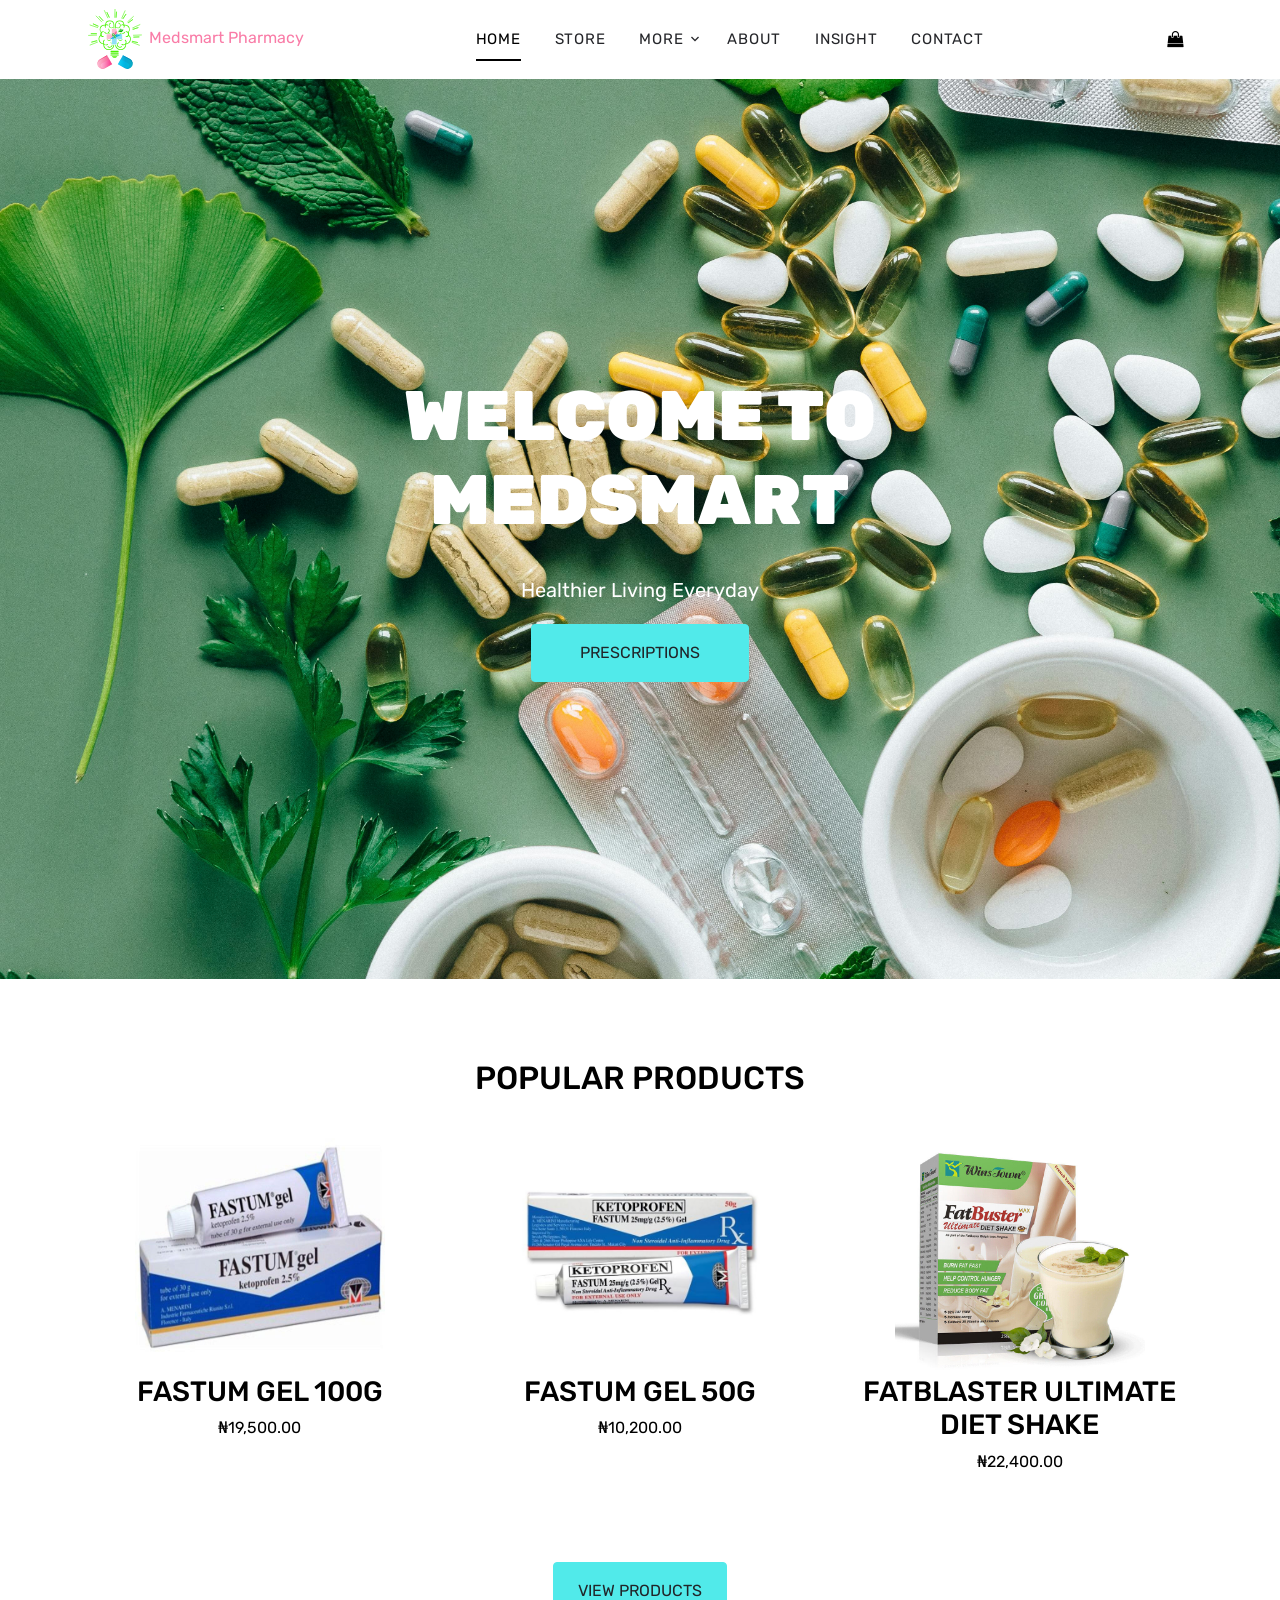
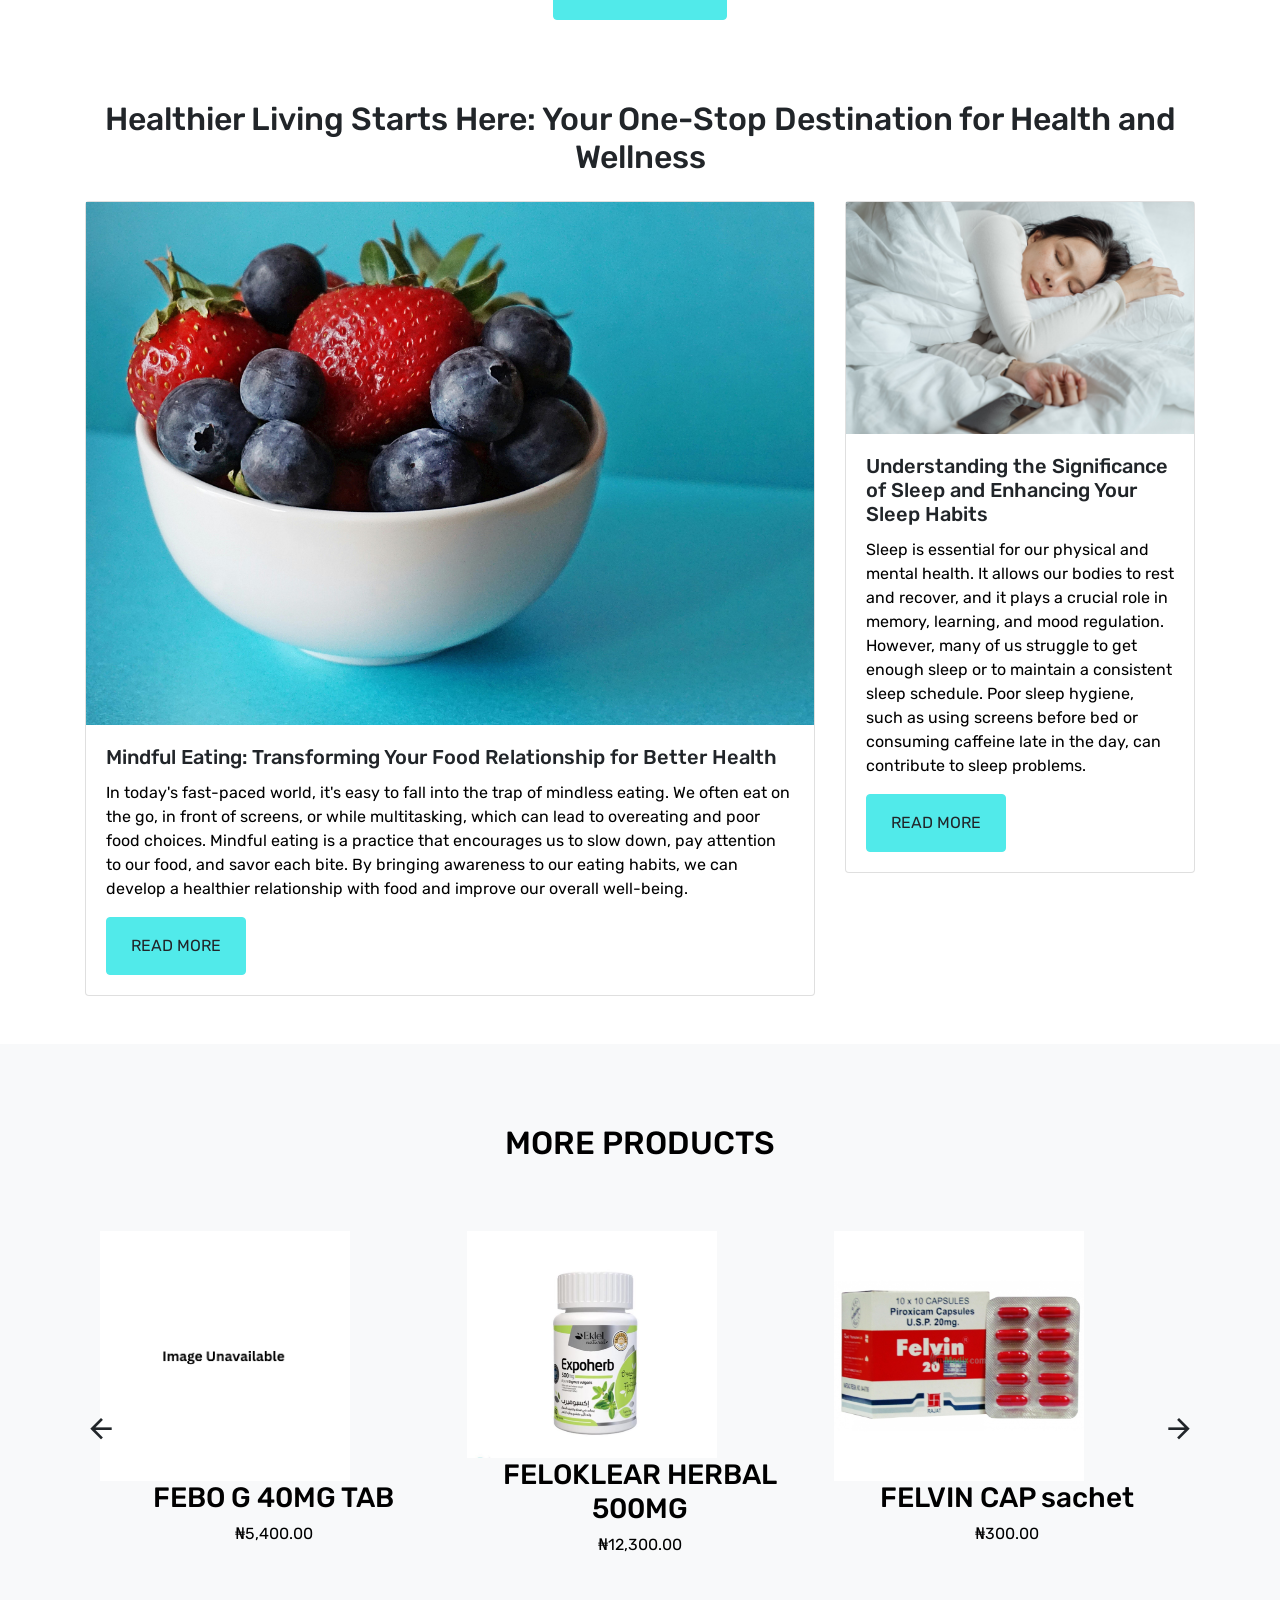
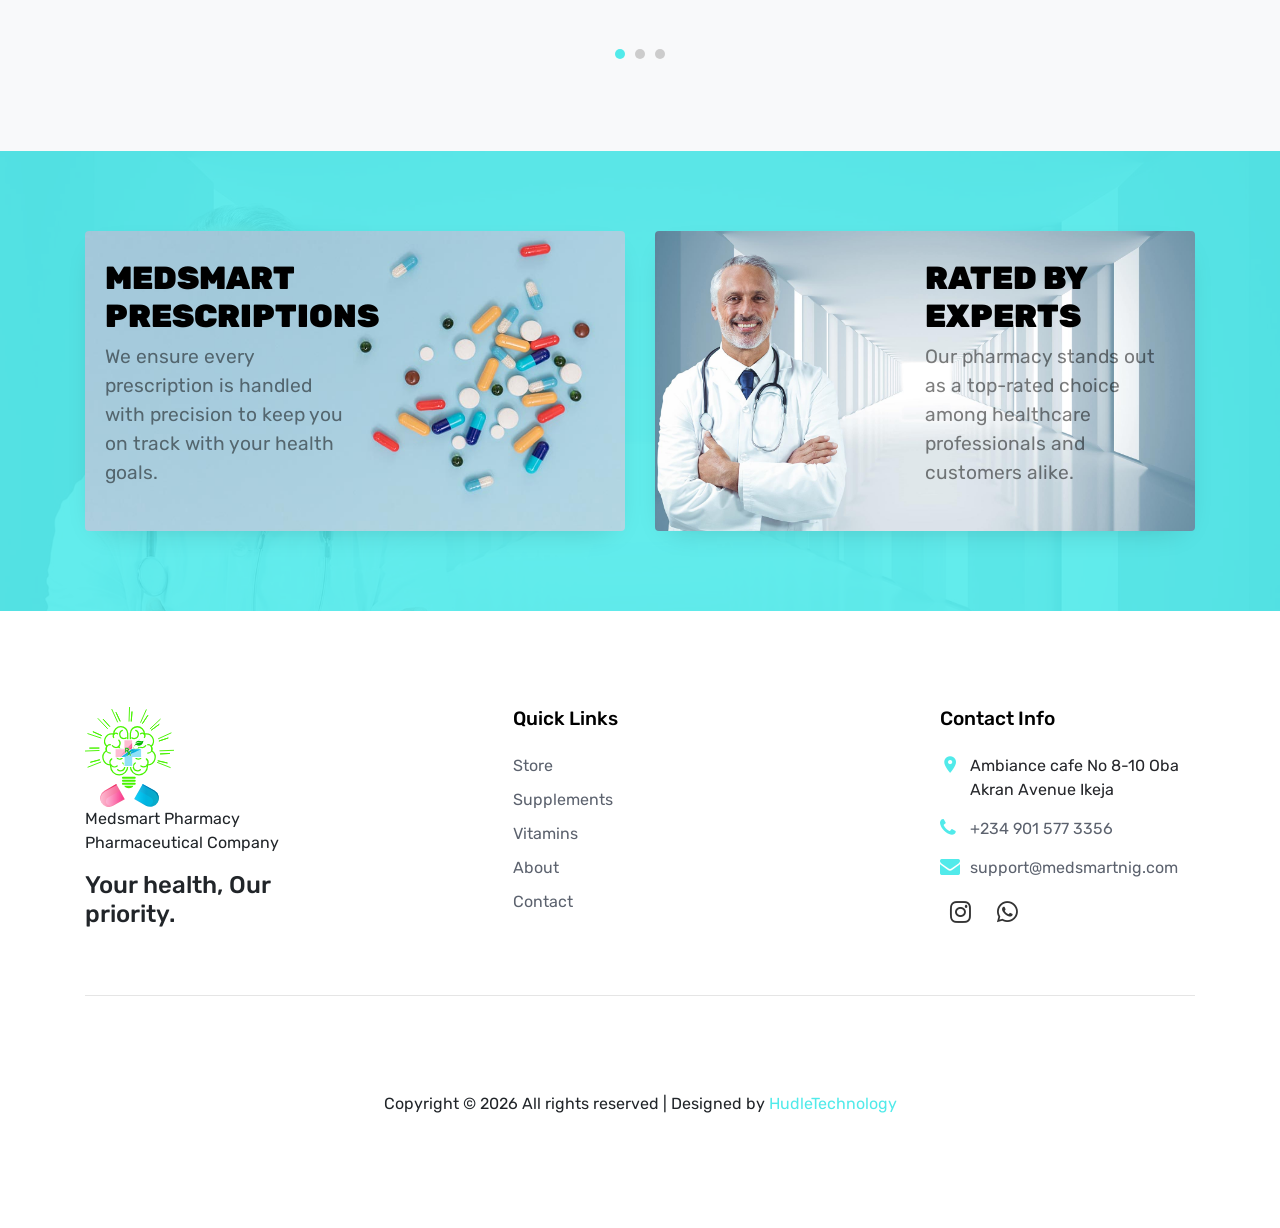
<file: index.html>
<!DOCTYPE html>
<html lang="en">
  <head>
    <title>Medsmart Pharmacy</title>
    <meta charset="utf-8" />
    <meta
      name="viewport"
      content="width=device-width, initial-scale=1, shrink-to-fit=no"
    />

    <link
      href="https://fonts.googleapis.com/css?family=Rubik:400,700|Crimson+Text:400,400i"
      rel="stylesheet"
    /> 
    <link rel="stylesheet" href="css/style.css" />
    
    <link rel="stylesheet" href="fonts/icomoon/style.css" />
   
    <link rel="stylesheet" href="css/bootstrap.min.css" />
    <link rel="stylesheet" href="css/magnific-popup.css" />
    <link rel="stylesheet" href="css/jquery-ui.css" />
    <link rel="stylesheet" href="css/owl.carousel.min.css" />
    <link rel="stylesheet" href="css/owl.theme.default.min.css" />
    <link rel="shortcut icon" type="image/x-icon" href="logo/logo2.svg" />

    <link rel="stylesheet" href="css/aos.css" />


  
    <!-- ...existing code... -->
    <link rel="stylesheet" href="https://cdnjs.cloudflare.com/ajax/libs/font-awesome/6.0.0-beta3/css/all.min.css">
    <!-- ...existing code... -->
  </head>

  <body>
    <script type="text/javascript">
      var _smartsupp = _smartsupp || {};
      _smartsupp.key = "ed37220a794fe4cadd89837cb8a7d939d6346597";
      window.smartsupp ||
        (function (d) {
          var s,
            c,
            o = (smartsupp = function () {
              o._.push(arguments);
            });
          o._ = [];
          s = d.getElementsByTagName("script")[0];
          c = d.createElement("script");
          c.type = "text/javascript";
          c.charset = "utf-8";
          c.async = true;
          c.src = "https://www.smartsuppchat.com/loader.js?";
          s.parentNode.insertBefore(c, s);
        })(document);
    </script>

    <div class="site-wrap">
      <div class="site-navbar py-2">
        <div class="search-wrap">
          <div class="container">
            <a href="#" class="search-close js-search-close"
              ><span class="icon-close2"></span
            ></a>
            <form action="#" method="post">
              <input
                type="text"
                class="form-control"
                placeholder="Search keyword and hit enter..."
              />
            </form>
          </div>
        </div>

        <div class="container">
          <div class="d-flex align-items-center justify-content-between">
            <div class="logo">
              <div class="site-logo">
                <img
                  src="images/logo/logo2.svg"
                 height="60px"
                 width="60px"
                />  <span style="color:#f97ca7">     
                Medsmart Pharmacy
                </span>
                
              </div>
            </div>
            <div class="main-nav d-none d-lg-block">
              <nav
                class="site-navigation text-right text-md-center"
                role="navigation"
              >
                <ul class="site-menu js-clone-nav d-none d-lg-block">
                  <li class="active"><a href="index.html">Home</a></li>
                  <li><a href="shop.html">Store</a></li>
                   <li class="has-children">
                    <a href="#">More</a>
                    <ul class="dropdown">
                      <li><a href="prescription.html">Prescription</a></li>
                      
                    </ul>
                  </li>
                  <li><a href="about.html">About</a></li>
                   <li><a href="insight.html">Insight</a></li>
                   <li><a href="contact.html">Contact</a></li>
                </ul>
              </nav>
            </div>
            <div class="icons">
              <a href="cart.html" class="icons-btn d-inline-block bag">
                <span class="icon-shopping-bag"></span>
              </a>
              <a
                href="#"
                class="site-menu-toggle js-menu-toggle ml-3 d-inline-block d-lg-none"
                ><span class="icon-menu"></span
              ></a>
            </div>
          </div>
        </div>
      </div>

      <div
        class="site-blocks-cover"
        style="background-image: url('images/hero_1.jpg')"
      >
        <div class="container">
          <div class="row">
            <div class="col-lg-7 mx-auto order-lg-2 align-self-center">
              <div class="site-block-cover-content text-center">
                <h1>Welcome To Medsmart</h1>
                <p>Healthier Living Everyday</p>
                <a href="prescription.html" class="btn btn-primary px-5 py-3">Prescriptions</a>
              </div>
            </div>
          </div>
        </div>
      </div>

      <div class="site-section">
        <div class="container">
          <div class="row">
            <div class="title-section text-center col-12">
              <h2 class="text-uppercase">Popular Products</h2>
            </div>
          </div>

          <style>
            .item img {
              width: 100%;
              height: auto;
              max-width: 250px;
              max-height: 250px;
              object-fit: cover;
            }
          </style>

          <div class="row">
            <div class="col-sm-6 col-lg-4 text-center item mb-4">
             
              <a href="shop-single.html">
                <img src="drugs/fastumgel100g.jpg" alt="Image" 
              /></a>
              <h3 class="text-dark"><a href="shop-single.html">FASTUM GEL 100G
              </a></h3>
              <p class="price">₦19,500.00</p>
            </div>
            <div class="col-sm-6 col-lg-4 text-center item mb-4">
              <a href="shop-single.html">
                <img src="drugs/fastumgel50g.jpg" alt="Image"
              /></a>
              <h3 class="text-dark">
                <a href="shop-single.html">FASTUM GEL 50G
                </a>
              </h3>
              <p class="price">₦10,200.00</p>
            </div>
            <div class="col-sm-6 col-lg-4 text-center item mb-4">
              <a href="shop-single.html">
                <img src="drugs/imagesFATBLASTERULTIMATEDIETSHAKE.jpg" alt="Image"
              /></a>
              <h3 class="text-dark">
                <a href="shop-single.html">FATBLASTER ULTIMATE  DIET SHAKE
                </a>
              </h3>
              <p class="price">₦22,400.00</p>
            </div>
          </div>
          <div class="row mt-5">
            <div class="col-12 text-center">
              <a href="shop.html" class="btn btn-primary px-4 py-3"
                >View Products</a
              >
            </div>
          </div>
        </div>
      </div>

      <!------------------------Blog Area---------------------->
      <section class="contact-section section-padding" id="section_4">
        <div class="container">
          <h2 class="mb-0">
            <center>
              Healthier Living Starts Here: Your One-Stop Destination for Health
              and Wellness
            </center>
          </h2>
          <br />
          <div class="row">
            <div class="col-lg-8">
              <div class="card mb-4">
                <img
                  src="images/blog/05.jpg"
                  class="card-images-top"
                  alt="..."
                />
                <div class="card-body">
                  <h5 class="card-title">
                    Mindful Eating: Transforming Your Food Relationship for
                    Better Health
                  </h5>
                  <p class="card-text" style="color: black">
                    In today's fast-paced world, it's easy to fall into the trap
                    of mindless eating. We often eat on the go, in front of
                    screens, or while multitasking, which can lead to overeating
                    and poor food choices. Mindful eating is a practice that
                    encourages us to slow down, pay attention to our food, and
                    savor each bite. By bringing awareness to our eating habits,
                    we can develop a healthier relationship with food and
                    improve our overall well-being.
                  </p>
                  <a href="insight.html" class="btn btn-primary px-4 py-3"
                    >Read More</a
                  >
                </div>
              </div>
            </div>
            <div class="col-lg-4">
              <div class="card mb-4">
                <img
                  src="images/blog/02.jpg"
                  class="card-images-top"
                  alt="..."
                />
                <div class="card-body">
                  <h5 class="card-title">
                    Understanding the Significance of Sleep and Enhancing Your
                    Sleep Habits
                  </h5>
                  <p class="card-text" style="color: black">
                    Sleep is essential for our physical and mental health. It
                    allows our bodies to rest and recover, and it plays a
                    crucial role in memory, learning, and mood regulation.
                    However, many of us struggle to get enough sleep or to
                    maintain a consistent sleep schedule. Poor sleep hygiene,
                    such as using screens before bed or consuming caffeine late
                    in the day, can contribute to sleep problems.
                  </p>
                  <a href="insight.html" class="btn btn-primary px-4 py-3"
                    >Read More</a
                  >
                </div>
              </div>
            </div>
          </div>
          <br />

      </section>

      <style>
        .item img {
          width: 100%;
          height: auto;
          max-width: 250px;
          max-height: 250px;
          object-fit: cover;
        }
      </style>

          <div class="site-section bg-light">
            <div class="container">
              <div class="row">
                <div class="title-section text-center col-12">
                  <h2 class="text-uppercase">More Products</h2>
                </div>
              </div>
              <div class="row">
                <div class="col-md-12 block-3 products-wrap">
                  <div class="nonloop-block-3 owl-carousel">
                    <div class="text-center item mb-4">
                      <a href="shop-single.html">
                        <img src="drugs/ImageUnavailable.png" alt="Image"
                      /></a>
                      <h3 class="text-dark">
                        <a href="shop-single.html">FEBO G 40MG TAB
                        </a>
                      </h3>
                      <p class="price">₦5,400.00</p>
                    </div>

                    <div class="text-center item mb-4">
                      <a href="shop-single.html">
                        <img src="drugs/FELOKLEARHERBAL500MG.jpg" alt="Image"
                      /></a>
                      <h3 class="text-dark">
                        <a href="shop-single.html">FELOKLEAR HERBAL 500MG
                        </a>
                      </h3>
                      <p class="price">₦12,300.00</p>
                    </div>

                    <div class="text-center item mb-4">
                      <a href="shop-single.html">
                        <img src="drugs/FELVINCAPsachet.jpg" alt="Image"
                      /></a>
                      <h3 class="text-dark">
                        <a href="shop-single.html">FELVIN CAP sachet
                        </a>
                      </h3>
                      <p class="price">₦300.00</p>
                    </div>

                    <div class="text-center item mb-4">
                      <a href="shop-single.html">
                        <img src="drugs/ImageUnavailable.png" alt="Image"
                      /></a>
                      <h3 class="text-dark">
                        <a href="shop-single.html">FELXICAM CAPS SACHET
                        </a>
                      </h3>
                      <p class="price">₦1,200.00</p>
                    </div>

                    <div class="text-center item mb-4">
                      <a href="shop-single.html">
                        <img src="drugs/ImageUnavailable.png" alt="Image"
                      /></a>
                      <h3 class="text-dark">
                        <a href="shop-single.html">FEMFRESH INTIMATE HYGIENE *ORANGE

                        </a>
                      </h3>
                      <p class="price">₦7,000.00</p>
                    </div>

                    <div class="text-center item mb-4">
                      <a href="shop-single.html">
                        <img src="drugs/ImageUnavailable.png" alt="Image"
                      /></a>
                      <h3 class="text-dark">
                        <a href="shop-single.html">FEMFRESH INTIMATE HYGIENE *ORANGE 150ML

                      </h3>
                      <p class="price">₦5,200.00</p>
                    </div>

                    <div class="text-center item mb-4">
                      <a href="shop-single.html">
                        <img src="drugs/ImageUnavailable.png" alt="Image"
                      /></a>
                      <h3 class="text-dark">
                        <a href="shop-single.html">FEMFRESH INTIMATE HYGIENE *WHITE

                        </a>
                      </h3>
                      <p class="price">₦7,000.00</p>
                    </div>


                    <div class="text-center item mb-4">
                      <a href="shop-single.html">
                        <img src="drugs/ImageUnavailable.png" alt="Image"
                      /></a>
                      <h3 class="text-dark">
                        <a href="shop-single.html">FEMFRESH POWER 200MLS

                        </a>
                      </h3>
                      <p class="price">₦6,500.00</p>
                    </div>


                  </div>
                </div>
              </div>
            </div>
          </div>

          <div
            class="site-section bg-secondary bg-image"
            style="background-image: url('images/bg_2.jpg')"
          >
            <div class="container">
              <div class="row align-items-stretch">
                <div class="col-lg-6 mb-5 mb-lg-0">
                  <a
                    href="#"
                    class="banner-1 h-100 d-flex"
                    style="background-image: url('images/bg_1.jpg')"
                  >
                    <div class="banner-1-inner align-self-center">
                      <h2>Medsmart Prescriptions</h2>
                      <p>
                        We ensure every prescription is handled with precision
                        to keep you on track with your health goals.
                      </p>
                    </div>
                  </a>
                </div>
                <div class="col-lg-6 mb-5 mb-lg-0">
                  <a
                    href="#"
                    class="banner-1 h-100 d-flex"
                    style="background-image: url('images/bg_2.jpg')"
                  >
                    <div class="banner-1-inner ml-auto align-self-center">
                      <h2>Rated by Experts</h2>
                      <p>
                        Our pharmacy stands out as a top-rated choice among
                        healthcare professionals and customers alike.
                      </p>
                    </div>
                  </a>
                </div>
              </div>
            </div>
          </div>

          <footer class="site-footer">
            <div class="container">
              <div class="row">
                <div class="col-md-6 col-lg-3 mb-4 mb-lg-0">
                  <div class="block-7">
                    <img src="logo/logo2.svg" height="100px width=100px" />
                    <p>
                      Medsmart Pharmacy <br />
                      Pharmaceutical Company
                    </p>
    
                    <h4>Your health, Our priority.</h4>
                  </div>
                </div>
                <div class="col-lg-3 mx-auto mb-5 mb-lg-0">
                  <h3 class="footer-heading mb-4">Quick Links</h3>
                  <ul class="list-unstyled">
                    <li><a href="#">Store</a></li>
                    <li><a href="#">Supplements</a></li>
                    <li><a href="#">Vitamins</a></li>
                    <li><a href="#">About</a></li>
                    <li><a href="#">Contact</a></li>
                  </ul>
                </div>
    
                <div class="col-md-6 col-lg-3">
                  <div class="block-5 mb-5">
                    <h3 class="footer-heading mb-4">Contact Info</h3>
                    <ul class="list-unstyled">
                      <li class="address">
                        Ambiance cafe No 8-10 Oba Akran Avenue Ikeja
                      </li>
                      <li class="phone">
                        <a href="tel:0901 577 3356">+234 901 577 3356</a>
                      </li>
                      <li class="email">
                        <a href="mailto:support@medsmartnig.com"
                          >support@medsmartnig.com</a
                        >
                      </li>
                      <p>
                        <a href="https://www.instagram.com/yourprofile" target="_blank" class="social-icon">
                          <i class="fab fa-instagram"></i>
                        </a>
                        <a href="https://wa.me/yourwhatsappnumber" target="_blank" class="social-icon">
                          <i class="fab fa-whatsapp"></i>
                        </a>
                      </p>
                    </ul>
                  </div>
                </div>
              </div>
    
    <!---css for social media links-->
    <style>
      .social-icon {
        margin: 0 10px;
        color: #333;
        font-size: 24px;
        text-decoration: none;
      }
      
      .social-icon:hover {
        color: #007bff;
      }
    </style>
    
              <hr>
    
              <div class="row pt-5 mt-5 text-center">
                <div class="col-md-12">
                  <p>
                    Copyright &copy;
                    <script>
                      document.write(new Date().getFullYear());
                    </script>
                    All rights reserved | Designed by
                    <a href="https://hudletechnology.com">HudleTechnology</a>
                  </p>
                </div>
              </div>
            </div>
          </footer>
        </div>

        <script src="js/jquery-3.3.1.min.js"></script>
        <script src="js/jquery-ui.js"></script>
        <script src="js/popper.min.js"></script>
        <script src="js/bootstrap.min.js"></script>
        <script src="js/owl.carousel.min.js"></script>
        <script src="js/jquery.magnific-popup.min.js"></script>
        <script src="js/aos.js"></script>

        <script src="js/main.js"></script>
      </section>
    </div>
  </body>
</html>
</file>
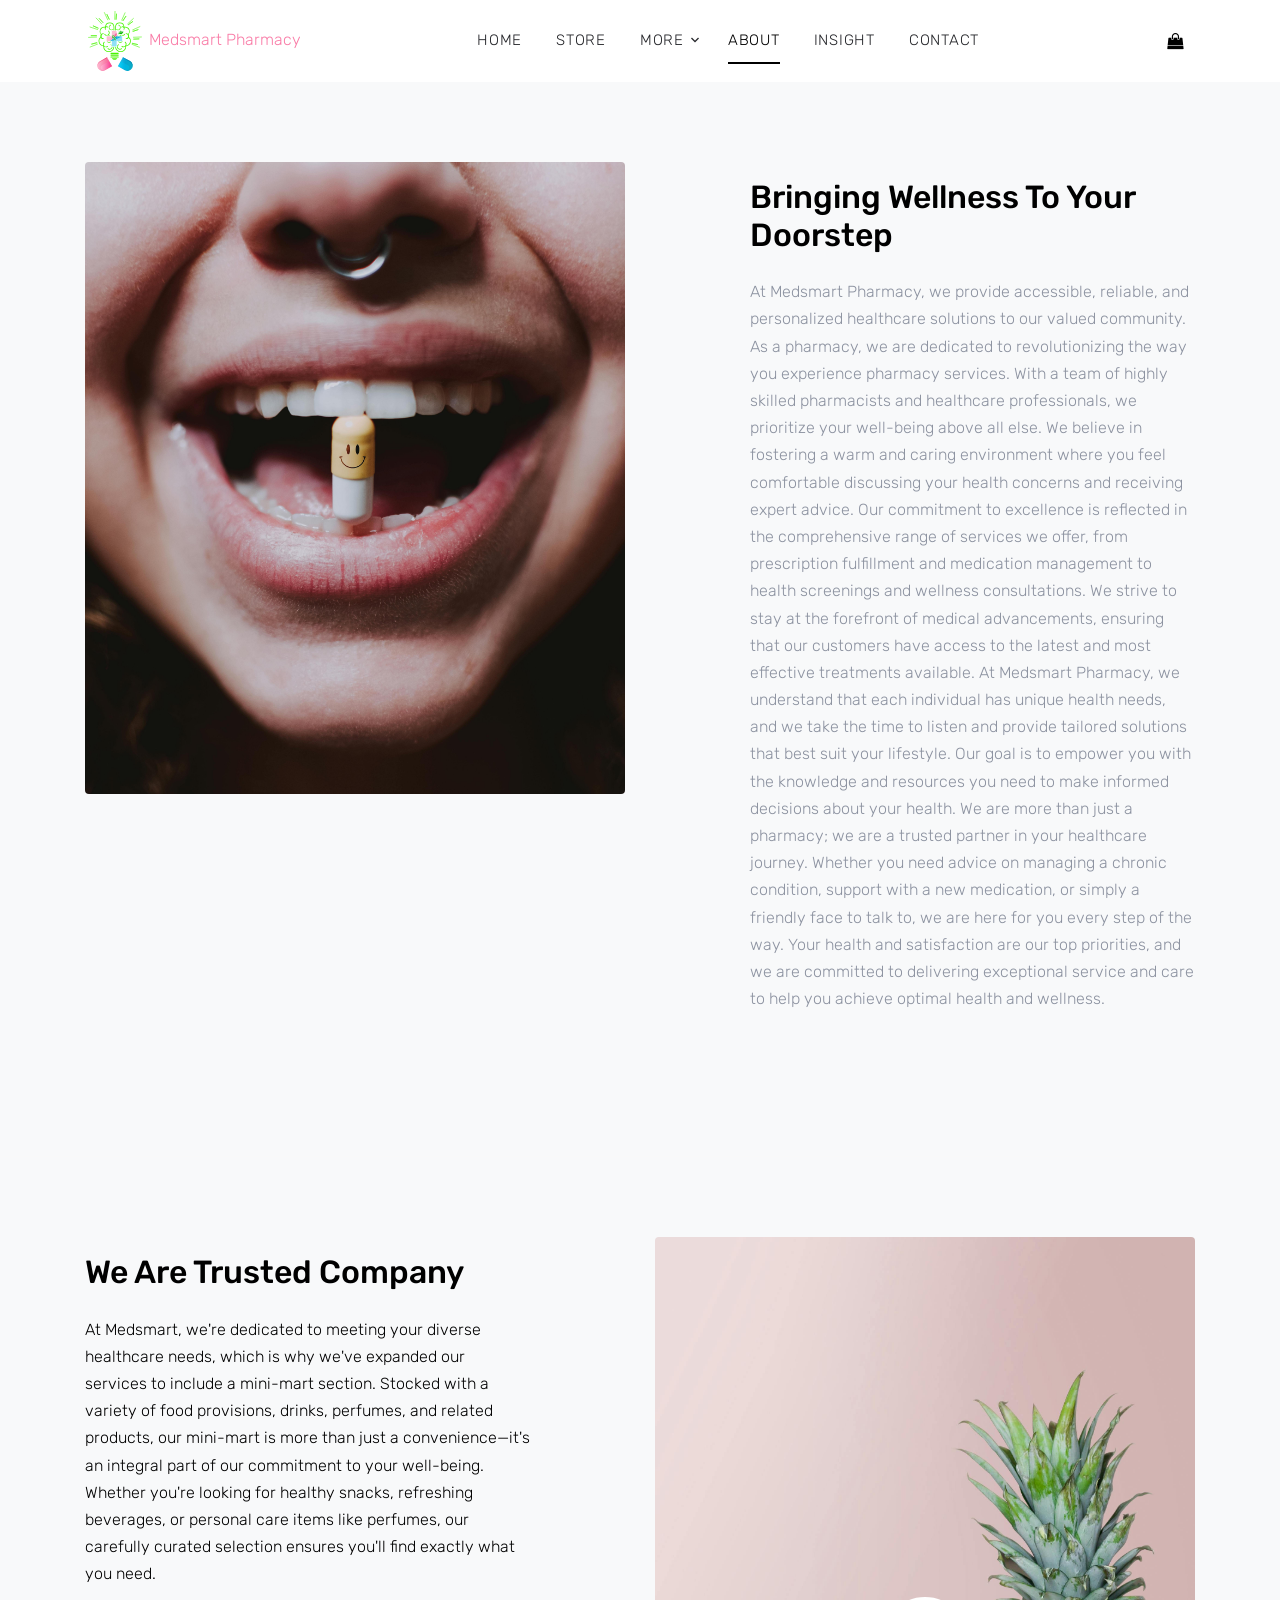
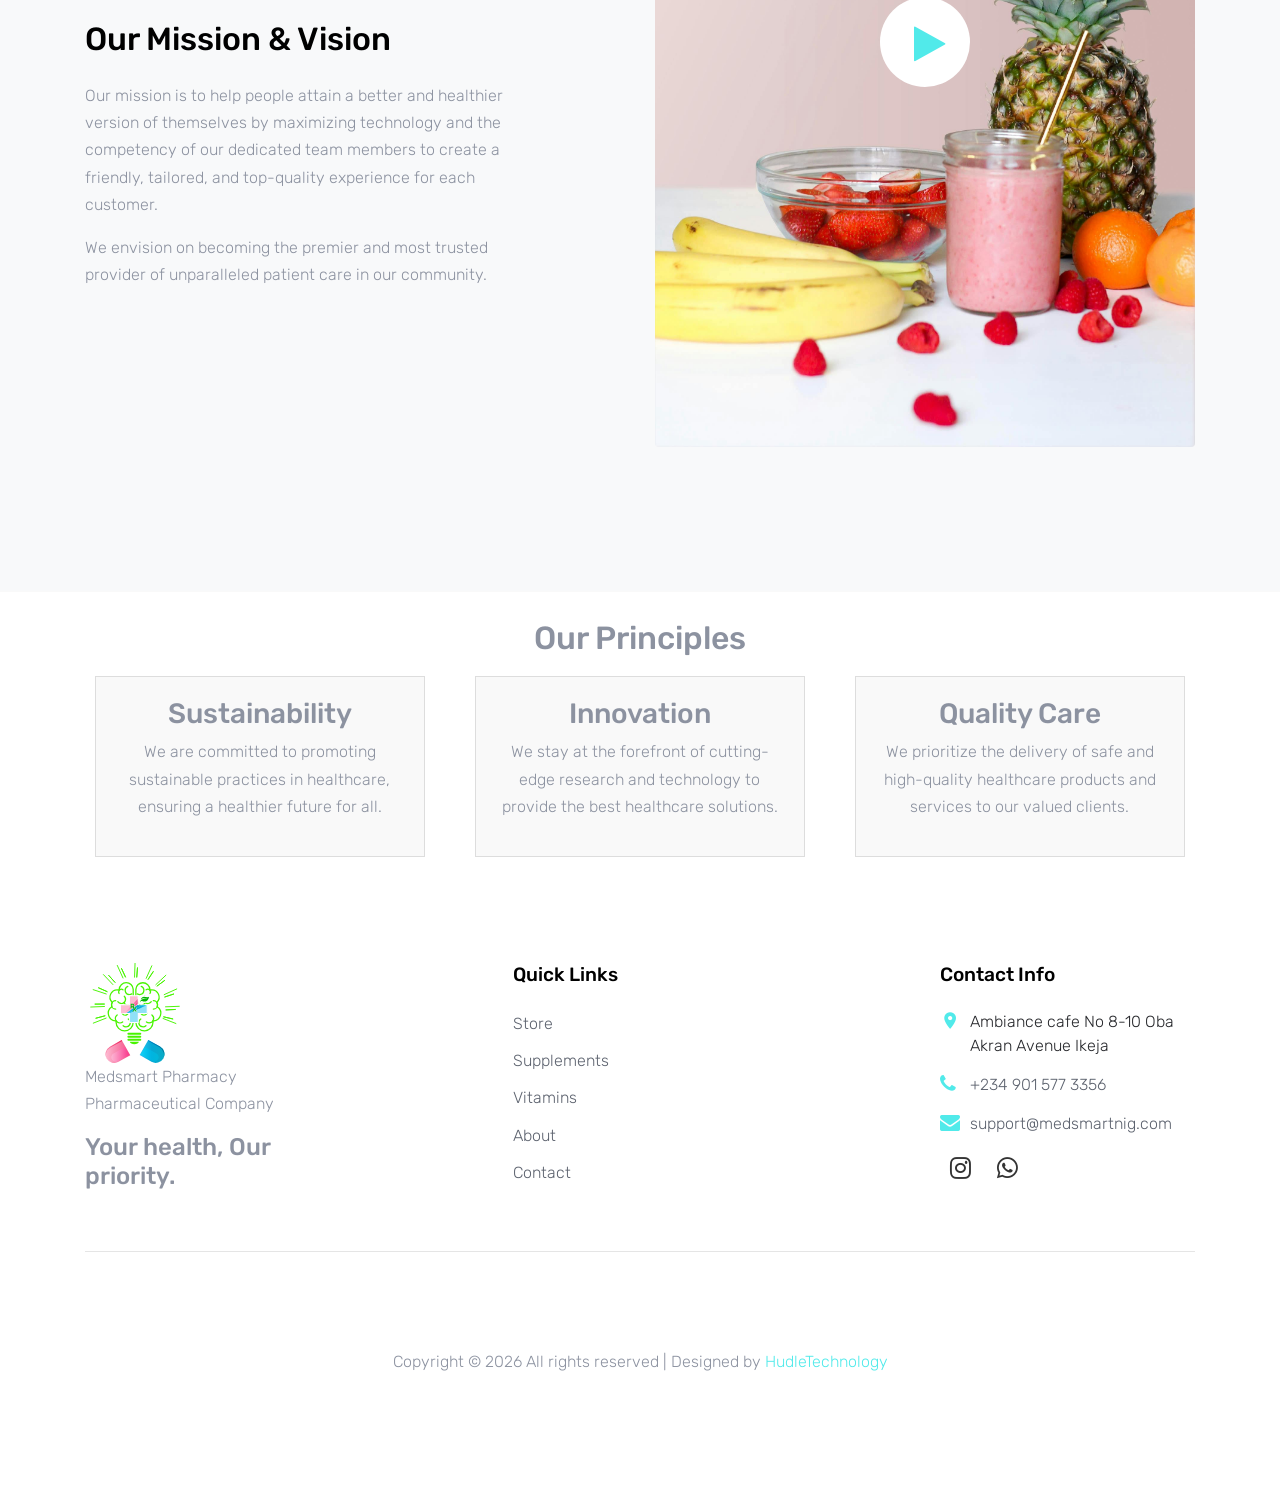
<file: about.html>
<!DOCTYPE html>
<html lang="en">
  <head>
    <title>Medsmart Pharmacy</title>
    <meta charset="utf-8" />
    <meta
      name="viewport"
      content="width=device-width, initial-scale=1, shrink-to-fit=no"
    />

    <link
      href="https://fonts.googleapis.com/css?family=Rubik:400,700|Crimson+Text:400,400i"
      rel="stylesheet"
    />
    <link rel="stylesheet" href="fonts/icomoon/style.css" />

    <link rel="stylesheet" href="css/bootstrap.min.css" />
    <link rel="stylesheet" href="css/magnific-popup.css" />
    <link rel="stylesheet" href="css/jquery-ui.css" />
    <link rel="stylesheet" href="css/owl.carousel.min.css" />
    <link rel="stylesheet" href="css/owl.theme.default.min.css" />

    <link rel="stylesheet" href="css/aos.css" />

    <link rel="stylesheet" href="css/style.css" />
    <link rel="shortcut icon" type="image/x-icon" href="logo/logo2.svg" />
 
    <!-- ...existing code... -->
    <link rel="stylesheet" href="https://cdnjs.cloudflare.com/ajax/libs/font-awesome/6.0.0-beta3/css/all.min.css">
    <!-- ...existing code... -->
  </head>

  <body>
    <script type="text/javascript">
      var _smartsupp = _smartsupp || {};
      _smartsupp.key = "ed37220a794fe4cadd89837cb8a7d939d6346597";
      window.smartsupp ||
        (function (d) {
          var s,
            c,
            o = (smartsupp = function () {
              o._.push(arguments);
            });
          o._ = [];
          s = d.getElementsByTagName("script")[0];
          c = d.createElement("script");
          c.type = "text/javascript";
          c.charset = "utf-8";
          c.async = true;
          c.src = "https://www.smartsuppchat.com/loader.js?";
          s.parentNode.insertBefore(c, s);
        })(document);
    </script>
    <div class="site-wrap">
      <div class="site-navbar py-2">
        <div class="search-wrap">
          <div class="container">
            <a href="#" class="search-close js-search-close"
              ><span class="icon-close2"></span
            ></a>
            <form action="#" method="post">
              <input
                type="text"
                class="form-control"
                placeholder="Search keyword and hit enter..."
              />
            </form>
          </div>
        </div>

        <div class="container">
          <div class="d-flex align-items-center justify-content-between">
            <div class="logo">
              <div class="site-logo">
                <img src="images/logo/logo2.svg" height="60px" width="60px" />
                <span style="color: #f97ca7"> Medsmart Pharmacy </span>
              </div>
            </div>
            <div class="main-nav d-none d-lg-block">
              <nav
                class="site-navigation text-right text-md-center"
                role="navigation"
              >
                <ul class="site-menu js-clone-nav d-none d-lg-block">
                  <li><a href="index.html">Home</a></li>
                  <li><a href="shop.html">Store</a></li>
                   <li class="has-children">
                    <a href="#">More</a>
                    <ul class="dropdown">
                      <li><a href="prescription.html">Prescription</a></li>
                      
                    </ul>
                  </li>
                  <li class="active"><a href="about.html">About</a></li>
                   <li><a href="insight.html">Insight</a></li>
                   <li><a href="contact.html">Contact</a></li>
                </ul>
              </nav>
            </div>
            <div class="icons">
              <a href="cart.html" class="icons-btn d-inline-block bag">
                <span class="icon-shopping-bag"></span>
              </a>
              <a
                href="#"
                class="site-menu-toggle js-menu-toggle ml-3 d-inline-block d-lg-none"
                ><span class="icon-menu"></span
              ></a>
            </div>
          </div>
        </div>
      </div>
   
      <div class="site-section bg-light custom-border-bottom" data-aos="fade">
        <div class="container">
          <div class="row mb-5">
            <div class="col-md-6">
              <div class="block-16">
                <figure>
                  <img
                    src="images/h1.jpg"
                    alt="Image placeholder"
                    class="img-fluid rounded"
                  />
                 
                </figure>
              </div>
            </div>
            <div class="col-md-1"></div>
            <div class="col-md-5">
              <div class="site-section-heading pt-3 mb-4">
                <h2 class="text-black">Bringing Wellness To Your Doorstep</h2>
              </div>
              <p>
                At Medsmart Pharmacy, we provide accessible, reliable, and personalized healthcare solutions to our valued community. As a pharmacy, we are dedicated to revolutionizing the way you experience pharmacy services. With a team of highly skilled pharmacists and healthcare professionals, we prioritize your well-being above all else. We believe in fostering a warm and caring environment where you feel comfortable discussing your health concerns and receiving expert advice.
              
                Our commitment to excellence is reflected in the comprehensive range of services we offer, from prescription fulfillment and medication management to health screenings and wellness consultations. We strive to stay at the forefront of medical advancements, ensuring that our customers have access to the latest and most effective treatments available.
              
                At Medsmart Pharmacy, we understand that each individual has unique health needs, and we take the time to listen and provide tailored solutions that best suit your lifestyle. Our goal is to empower you with the knowledge and resources you need to make informed decisions about your health.
              
                We are more than just a pharmacy; we are a trusted partner in your healthcare journey. Whether you need advice on managing a chronic condition, support with a new medication, or simply a friendly face to talk to, we are here for you every step of the way. Your health and satisfaction are our top priorities, and we are committed to delivering exceptional service and care to help you achieve optimal health and wellness.
              </p>
            </div>
          </div>
        </div>
      </div>

      <div class="site-section bg-light custom-border-bottom" data-aos="fade">
        <div class="container">
          <div class="row mb-5">
            <div class="col-md-6 order-md-2">
              <div class="block-16">
                <figure>
                  <img
                    src="images/hero_11.jpg"
                    alt="Image placeholder"
                    class="img-fluid rounded"
                  />
                  <a
                    href="https://vimeo.com/channels/staffpicks/93951774"
                    class="play-button popup-vimeo"
                    ><span class="icon-play"></span
                  ></a>
                </figure>
              </div>
            </div>
            <div class="col-md-5 mr-auto">
              <div class="site-section-heading pt-3 mb-4">
                <h2 class="text-black">We Are Trusted Company</h2>
              </div>
              <p class="text-black">
                At Medsmart, we're dedicated to meeting your diverse healthcare
                needs, which is why we've expanded our services to include a
                mini-mart section. Stocked with a variety of food provisions,
                drinks, perfumes, and related products, our mini-mart is more
                than just a convenience—it's an integral part of our commitment
                to your well-being. Whether you're looking for healthy snacks,
                refreshing beverages, or personal care items like perfumes, our
                carefully curated selection ensures you'll find exactly what you
                need.
              </p>

              <div class="site-section-heading pt-3 mb-4">
                <h2 class="text-black">Our Mission & Vision</h2>
              </div>

              <p>
                Our mission is to help people attain a better and healthier
                version of themselves by maximizing technology and the
                competency of our dedicated team members to create a friendly,
                tailored, and top-quality experience for each customer.
              </p>

              <p>
                We envision on becoming the premier and most trusted provider of
                unparalleled patient care in our community.
              </p>
            </div>
          </div>
        </div>
      </div>
      <br />

      <center> <h2>Our Principles</h2> </center>

      <!-- ...existing code... -->
<div class="container">
  <div class="row">
    <div class="col-md-4">
      <div class="box">
        <h3>Sustainability</h3>
        <p>We are committed to promoting sustainable practices in healthcare, ensuring a healthier future for all.</p>
      </div>
    </div>
    <div class="col-md-4">
      <div class="box">
        <h3>Innovation</h3>
        <p>We stay at the forefront of cutting-edge research and technology to provide the best healthcare solutions.</p>
      </div>
    </div>
    <div class="col-md-4">
      <div class="box">
        <h3>Quality Care</h3>
        <p>We prioritize the delivery of safe and high-quality healthcare products and services to our valued clients.</p>
      </div>
    </div>
  </div>
</div>
<!-- ...existing code... -->

<style>
  .box {
    border: 1px solid #ddd;
    padding: 20px;
    margin: 10px;
    text-align: center;
    background-color: #f9f9f9;
  }
</style>

   

      <footer class="site-footer">
        <div class="container">
          <div class="row">
        <div class="col-md-6 col-lg-3 mb-4 mb-lg-0">
          <div class="block-7">
            <img src="logo/logo2.svg" height="100px" width="100px" />
            <p>
          Medsmart Pharmacy <br />
          Pharmaceutical Company
            </p>

            <h4>Your health, Our priority.</h4>
          </div>
        </div>
        <div class="col-lg-3 mx-auto mb-5 mb-lg-0">
          <h3 class="footer-heading mb-4">Quick Links</h3>
          <ul class="list-unstyled">
            <li><a href="#">Store</a></li>
            <li><a href="#">Supplements</a></li>
            <li><a href="#">Vitamins</a></li>
            <li><a href="#">About</a></li>
            <li><a href="#">Contact</a></li>
          </ul>
        </div>

        <div class="col-md-6 col-lg-3">
          <div class="block-5 mb-5">
            <h3 class="footer-heading mb-4">Contact Info</h3>
            <ul class="list-unstyled">
          <li class="address">
            Ambiance cafe No 8-10 Oba Akran Avenue Ikeja
          </li>
          <li class="phone">
            <a href="tel:0901 577 3356">+234 901 577 3356</a>
          </li>
          <li class="email">
            <a href="mailto:support@medsmartnig.com"
              >support@medsmartnig.com</a
            >
          </li>
          <p>
            <a href="https://www.instagram.com/yourprofile" target="_blank" class="social-icon">
              <i class="fab fa-instagram"></i>
            </a>
            <a href="https://wa.me/yourwhatsappnumber" target="_blank" class="social-icon">
              <i class="fab fa-whatsapp"></i>
            </a>
          </p>
            </ul>
          </div>
        </div>
          </div>

    <!---css for social media links-->
    <style>
      .social-icon {
        margin: 0 10px;
        color: #333;
        font-size: 24px;
        text-decoration: none;
      }
      
      .social-icon:hover {
        color: #007bff;
      }
    </style>

          <hr>

          <div class="row pt-5 mt-5 text-center">
        <div class="col-md-12">
          <p>
            Copyright &copy;
            <script>
          document.write(new Date().getFullYear());
            </script>
            All rights reserved | Designed by
            <a href="https://hudletechnology.com">HudleTechnology</a>
          </p>
        </div>
          </div>
        </div>
      </footer>
    </div>

    <script src="js/jquery-3.3.1.min.js"></script>
    <script src="js/jquery-ui.js"></script>
    <script src="js/popper.min.js"></script>
    <script src="js/bootstrap.min.js"></script>
    <script src="js/owl.carousel.min.js"></script>
    <script src="js/jquery.magnific-popup.min.js"></script>
    <script src="js/aos.js"></script>

    <script src="js/main.js"></script>
  </body>
</html>
</file>
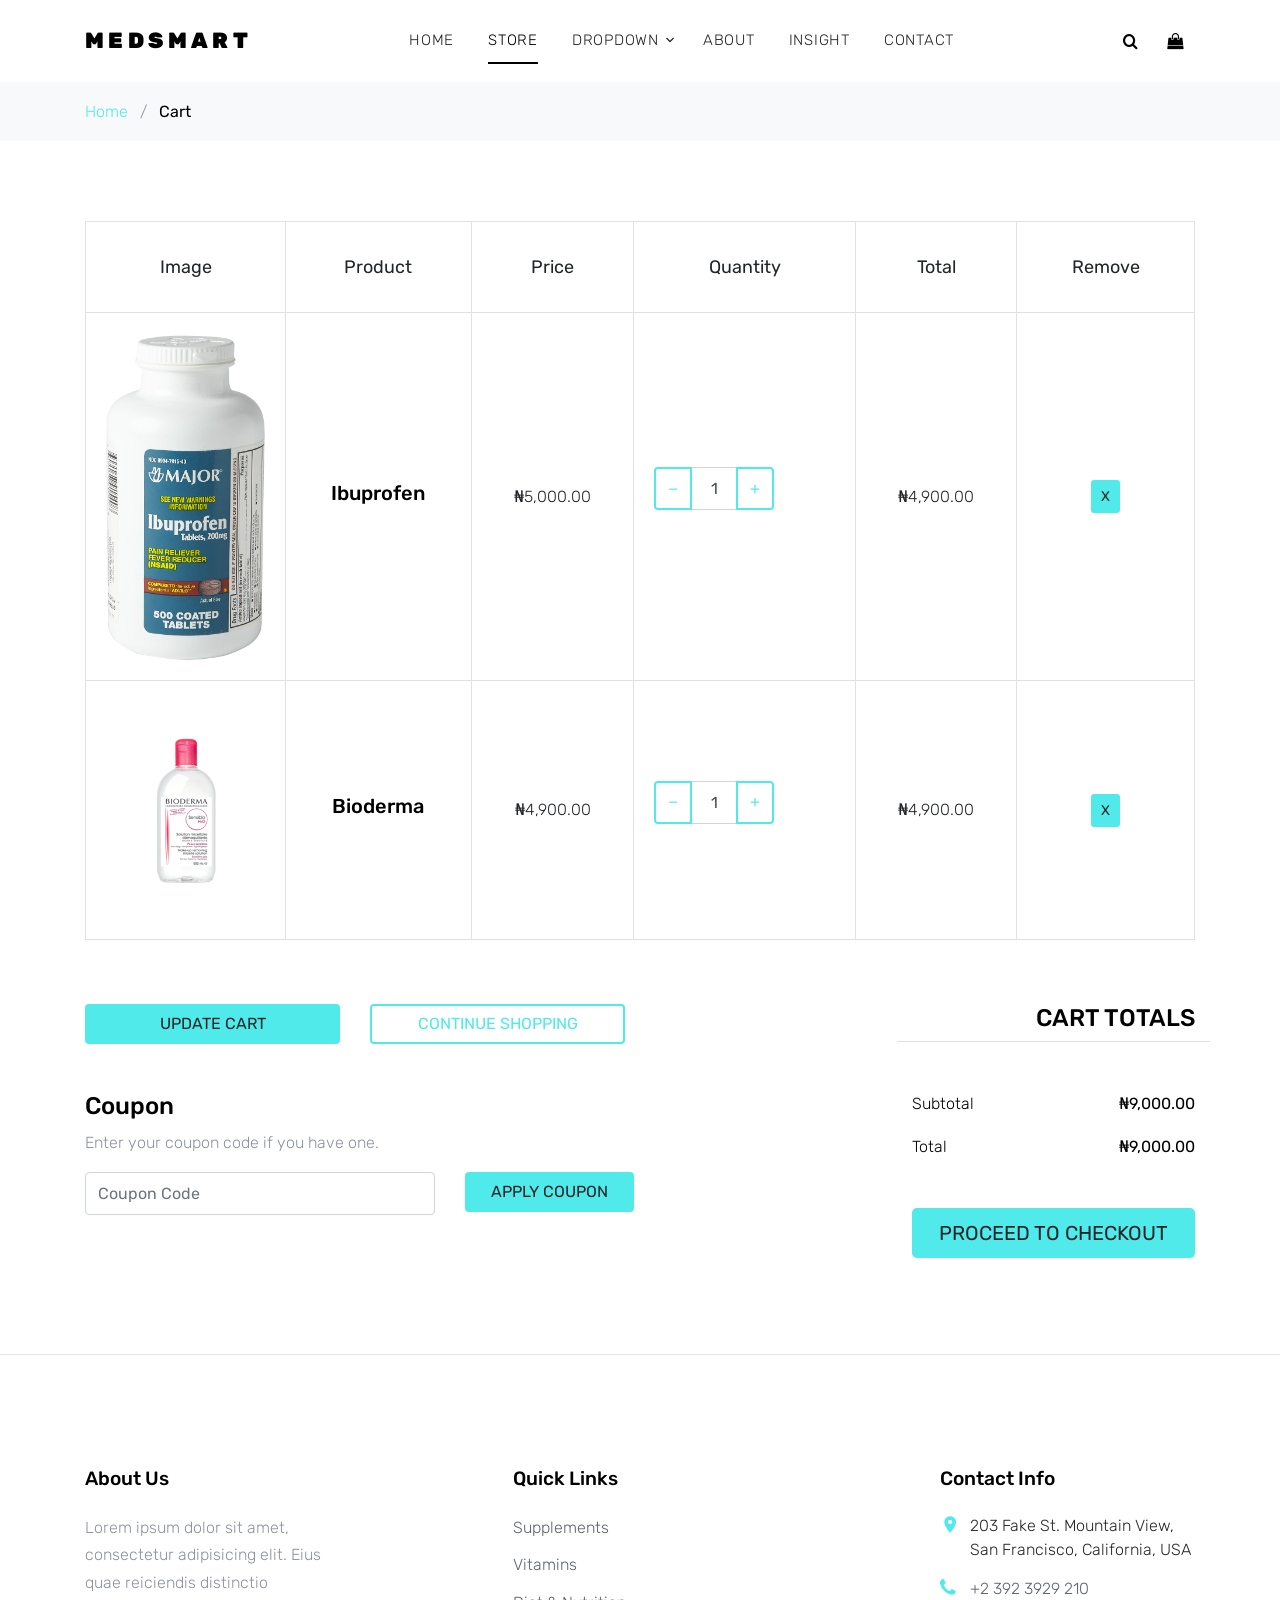
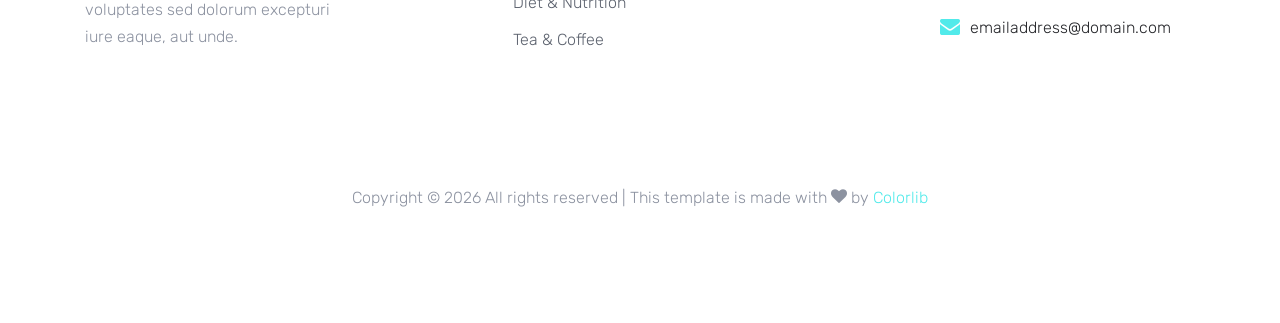
<file: cart.html>
<!DOCTYPE html>
<html lang="en">

<head>
  <title>Medsmart Pharmacy</title>
  <meta charset="utf-8">
  <meta name="viewport" content="width=device-width, initial-scale=1, shrink-to-fit=no">

  <link href="https://fonts.googleapis.com/css?family=Rubik:400,700|Crimson+Text:400,400i" rel="stylesheet">
  <link rel="stylesheet" href="fonts/icomoon/style.css">

  <link rel="stylesheet" href="css/bootstrap.min.css">
  <link rel="stylesheet" href="css/magnific-popup.css">
  <link rel="stylesheet" href="css/jquery-ui.css">
  <link rel="stylesheet" href="css/owl.carousel.min.css">
  <link rel="stylesheet" href="css/owl.theme.default.min.css">


  <link rel="stylesheet" href="css/aos.css">

  <link rel="stylesheet" href="css/style.css">

</head>

<body>
  <script type="text/javascript">
    var _smartsupp = _smartsupp || {};
    _smartsupp.key = "ed37220a794fe4cadd89837cb8a7d939d6346597";
    window.smartsupp ||
      (function (d) {
        var s,
          c,
          o = (smartsupp = function () {
            o._.push(arguments);
          });
        o._ = [];
        s = d.getElementsByTagName("script")[0];
        c = d.createElement("script");
        c.type = "text/javascript";
        c.charset = "utf-8";
        c.async = true;
        c.src = "https://www.smartsuppchat.com/loader.js?";
        s.parentNode.insertBefore(c, s);
      })(document);
  </script>

  <div class="site-wrap">


    <div class="site-navbar py-2">

      <div class="search-wrap">
        <div class="container">
          <a href="#" class="search-close js-search-close"><span class="icon-close2"></span></a>
          <form action="#" method="post">
            <input type="text" class="form-control" placeholder="Search keyword and hit enter...">
          </form>
        </div>
      </div>

      <div class="container">
        <div class="d-flex align-items-center justify-content-between">
          <div class="logo">
            <div class="site-logo">
              <a href="index.html" class="js-logo-clone">Medsmart</a>
            </div>
          </div>
          <div class="main-nav d-none d-lg-block">
            <nav class="site-navigation text-right text-md-center" role="navigation">
              <ul class="site-menu js-clone-nav d-none d-lg-block">
                <li><a href="index.html">Home</a></li>
                <li class="active"><a href="shop.html">Store</a></li>
                <li class="has-children">
                  <a href="#">Dropdown</a>
                  <ul class="dropdown">
                    <li><a href="#">Supplements</a></li>
                    <li class="has-children">
                      <a href="#">Vitamins</a>
                      <ul class="dropdown">
                        <li><a href="#">Supplements</a></li>
                        <li><a href="#">Vitamins</a></li>
                        <li><a href="#">Diet &amp; Nutrition</a></li>
                        <li><a href="#">Tea &amp; Coffee</a></li>
                      </ul>
                    </li>
                    <li><a href="#">Diet &amp; Nutrition</a></li>
                    <li><a href="#">Tea &amp; Coffee</a></li>

                  </ul>
                </li>
                <li><a href="about.html">About</a></li>
                 <li><a href="insight.html">Insight</a></li>
                   <li><a href="contact.html">Contact</a></li>
              </ul>
            </nav>
          </div>
          <div class="icons">
            <a href="#" class="icons-btn d-inline-block js-search-open"><span class="icon-search"></span></a>
            <a href="cart.html" class="icons-btn d-inline-block bag">
              <span class="icon-shopping-bag"></span>
             
            </a>
            <a href="#" class="site-menu-toggle js-menu-toggle ml-3 d-inline-block d-lg-none"><span
                class="icon-menu"></span></a>
          </div>
        </div>
      </div>
    </div>

    <div class="bg-light py-3">
      <div class="container">
        <div class="row">
          <div class="col-md-12 mb-0">
            <a href="index.html">Home</a> <span class="mx-2 mb-0">/</span> 
            <strong class="text-black">Cart</strong>
          </div>
        </div>
      </div>
    </div>

    <div class="site-section">
      <div class="container">
        <div class="row mb-5">
          <form class="col-md-12" method="post">
            <div class="site-blocks-table">
              <table class="table table-bordered">
                <thead>
                  <tr>
                    <th class="product-thumbnail">Image</th>
                    <th class="product-name">Product</th>
                    <th class="product-price">Price</th>
                    <th class="product-quantity">Quantity</th>
                    <th class="product-total">Total</th>
                    <th class="product-remove">Remove</th>
                  </tr>
                </thead>
                <tbody>
                  <tr>
                    <td class="product-thumbnail">
                      <img src="images/product_07_large.png" alt="Image" class="img-fluid">
                    </td>
                    <td class="product-name">
                      <h2 class="h5 text-black">Ibuprofen</h2>
                    </td>
                    <td>₦5,000.00</td>
                    <td>
                      <div class="input-group mb-3" style="max-width: 120px;">
                        <div class="input-group-prepend">
                          <button class="btn btn-outline-primary js-btn-minus" type="button">&minus;</button>
                        </div>
                        <input type="text" class="form-control text-center" value="1" placeholder=""
                          aria-label="Example text with button addon" aria-describedby="button-addon1">
                        <div class="input-group-append">
                          <button class="btn btn-outline-primary js-btn-plus" type="button">&plus;</button>
                        </div>
                      </div>
    
                    </td>
                    <td>₦4,900.00</td>
                    <td><a href="#" class="btn btn-primary height-auto btn-sm">X</a></td>
                  </tr>
    
                  <tr>
                    <td class="product-thumbnail">
                      <img src="images/product_01.png" alt="Image" class="img-fluid">
                    </td>
                    <td class="product-name">
                      <h2 class="h5 text-black">Bioderma</h2>
                    </td>
                    <td>₦4,900.00</td>
                    <td>
                      <div class="input-group mb-3" style="max-width: 120px;">
                        <div class="input-group-prepend">
                          <button class="btn btn-outline-primary js-btn-minus" type="button">&minus;</button>
                        </div>
                        <input type="text" class="form-control text-center" value="1" placeholder=""
                          aria-label="Example text with button addon" aria-describedby="button-addon1">
                        <div class="input-group-append">
                          <button class="btn btn-outline-primary js-btn-plus" type="button">&plus;</button>
                        </div>
                      </div>
    
                    </td>
                    <td>₦4,900.00</td>
                    <td><a href="#" class="btn btn-primary height-auto btn-sm">X</a></td>
                  </tr>
                </tbody>
              </table>
            </div>
          </form>
        </div>
    
        <div class="row">
          <div class="col-md-6">
            <div class="row mb-5">
              <div class="col-md-6 mb-3 mb-md-0">
                <button class="btn btn-primary btn-md btn-block">Update Cart</button>
              </div>
              <div class="col-md-6">
                <button class="btn btn-outline-primary btn-md btn-block">Continue Shopping</button>
              </div>
            </div>
            <div class="row">
              <div class="col-md-12">
                <label class="text-black h4" for="coupon">Coupon</label>
                <p>Enter your coupon code if you have one.</p>
              </div>
              <div class="col-md-8 mb-3 mb-md-0">
                <input type="text" class="form-control py-3" id="coupon" placeholder="Coupon Code">
              </div>
              <div class="col-md-4">
                <button class="btn btn-primary btn-md px-4">Apply Coupon</button>
              </div>
            </div>
          </div>
          <div class="col-md-6 pl-5">
            <div class="row justify-content-end">
              <div class="col-md-7">
                <div class="row">
                  <div class="col-md-12 text-right border-bottom mb-5">
                    <h3 class="text-black h4 text-uppercase">Cart Totals</h3>
                  </div>
                </div>
                <div class="row mb-3">
                  <div class="col-md-6">
                    <span class="text-black">Subtotal</span>
                  </div>
                  <div class="col-md-6 text-right">
                    <strong class="text-black">₦9,000.00</strong>
                  </div>
                </div>
                <div class="row mb-5">
                  <div class="col-md-6">
                    <span class="text-black">Total</span>
                  </div>
                  <div class="col-md-6 text-right">
                    <strong class="text-black">₦9,000.00</strong>
                  </div>
                </div>
    
                <div class="row">
                  <div class="col-md-12">
                    <button class="btn btn-primary btn-lg btn-block" onclick="window.location='checkout.html'">Proceed To
                      Checkout</button>
                  </div>
                </div>
              </div>
            </div>
          </div>
        </div>
      </div>
    </div>

 <hr />
    <footer class="site-footer">
      <div class="container">
        <div class="row">
          <div class="col-md-6 col-lg-3 mb-4 mb-lg-0">

            <div class="block-7">
              <h3 class="footer-heading mb-4">About Us</h3>
              <p>Lorem ipsum dolor sit amet, consectetur adipisicing elit. Eius quae reiciendis distinctio voluptates
                sed dolorum excepturi iure eaque, aut unde.</p>
            </div>

          </div>
          <div class="col-lg-3 mx-auto mb-5 mb-lg-0">
            <h3 class="footer-heading mb-4">Quick Links</h3>
            <ul class="list-unstyled">
              <li><a href="#">Supplements</a></li>
              <li><a href="#">Vitamins</a></li>
              <li><a href="#">Diet &amp; Nutrition</a></li>
              <li><a href="#">Tea &amp; Coffee</a></li>
            </ul>
          </div>

          <div class="col-md-6 col-lg-3">
            <div class="block-5 mb-5">
              <h3 class="footer-heading mb-4">Contact Info</h3>
              <ul class="list-unstyled">
                <li class="address">203 Fake St. Mountain View, San Francisco, California, USA</li>
                <li class="phone"><a href="tel://23923929210">+2 392 3929 210</a></li>
                <li class="email">emailaddress@domain.com</li>
              </ul>
            </div>


          </div>
        </div>
        <div class="row pt-5 mt-5 text-center">
          <div class="col-md-12">
            <p>
              <!-- Link back to Colorlib can't be removed. Template is licensed under CC BY 3.0. -->
              Copyright &copy;
              <script>document.write(new Date().getFullYear());</script> All rights reserved | This template is made
              with <i class="icon-heart" aria-hidden="true"></i> by <a href="https://colorlib.com" target="_blank"
                class="text-primary">Colorlib</a>
              <!-- Link back to Colorlib can't be removed. Template is licensed under CC BY 3.0. -->
            </p>
          </div>

        </div>
      </div>
    </footer>
  </div>

  <script src="js/jquery-3.3.1.min.js"></script>
  <script src="js/jquery-ui.js"></script>
  <script src="js/popper.min.js"></script>
  <script src="js/bootstrap.min.js"></script>
  <script src="js/owl.carousel.min.js"></script>
  <script src="js/jquery.magnific-popup.min.js"></script>
  <script src="js/aos.js"></script>

  <script src="js/main.js"></script>

</body>

</html>
</file>
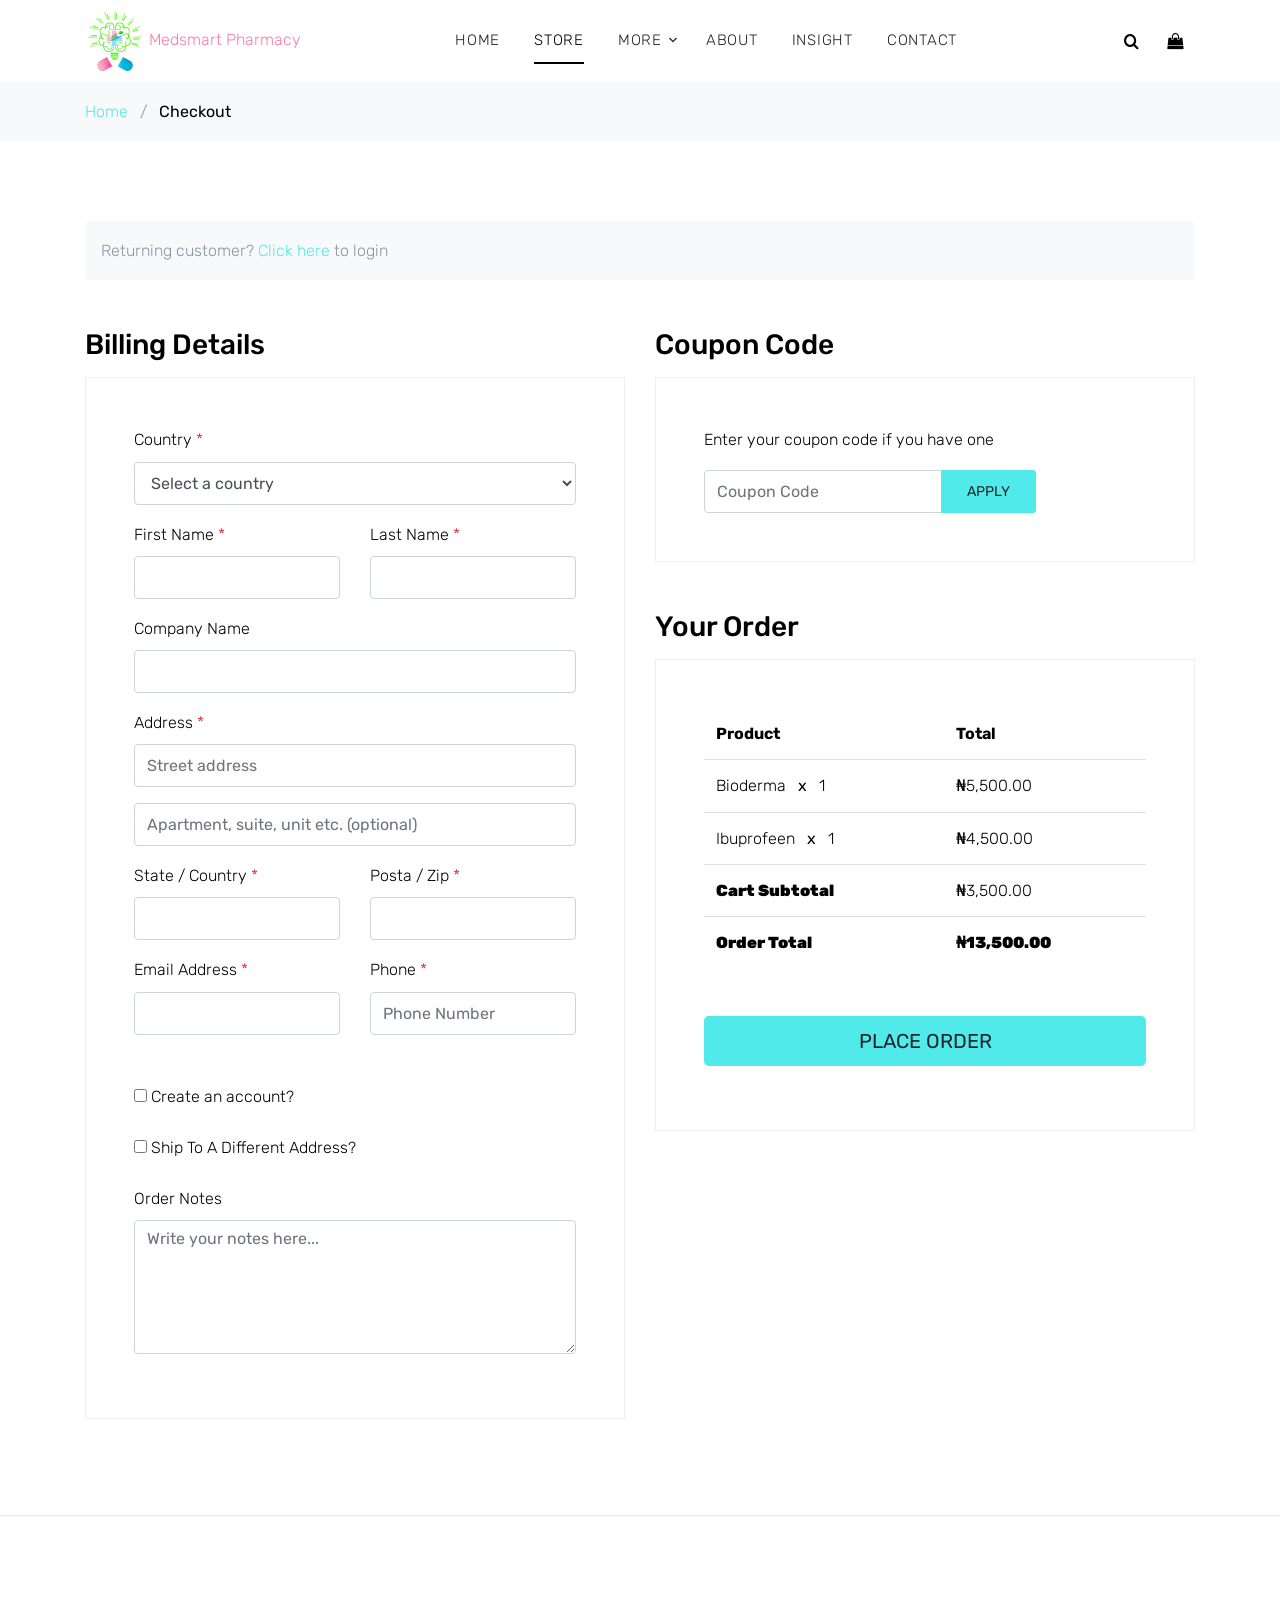
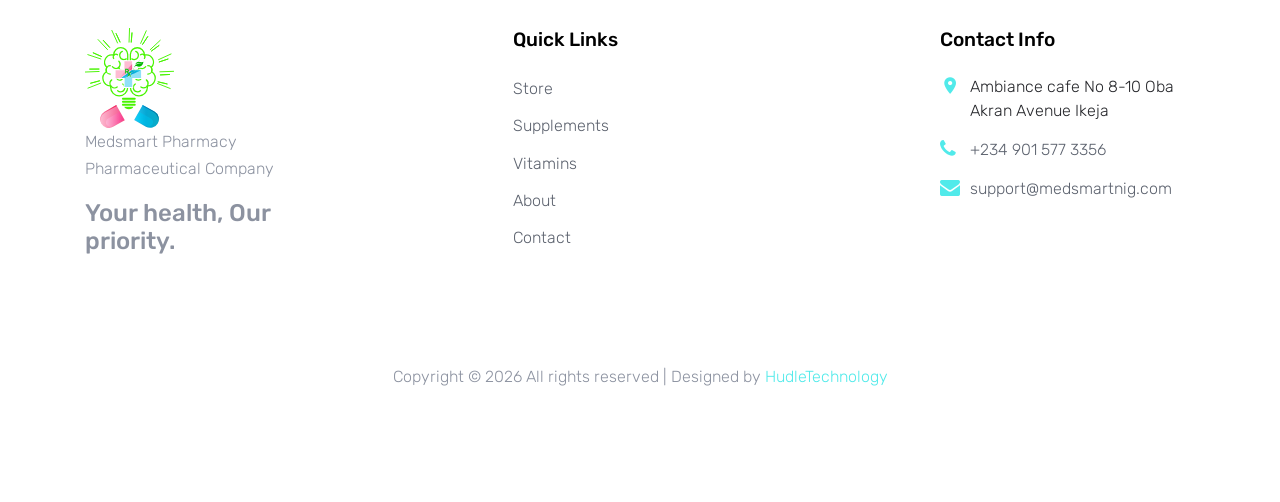
<file: checkout.html>
<!DOCTYPE html>
<html lang="en">

<head>
  <title>Medsmart Pharmacy</title>
  <meta charset="utf-8">
  <meta name="viewport" content="width=device-width, initial-scale=1, shrink-to-fit=no">

  <link href="https://fonts.googleapis.com/css?family=Rubik:400,700|Crimson+Text:400,400i" rel="stylesheet">
  <link rel="stylesheet" href="fonts/icomoon/style.css">

  <link rel="stylesheet" href="css/bootstrap.min.css">
  <link rel="stylesheet" href="css/magnific-popup.css">
  <link rel="stylesheet" href="css/jquery-ui.css">
  <link rel="stylesheet" href="css/owl.carousel.min.css">
  <link rel="stylesheet" href="css/owl.theme.default.min.css">


  <link rel="stylesheet" href="css/aos.css">

  <link rel="stylesheet" href="css/style.css">
  <link rel="shortcut icon" type="image/x-icon" href="logo/logo2.svg" />
</head>

<body>
  <script type="text/javascript">
    var _smartsupp = _smartsupp || {};
    _smartsupp.key = "ed37220a794fe4cadd89837cb8a7d939d6346597";
    window.smartsupp ||
      (function (d) {
        var s,
          c,
          o = (smartsupp = function () {
            o._.push(arguments);
          });
        o._ = [];
        s = d.getElementsByTagName("script")[0];
        c = d.createElement("script");
        c.type = "text/javascript";
        c.charset = "utf-8";
        c.async = true;
        c.src = "https://www.smartsuppchat.com/loader.js?";
        s.parentNode.insertBefore(c, s);
      })(document);
  </script>

  <div class="site-wrap">


    <div class="site-navbar py-2">
      <div class="search-wrap">
        <div class="container">
          <a href="#" class="search-close js-search-close"
            ><span class="icon-close2"></span
          ></a>
          <form action="#" method="post">
            <input
              type="text"
              class="form-control"
              placeholder="Search keyword and hit enter..."
            />
          </form>
        </div>
      </div>

      <div class="container">
        <div class="d-flex align-items-center justify-content-between">
          <div class="logo">
            <div class="site-logo">
              <img src="images/logo/logo2.svg" height="60px" width="60px" />
              <span style="color: #f97ca7"> Medsmart Pharmacy </span>
            </div>
          </div>
          <div class="main-nav d-none d-lg-block">
            <nav
              class="site-navigation text-right text-md-center"
              role="navigation"
            >
              <ul class="site-menu js-clone-nav d-none d-lg-block">
                <li><a href="index.html">Home</a></li>
                <li class="active"><a href="shop.html">Store</a></li>
                <li class="has-children">
                  <a href="#">More</a>
                  <ul class="dropdown">
                    <li><a href="#">Prescription</a></li>
                    <li><a href="#">Transfer Prescription</a></li>
                 
                  </ul>
                </li>
                <li><a href="about.html">About</a></li>
                 <li><a href="insight.html">Insight</a></li>
                 <li><a href="contact.html">Contact</a></li>
               
              </ul>
            </nav>
          </div>
          <div class="icons">
            <a href="#" class="icons-btn d-inline-block js-search-open"><span class="icon-search"></span></a>
         
            <a href="cart.html" class="icons-btn d-inline-block bag">
              <span class="icon-shopping-bag"></span>
            </a>
            <a
              href="#"
              class="site-menu-toggle js-menu-toggle ml-3 d-inline-block d-lg-none"
              ><span class="icon-menu"></span
            ></a>
          </div>
        </div>
      </div>
    </div>
    <div class="bg-light py-3">
      <div class="container">
        <div class="row">
          <div class="col-md-12 mb-0">
            <a href="index.html">Home</a> <span class="mx-2 mb-0">/</span>
            <strong class="text-black">Checkout</strong>
          </div>
        </div>
      </div>
    </div>

    <div class="site-section">
      <div class="container">
        <div class="row mb-5">
          <div class="col-md-12">
            <div class="bg-light rounded p-3">
              <p class="mb-0">Returning customer? <a href="#" class="d-inline-block">Click here</a> to login</p>
            </div>
          </div>
        </div>
        <div class="row">
          <div class="col-md-6 mb-5 mb-md-0">
            <h2 class="h3 mb-3 text-black">Billing Details</h2>
            <div class="p-3 p-lg-5 border">
              <div class="form-group">
                <label for="c_country" class="text-black">Country <span class="text-danger">*</span></label>
                <select id="c_country" class="form-control">
                  <option value="1">Select a country</option>
                  <option value="2">bangladesh</option>
                  <option value="3">Algeria</option>
                  <option value="4">Afghanistan</option>
                  <option value="5">Ghana</option>
                  <option value="6">Albania</option>
                  <option value="7">Bahrain</option>
                  <option value="8">Colombia</option>
                  <option value="9">Dominican Republic</option>
                </select>
              </div>
              <div class="form-group row">
                <div class="col-md-6">
                  <label for="c_fname" class="text-black">First Name <span class="text-danger">*</span></label>
                  <input type="text" class="form-control" id="c_fname" name="c_fname">
                </div>
                <div class="col-md-6">
                  <label for="c_lname" class="text-black">Last Name <span class="text-danger">*</span></label>
                  <input type="text" class="form-control" id="c_lname" name="c_lname">
                </div>
              </div>
    
              <div class="form-group row">
                <div class="col-md-12">
                  <label for="c_companyname" class="text-black">Company Name </label>
                  <input type="text" class="form-control" id="c_companyname" name="c_companyname">
                </div>
              </div>
    
              <div class="form-group row">
                <div class="col-md-12">
                  <label for="c_address" class="text-black">Address <span class="text-danger">*</span></label>
                  <input type="text" class="form-control" id="c_address" name="c_address" placeholder="Street address">
                </div>
              </div>
    
              <div class="form-group">
                <input type="text" class="form-control" placeholder="Apartment, suite, unit etc. (optional)">
              </div>
    
              <div class="form-group row">
                <div class="col-md-6">
                  <label for="c_state_country" class="text-black">State / Country <span class="text-danger">*</span></label>
                  <input type="text" class="form-control" id="c_state_country" name="c_state_country">
                </div>
                <div class="col-md-6">
                  <label for="c_postal_zip" class="text-black">Posta / Zip <span class="text-danger">*</span></label>
                  <input type="text" class="form-control" id="c_postal_zip" name="c_postal_zip">
                </div>
              </div>
    
              <div class="form-group row mb-5">
                <div class="col-md-6">
                  <label for="c_email_address" class="text-black">Email Address <span class="text-danger">*</span></label>
                  <input type="text" class="form-control" id="c_email_address" name="c_email_address">
                </div>
                <div class="col-md-6">
                  <label for="c_phone" class="text-black">Phone <span class="text-danger">*</span></label>
                  <input type="text" class="form-control" id="c_phone" name="c_phone" placeholder="Phone Number">
                </div>
              </div>
    
              <div class="form-group">
                <label for="c_create_account" class="text-black" data-toggle="collapse" href="#create_an_account"
                  role="button" aria-expanded="false" aria-controls="create_an_account"><input type="checkbox" value="1"
                    id="c_create_account"> Create an account?</label>
                <div class="collapse" id="create_an_account">
                  <div class="py-2">
                    <p class="mb-3">Create an account by entering the information below. If you are a returning customer
                      please login at the top of the page.</p>
                    <div class="form-group">
                      <label for="c_account_password" class="text-black">Account Password</label>
                      <input type="email" class="form-control" id="c_account_password" name="c_account_password"
                        placeholder="">
                    </div>
                  </div>
                </div>
              </div>
    
    
              <div class="form-group">
                <label for="c_ship_different_address" class="text-black" data-toggle="collapse"
                  href="#ship_different_address" role="button" aria-expanded="false"
                  aria-controls="ship_different_address"><input type="checkbox" value="1" id="c_ship_different_address">
                  Ship To A Different Address?</label>
                <div class="collapse" id="ship_different_address">
                  <div class="py-2">
    
                    <div class="form-group">
                      <label for="c_diff_country" class="text-black">Country <span class="text-danger">*</span></label>
                      <select id="c_diff_country" class="form-control">
                        <option value="1">Select a country</option>
                        <option value="2">bangladesh</option>
                        <option value="3">Algeria</option>
                        <option value="4">Afghanistan</option>
                        <option value="5">Ghana</option>
                        <option value="6">Albania</option>
                        <option value="7">Bahrain</option>
                        <option value="8">Colombia</option>
                        <option value="9">Dominican Republic</option>
                      </select>
                    </div>
    
    
                    <div class="form-group row">
                      <div class="col-md-6">
                        <label for="c_diff_fname" class="text-black">First Name <span class="text-danger">*</span></label>
                        <input type="text" class="form-control" id="c_diff_fname" name="c_diff_fname">
                      </div>
                      <div class="col-md-6">
                        <label for="c_diff_lname" class="text-black">Last Name <span class="text-danger">*</span></label>
                        <input type="text" class="form-control" id="c_diff_lname" name="c_diff_lname">
                      </div>
                    </div>
    
                    <div class="form-group row">
                      <div class="col-md-12">
                        <label for="c_diff_companyname" class="text-black">Company Name </label>
                        <input type="text" class="form-control" id="c_diff_companyname" name="c_diff_companyname">
                      </div>
                    </div>
    
                    <div class="form-group row">
                      <div class="col-md-12">
                        <label for="c_diff_address" class="text-black">Address <span class="text-danger">*</span></label>
                        <input type="text" class="form-control" id="c_diff_address" name="c_diff_address"
                          placeholder="Street address">
                      </div>
                    </div>
    
                    <div class="form-group">
                      <input type="text" class="form-control" placeholder="Apartment, suite, unit etc. (optional)">
                    </div>
    
                    <div class="form-group row">
                      <div class="col-md-6">
                        <label for="c_diff_state_country" class="text-black">State / Country <span
                            class="text-danger">*</span></label>
                        <input type="text" class="form-control" id="c_diff_state_country" name="c_diff_state_country">
                      </div>
                      <div class="col-md-6">
                        <label for="c_diff_postal_zip" class="text-black">Posta / Zip <span
                            class="text-danger">*</span></label>
                        <input type="text" class="form-control" id="c_diff_postal_zip" name="c_diff_postal_zip">
                      </div>
                    </div>
    
                    <div class="form-group row mb-5">
                      <div class="col-md-6">
                        <label for="c_diff_email_address" class="text-black">Email Address <span
                            class="text-danger">*</span></label>
                        <input type="text" class="form-control" id="c_diff_email_address" name="c_diff_email_address">
                      </div>
                      <div class="col-md-6">
                        <label for="c_diff_phone" class="text-black">Phone <span class="text-danger">*</span></label>
                        <input type="text" class="form-control" id="c_diff_phone" name="c_diff_phone"
                          placeholder="Phone Number">
                      </div>
                    </div>
    
                  </div>
    
                </div>
              </div>
    
              <div class="form-group">
                <label for="c_order_notes" class="text-black">Order Notes</label>
                <textarea name="c_order_notes" id="c_order_notes" cols="30" rows="5" class="form-control"
                  placeholder="Write your notes here..."></textarea>
              </div>
    
            </div>
          </div>
          <div class="col-md-6">
    
            <div class="row mb-5">
              <div class="col-md-12">
                <h2 class="h3 mb-3 text-black">Coupon Code</h2>
                <div class="p-3 p-lg-5 border">
    
                  <label for="c_code" class="text-black mb-3">Enter your coupon code if you have one</label>
                  <div class="input-group w-75">
                    <input type="text" class="form-control" id="c_code" placeholder="Coupon Code" aria-label="Coupon Code"
                      aria-describedby="button-addon2">
                    <div class="input-group-append">
                      <button class="btn btn-primary btn-sm px-4" type="button" id="button-addon2">Apply</button>
                    </div>
                  </div>
    
                </div>
              </div>
            </div>
    
            <div class="row mb-5">
              <div class="col-md-12">
                <h2 class="h3 mb-3 text-black">Your Order</h2>
                <div class="p-3 p-lg-5 border">
                  <table class="table site-block-order-table mb-5">
                    <thead>
                      <th>Product</th>
                      <th>Total</th>
                    </thead>
                    <tbody>
                      <tr>
                        <td>Bioderma <strong class="mx-2">x</strong> 1</td>
                        <td>₦5,500.00</td>
                      </tr>
                      <tr>
                        <td>Ibuprofeen <strong class="mx-2">x</strong> 1</td>
                        <td>₦4,500.00</td>
                      </tr>
                      <tr>
                        <td class="text-black font-weight-bold"><strong>Cart Subtotal</strong></td>
                        <td class="text-black">₦3,500.00</td>
                      </tr>
                      <tr>
                        <td class="text-black font-weight-bold"><strong>Order Total</strong></td>
                        <td class="text-black font-weight-bold"><strong>₦13,500.00</strong></td>
                      </tr>
                    </tbody>
                  </table>
    
            
                  <div class="form-group">
                    <button class="btn btn-primary btn-lg btn-block" onclick="window.location='thankyou.html'">Place
                      Order</button>
                  </div>
    
                </div>
              </div>
            </div>
    
          </div>
        </div>
        <!-- </form> -->
      </div>
    </div>
    

   <hr />


    <footer class="site-footer">
      <div class="container">
        <div class="row">
          <div class="col-md-6 col-lg-3 mb-4 mb-lg-0">
            <div class="block-7">
              <img src="logo/logo2.svg" height="100px width=100px" />
              <p>
                Medsmart Pharmacy <br />
                Pharmaceutical Company
              </p>

              <h4>Your health, Our priority.</h4>
            </div>
          </div>
          <div class="col-lg-3 mx-auto mb-5 mb-lg-0">
            <h3 class="footer-heading mb-4">Quick Links</h3>
            <ul class="list-unstyled">
              <li><a href="#">Store</a></li>
              <li><a href="#">Supplements</a></li>
              <li><a href="#">Vitamins</a></li>
              <li><a href="#">About</a></li>
              <li><a href="#">Contact</a></li>
            </ul>
          </div>

          <div class="col-md-6 col-lg-3">
            <div class="block-5 mb-5">
              <h3 class="footer-heading mb-4">Contact Info</h3>
              <ul class="list-unstyled">
                <li class="address">
                  Ambiance cafe No 8-10 Oba Akran Avenue Ikeja
                </li>
                <li class="phone">
                  <a href="tel:0901 577 3356">+234 901 577 3356</a>
                </li>
                <li class="email">
                  <a href="mailto:support@medsmartnig.com"
                    >support@medsmartnig.com</a
                  >
                </li>
              </ul>
            </div>
          </div>
        </div>
        <div class="row pt-5 mt-5 text-center">
          <div class="col-md-12">
            <p>
              Copyright &copy;
              <script>
                document.write(new Date().getFullYear());
              </script>
              All rights reserved | Designed by
              <a href="https://hudletechnology.com">HudleTechnology</a>
            </p>
          </div>
        </div>
      </div>
    </footer>
  </div>

  <script src="js/jquery-3.3.1.min.js"></script>
  <script src="js/jquery-ui.js"></script>
  <script src="js/popper.min.js"></script>
  <script src="js/bootstrap.min.js"></script>
  <script src="js/owl.carousel.min.js"></script>
  <script src="js/jquery.magnific-popup.min.js"></script>
  <script src="js/aos.js"></script>

  <script src="js/main.js"></script>

</body>

</html>
</file>
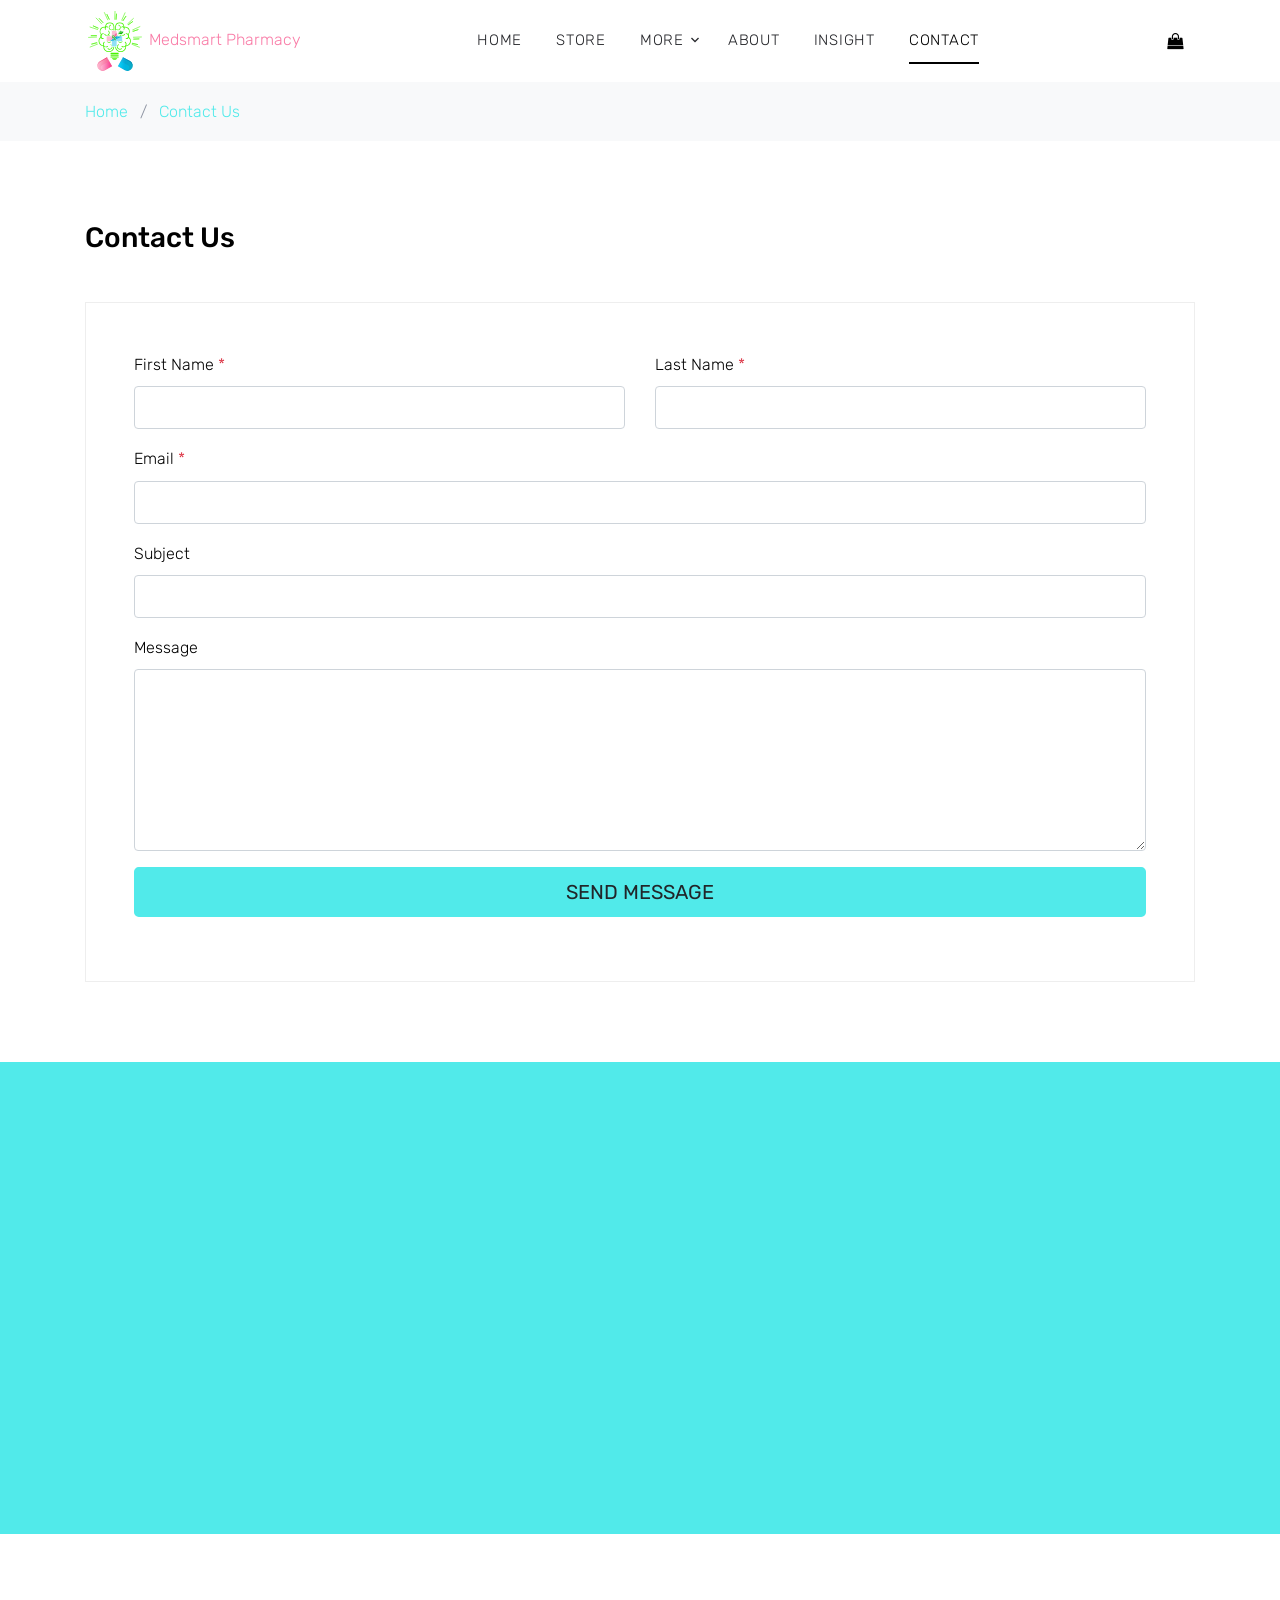
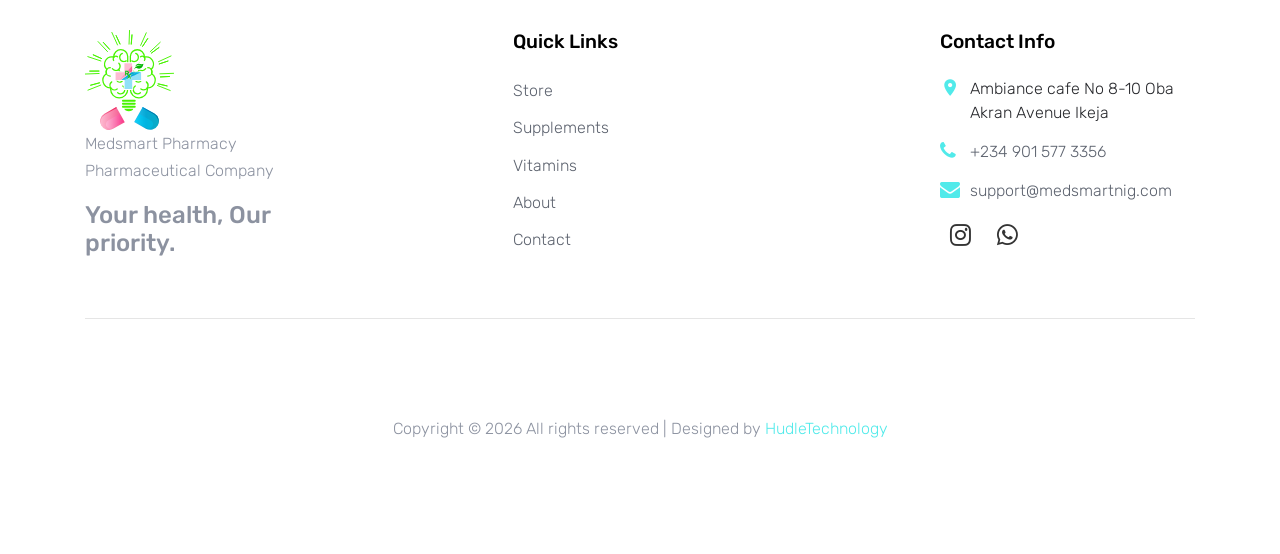
<file: contact.html>
<!DOCTYPE html>
<html lang="en">
  <head>
    <title>Medsmart Pharmacy</title>
    <meta charset="utf-8" />
    <meta
      name="viewport"
      content="width=device-width, initial-scale=1, shrink-to-fit=no"
    />

    <link
      href="https://fonts.googleapis.com/css?family=Rubik:400,700|Crimson+Text:400,400i"
      rel="stylesheet"
    />
    <link rel="stylesheet" href="fonts/icomoon/style.css" />

    <link rel="stylesheet" href="css/bootstrap.min.css" />
    <link rel="stylesheet" href="css/magnific-popup.css" />
    <link rel="stylesheet" href="css/jquery-ui.css" />
    <link rel="stylesheet" href="css/owl.carousel.min.css" />
    <link rel="stylesheet" href="css/owl.theme.default.min.css" />

    <link rel="stylesheet" href="css/aos.css" />

    <link rel="stylesheet" href="css/style.css" />
    <link rel="shortcut icon" type="image/x-icon" href="logo/logo2.svg" />
  
  
    <link
      href="https://fonts.googleapis.com/css?family=Rubik:400,700|Crimson+Text:400,400i"
      rel="stylesheet"
    />
    <link rel="stylesheet" href="fonts/icomoon/style.css" />

    <link rel="stylesheet" href="css/bootstrap.min.css" />
    <link rel="stylesheet" href="css/magnific-popup.css" />
    <link rel="stylesheet" href="css/jquery-ui.css" />
    <link rel="stylesheet" href="css/owl.carousel.min.css" />
    <link rel="stylesheet" href="css/owl.theme.default.min.css" />

    <link rel="stylesheet" href="css/aos.css" />

    <link rel="stylesheet" href="css/style.css" />
    <link rel="shortcut icon" type="image/x-icon" href="logo/logo2.svg" />
    <!-- ...existing code... -->
    <link rel="stylesheet" href="https://cdnjs.cloudflare.com/ajax/libs/font-awesome/6.0.0-beta3/css/all.min.css">
    <!-- ...existing code... -->


  </head>

  <body>

    <script type="text/javascript">
      var _smartsupp = _smartsupp || {};
      _smartsupp.key = "ed37220a794fe4cadd89837cb8a7d939d6346597";
      window.smartsupp ||
        (function (d) {
          var s,
            c,
            o = (smartsupp = function () {
              o._.push(arguments);
            });
          o._ = [];
          s = d.getElementsByTagName("script")[0];
          c = d.createElement("script");
          c.type = "text/javascript";
          c.charset = "utf-8";
          c.async = true;
          c.src = "https://www.smartsuppchat.com/loader.js?";
          s.parentNode.insertBefore(c, s);
        })(document);
    </script>


    <div class="site-wrap">
      <div class="site-navbar py-2">
        <div class="search-wrap">
          <div class="container">
            <a href="#" class="search-close js-search-close"
              ><span class="icon-close2"></span
            ></a>
            <form action="#" method="post">
              <input
                type="text"
                class="form-control"
                placeholder="Search keyword and hit enter..."
              />
            </form>
          </div>
        </div>

        <div class="container">
          <div class="d-flex align-items-center justify-content-between">
            <div class="logo">
              <div class="site-logo">
                <img src="images/logo/logo2.svg" height="60px" width="60px" />
                <span style="color: #f97ca7"> Medsmart Pharmacy </span>
              </div>
            </div>
            <div class="main-nav d-none d-lg-block">
              <nav
                class="site-navigation text-right text-md-center"
                role="navigation"
              >
                <ul class="site-menu js-clone-nav d-none d-lg-block">
                  <li><a href="index.html">Home</a></li>
                  <li><a href="shop.html">Store</a></li>
                   <li class="has-children">
                    <a href="#">More</a>
                    <ul class="dropdown">
                      <li><a href="prescription.html">Prescription</a></li>
                      
                    </ul>
                  </li>
                  <li><a href="about.html">About</a></li>
                  <li><a href="insight.html">Insight</a></li>
                    
                  <li class="active"><a href="contact.html">Contact</a></li>
                </ul>
              </nav>
            </div>
            <div class="icons">
             
              <a href="cart.html" class="icons-btn d-inline-block bag">
                <span class="icon-shopping-bag"></span>
              </a>
              <a
                href="#"
                class="site-menu-toggle js-menu-toggle ml-3 d-inline-block d-lg-none"
                ><span class="icon-menu"></span
              ></a>
            </div>
          </div>
        </div>
      </div>

      <div class="bg-light py-3">
        <div class="container">
          <div class="row">
            <div class="col-md-12 mb-0"><a href="index.html">Home</a> <span class="mx-2 mb-0">/</span> <a
                href="shop.html">Contact Us</a> <span class="mx-2 mb-0"></div>
          </div>
        </div>
      </div>

      <div class="site-section">
        <div class="container">
          <div class="row">
            <div class="col-md-12">
              <h2 class="h3 mb-5 text-black">Contact Us</h2>
            </div>
            <div class="col-md-12">
              <form action="#" method="post">
                <div class="p-3 p-lg-5 border">
                  <div class="form-group row">
                    <div class="col-md-6">
                      <label for="c_fname" class="text-black"
                        >First Name <span class="text-danger">*</span></label
                      >
                      <input
                        type="text"
                        class="form-control"
                        id="c_fname"
                        name="c_fname"
                      />
                    </div>
                    <div class="col-md-6">
                      <label for="c_lname" class="text-black"
                        >Last Name <span class="text-danger">*</span></label
                      >
                      <input
                        type="text"
                        class="form-control"
                        id="c_lname"
                        name="c_lname"
                      />
                    </div>
                  </div>
                  <div class="form-group row">
                    <div class="col-md-12">
                      <label for="c_email" class="text-black"
                        >Email <span class="text-danger">*</span></label
                      >
                      <input
                        type="email"
                        class="form-control"
                        id="c_email"
                        name="c_email"
                        placeholder=""
                      />
                    </div>
                  </div>
                  <div class="form-group row">
                    <div class="col-md-12">
                      <label for="c_subject" class="text-black">Subject </label>
                      <input
                        type="text"
                        class="form-control"
                        id="c_subject"
                        name="c_subject"
                      />
                    </div>
                  </div>

                  <div class="form-group row">
                    <div class="col-md-12">
                      <label for="c_message" class="text-black">Message </label>
                      <textarea
                        name="c_message"
                        id="c_message"
                        cols="30"
                        rows="7"
                        class="form-control"
                      ></textarea>
                    </div>
                  </div>
                  <div class="form-group row">
                    <div class="col-lg-12">
                      <input
                        type="submit"
                        class="btn btn-primary btn-lg btn-block"
                        value="Send Message"
                      />
                    </div>
                  </div>
                </div>
              </form>
            </div>
          </div>
        </div>
      </div>

      <div class="site-section bg-primary">
        <div class="container">
          <section class="hero-section hero-section-full-height">
            <div class="container-fluid">
              <div class="row">
                <div class="col-lg-6 col-12 p-0">
                  <div class="embed-responsive embed-responsive-16by9">
                    <iframe
                      class="embed-responsive-item"
                      src="https://www.google.com/maps/embed?pb=!1m18!1m12!1m3!1d3963.3919637810477!2d3.3381609744362044!3d6.598112522292954!2m3!1f0!2f0!3f0!3m2!1i1024!2i768!4f13.1!3m3!1m2!1s0x103b93fb1432360d%3A0xd1b9f311e7c1dcb7!2sAmbiance%20Cafe!5e0!3m2!1sen!2sng!4v1709374126161!5m2!1sen!2sng"
                      width="100%"
                      height="680"
                      style="border: 0"
                      allowfullscreen=""
                      loading="lazy"
                      referrerpolicy="no-referrer-when-downgrade"
                    ></iframe>
                  </div>
                </div>
                <div class="col-lg-6 col-12 p-0">
                  <div class="embed-responsive embed-responsive-16by9">
                    <iframe
                      class="embed-responsive-item"
                      src="https://www.google.com/maps/embed?pb=!4v1709377236619!6m8!1m7!1sNzJLiYB3SV8lH_OST5oRdw!2m2!1d6.598067844050655!2d3.340528964069708!3f81.40922!4f0!5f0.7820865974627469"
                      width="100%"
                      height="680"
                      style="border: 0"
                      allowfullscreen=""
                      loading="lazy"
                      referrerpolicy="no-referrer-when-downgrade"
                    ></iframe>
                  </div>
                </div>
              </div>
            </div>
          </section>
        </div>
      </div>

      <footer class="site-footer">
        <div class="container">
          <div class="row">
            <div class="col-md-6 col-lg-3 mb-4 mb-lg-0">
              <div class="block-7">
                <img src="logo/logo2.svg" height="100px width=100px" />
                <p>
                  Medsmart Pharmacy <br />
                  Pharmaceutical Company
                </p>

                <h4>Your health, Our priority.</h4>
              </div>
            </div>
            <div class="col-lg-3 mx-auto mb-5 mb-lg-0">
              <h3 class="footer-heading mb-4">Quick Links</h3>
              <ul class="list-unstyled">
                <li><a href="#">Store</a></li>
                <li><a href="#">Supplements</a></li>
                <li><a href="#">Vitamins</a></li>
                <li><a href="#">About</a></li>
                <li><a href="#">Contact</a></li>
              </ul>
            </div>

            <div class="col-md-6 col-lg-3">
              <div class="block-5 mb-5">
                <h3 class="footer-heading mb-4">Contact Info</h3>
                <ul class="list-unstyled">
                  <li class="address">
                    Ambiance cafe No 8-10 Oba Akran Avenue Ikeja
                  </li>
                  <li class="phone">
                    <a href="tel:0901 577 3356">+234 901 577 3356</a>
                  </li>
                  <li class="email">
                    <a href="mailto:support@medsmartnig.com"
                      >support@medsmartnig.com</a
                    >
                  </li>
                  <p>
                    <a href="https://www.instagram.com/yourprofile" target="_blank" class="social-icon">
                      <i class="fab fa-instagram"></i>
                    </a>
                    <a href="https://wa.me/yourwhatsappnumber" target="_blank" class="social-icon">
                      <i class="fab fa-whatsapp"></i>
                    </a>
                  </p>
                </ul>
              </div>
            </div>
          </div>

<!---css for social media links-->
<style>
  .social-icon {
    margin: 0 10px;
    color: #333;
    font-size: 24px;
    text-decoration: none;
  }
  
  .social-icon:hover {
    color: #007bff;
  }
</style>

          <hr>

          <div class="row pt-5 mt-5 text-center">
            <div class="col-md-12">
              <p>
                Copyright &copy;
                <script>
                  document.write(new Date().getFullYear());
                </script>
                All rights reserved | Designed by
                <a href="https://hudletechnology.com">HudleTechnology</a>
              </p>
            </div>
          </div>
        </div>
      </footer>
    </div>

    <script src="js/jquery-3.3.1.min.js"></script>
    <script src="js/jquery-ui.js"></script>
    <script src="js/popper.min.js"></script>
    <script src="js/bootstrap.min.js"></script>
    <script src="js/owl.carousel.min.js"></script>
    <script src="js/jquery.magnific-popup.min.js"></script>
    <script src="js/aos.js"></script>

    <script src="js/main.js"></script>
  </body>
</html>
</file>
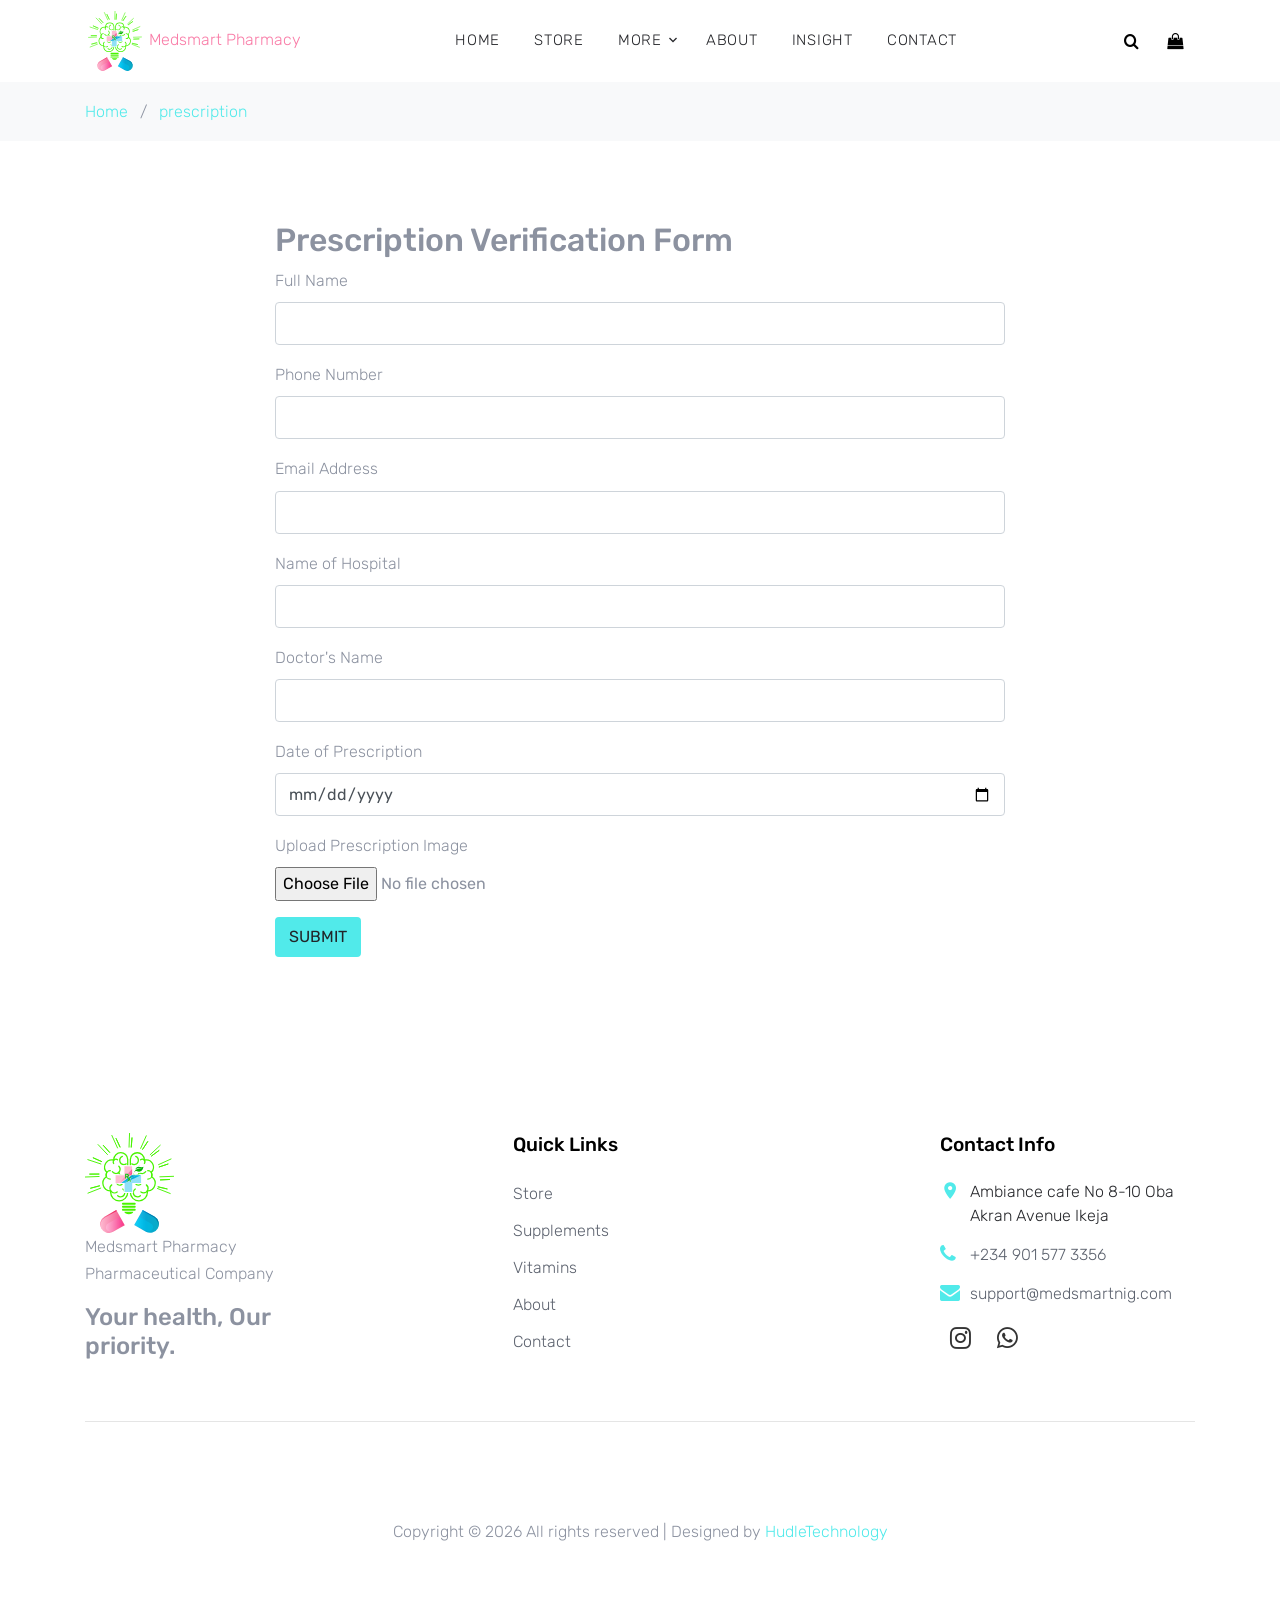
<file: prescription.html>
<!DOCTYPE html>
<html lang="en">
  <head>
    <title>Medsmart Pharmacy</title>
    <meta charset="utf-8" />
    <meta
      name="viewport"
      content="width=device-width, initial-scale=1, shrink-to-fit=no"
    />

    <link
      href="https://fonts.googleapis.com/css?family=Rubik:400,700|Crimson+Text:400,400i"
      rel="stylesheet"
    />
    <link rel="stylesheet" href="fonts/icomoon/style.css" />

    <link rel="stylesheet" href="css/bootstrap.min.css" />
    <link rel="stylesheet" href="css/magnific-popup.css" />
    <link rel="stylesheet" href="css/jquery-ui.css" />
    <link rel="stylesheet" href="css/owl.carousel.min.css" />
    <link rel="stylesheet" href="css/owl.theme.default.min.css" />

    <link rel="stylesheet" href="css/aos.css" />

    <link rel="stylesheet" href="css/style.css" />
    <link rel="shortcut icon" type="image/x-icon" href="logo/logo2.svg" />
  
    <!-- ...existing code... -->
    <link rel="stylesheet" href="https://cdnjs.cloudflare.com/ajax/libs/font-awesome/6.0.0-beta3/css/all.min.css">
    <!-- ...existing code... -->
  </head>

  <body>

    <script type="text/javascript">
      var _smartsupp = _smartsupp || {};
      _smartsupp.key = "ed37220a794fe4cadd89837cb8a7d939d6346597";
      window.smartsupp ||
        (function (d) {
          var s,
            c,
            o = (smartsupp = function () {
              o._.push(arguments);
            });
          o._ = [];
          s = d.getElementsByTagName("script")[0];
          c = d.createElement("script");
          c.type = "text/javascript";
          c.charset = "utf-8";
          c.async = true;
          c.src = "https://www.smartsuppchat.com/loader.js?";
          s.parentNode.insertBefore(c, s);
        })(document);
    </script>

    <div class="site-wrap">
      
      <div class="site-navbar py-2">
        <div class="search-wrap">
          <div class="container">
            <a href="#" class="search-close js-search-close"
              ><span class="icon-close2"></span
            ></a>
            <form action="#" method="post">
              <input
                type="text"
                class="form-control"
                placeholder="Search keyword and hit enter..."
              />
            </form>
          </div>
        </div>

        <div class="container">
          <div class="d-flex align-items-center justify-content-between">
            <div class="logo">
              <div class="site-logo">
                <img src="images/logo/logo2.svg" height="60px" width="60px" />
                <span style="color: #f97ca7"> Medsmart Pharmacy </span>
              </div>
            </div>
            <div class="main-nav d-none d-lg-block">
              <nav
                class="site-navigation text-right text-md-center"
                role="navigation"
              >
                <ul class="site-menu js-clone-nav d-none d-lg-block">
                  <li><a href="index.html">Home</a></li>
                  <li><a href="shop.html">Store</a></li>
                  <li class="has-children">
                    <a href="#">More</a>
                    <ul class="dropdown">
                      <li class="active"><a href="prescription.html">Prescription</a></li>
                      
                    </ul>
                  </li>
                  <li><a href="about.html">About</a></li>
                   <li><a href="insight.html">Insight</a></li>
                   <li><a href="contact.html">Contact</a></li>
                 
                </ul>
              </nav>
            </div>
            <div class="icons">
              <a href="#" class="icons-btn d-inline-block js-search-open"><span class="icon-search"></span></a>
           
              <a href="cart.html" class="icons-btn d-inline-block bag">
                <span class="icon-shopping-bag"></span>
              </a>
              <a
                href="#"
                class="site-menu-toggle js-menu-toggle ml-3 d-inline-block d-lg-none"
                ><span class="icon-menu"></span
              ></a>
            </div>
          </div>
        </div>
      </div>

      <div class="bg-light py-3">
        <div class="container">
          <div class="row">
            <div class="col-md-12 mb-0"><a href="index.html">Home</a> <span class="mx-2 mb-0">/</span> <a
                href="prescription.html">prescription</a> <span class="mx-2 mb-0"></div>
          </div>
        </div>
      </div>

      <div class="site-section">
        <div class="container">
          <div class="row">
            <div class="col-md-8 offset-md-2">
              <h2>Prescription Verification Form</h2>
              <form action="/submit-prescription" method="post" enctype="multipart/form-data">
                <div class="form-group">
                  <label for="fullName">Full Name</label>
                  <input type="text" class="form-control" id="fullName" name="fullName" required>
                </div>
                <div class="form-group">
                    <label for="phoneNumber">Phone Number</label>
                    <input type="number" class="form-control" id="phoneNumber" name="phoneNumber" required>
                  </div>
                <div class="form-group">
                  <label for="email">Email Address</label>
                  <input type="email" class="form-control" id="email" name="email" required>
                </div>
                 <div class="form-group">
                    <label for="nameofHospital">Name of Hospital</label>
                    <input type="text" class="form-control" id="nameofHospital" name="nameofHospital" required>
                  </div>
                  <div class="form-group">
                  <label for="doctorName">Doctor's Name</label>
                  <input type="text" class="form-control" id="doctorName" name="doctorName" required>
                </div>
               
                <div class="form-group">
                  <label for="prescriptionDate">Date of Prescription</label>
                  <input type="date" class="form-control" id="prescriptionDate" name="prescriptionDate" required>
                </div>
                <div class="form-group">
                  <label for="prescriptionImage">Upload Prescription Image</label>
                  <input type="file" class="form-control-file" id="prescriptionImage" name="prescriptionImage" accept="image/*" required>
                </div>
                <button type="submit" class="btn btn-primary">Submit</button>
              </form>
            </div>
          </div>
        </div>
      </div>

      <footer class="site-footer">
        <div class="container">
          <div class="row">
            <div class="col-md-6 col-lg-3 mb-4 mb-lg-0">
              <div class="block-7">
                <img src="logo/logo2.svg" height="100px width=100px" />
                <p>
                  Medsmart Pharmacy <br />
                  Pharmaceutical Company
                </p>

                <h4>Your health, Our priority.</h4>
              </div>
            </div>
            <div class="col-lg-3 mx-auto mb-5 mb-lg-0">
              <h3 class="footer-heading mb-4">Quick Links</h3>
              <ul class="list-unstyled">
                <li><a href="#">Store</a></li>
                <li><a href="#">Supplements</a></li>
                <li><a href="#">Vitamins</a></li>
                <li><a href="#">About</a></li>
                <li><a href="#">Contact</a></li>
              </ul>
            </div>

            <div class="col-md-6 col-lg-3">
              <div class="block-5 mb-5">
                <h3 class="footer-heading mb-4">Contact Info</h3>
                <ul class="list-unstyled">
                  <li class="address">
                    Ambiance cafe No 8-10 Oba Akran Avenue Ikeja
                  </li>
                  <li class="phone">
                    <a href="tel:0901 577 3356">+234 901 577 3356</a>
                  </li>
                  <li class="email">
                    <a href="mailto:support@medsmartnig.com"
                      >support@medsmartnig.com</a
                    >
                  </li>
                  <p>
                    <a href="https://www.instagram.com/yourprofile" target="_blank" class="social-icon">
                      <i class="fab fa-instagram"></i>
                    </a>
                    <a href="https://wa.me/yourwhatsappnumber" target="_blank" class="social-icon">
                      <i class="fab fa-whatsapp"></i>
                    </a>
                  </p>
                </ul>
              </div>
            </div>
          </div>

<!---css for social media links-->
<style>
  .social-icon {
    margin: 0 10px;
    color: #333;
    font-size: 24px;
    text-decoration: none;
  }
  
  .social-icon:hover {
    color: #007bff;
  }
</style>

          <hr>

          <div class="row pt-5 mt-5 text-center">
            <div class="col-md-12">
              <p>
                Copyright &copy;
                <script>
                  document.write(new Date().getFullYear());
                </script>
                All rights reserved | Designed by
                <a href="https://hudletechnology.com">HudleTechnology</a>
              </p>
            </div>
          </div>
        </div>
      </footer>
    </div>

    <script src="js/jquery-3.3.1.min.js"></script>
    <script src="js/jquery-ui.js"></script>
    <script src="js/popper.min.js"></script>
    <script src="js/bootstrap.min.js"></script>
    <script src="js/owl.carousel.min.js"></script>
    <script src="js/jquery.magnific-popup.min.js"></script>
    <script src="js/aos.js"></script>

    <script src="js/main.js"></script>
  </body>
</html>
</file>
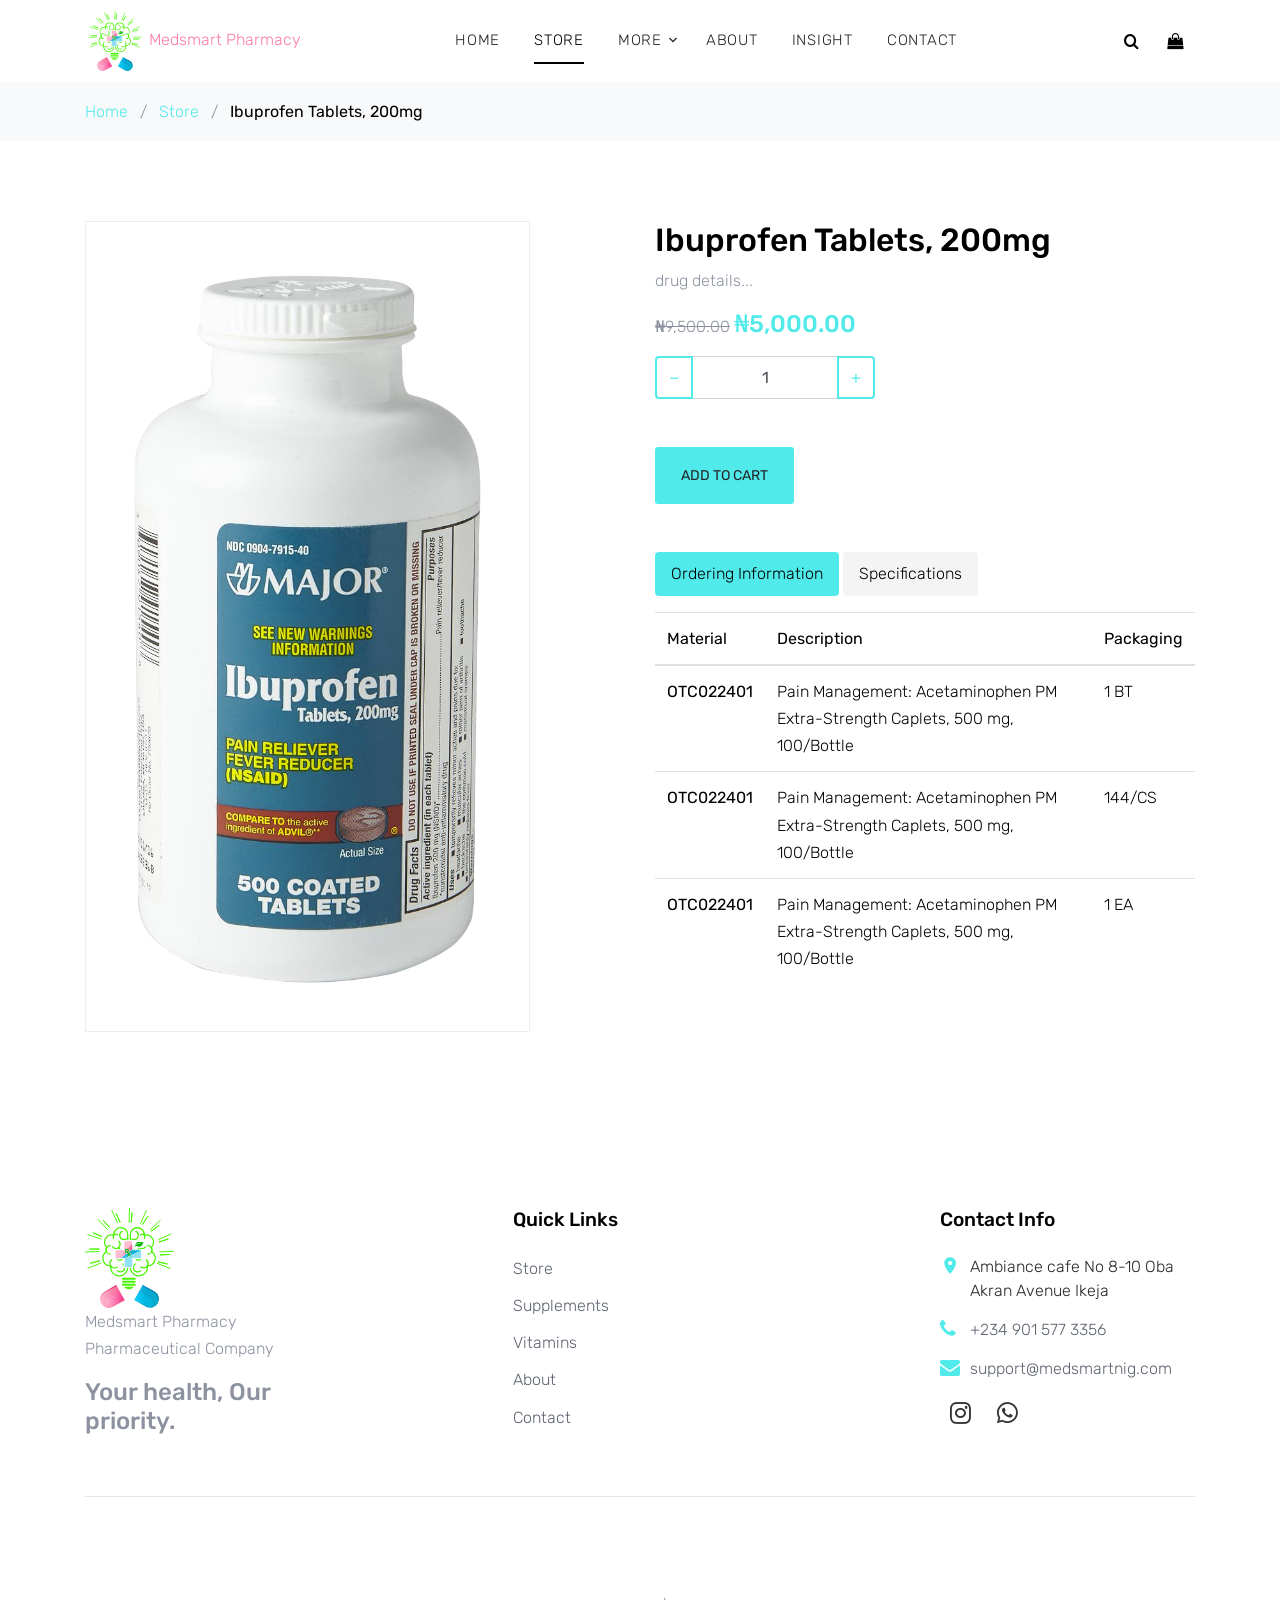
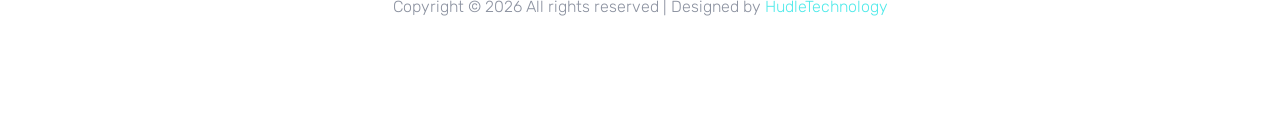
<file: shop-single.html>
<!DOCTYPE html>
<html lang="en">

<head>
  <title>Medsmart Pharmacy</title>
  <meta charset="utf-8">
  <meta name="viewport" content="width=device-width, initial-scale=1, shrink-to-fit=no">

  <link href="https://fonts.googleapis.com/css?family=Rubik:400,700|Crimson+Text:400,400i" rel="stylesheet">
  <link rel="stylesheet" href="fonts/icomoon/style.css">

  <link rel="stylesheet" href="css/bootstrap.min.css">
  <link rel="stylesheet" href="css/magnific-popup.css">
  <link rel="stylesheet" href="css/jquery-ui.css">
  <link rel="stylesheet" href="css/owl.carousel.min.css">
  <link rel="stylesheet" href="css/owl.theme.default.min.css">


  <link rel="stylesheet" href="css/aos.css">

  <link rel="stylesheet" href="css/style.css">
  <link rel="shortcut icon" type="image/x-icon" href="logo/logo2.svg" />

  <head>
    <!-- ...existing code... -->
    <link rel="stylesheet" href="https://cdnjs.cloudflare.com/ajax/libs/font-awesome/6.0.0-beta3/css/all.min.css">
    <!-- ...existing code... -->
  </head>

</head>

<body>

  <script type="text/javascript">
    var _smartsupp = _smartsupp || {};
    _smartsupp.key = "ed37220a794fe4cadd89837cb8a7d939d6346597";
    window.smartsupp ||
      (function (d) {
        var s,
          c,
          o = (smartsupp = function () {
            o._.push(arguments);
          });
        o._ = [];
        s = d.getElementsByTagName("script")[0];
        c = d.createElement("script");
        c.type = "text/javascript";
        c.charset = "utf-8";
        c.async = true;
        c.src = "https://www.smartsuppchat.com/loader.js?";
        s.parentNode.insertBefore(c, s);
      })(document);
  </script>

  <div class="site-wrap">


    <div class="site-navbar py-2">
      <div class="search-wrap">
        <div class="container">
          <a href="#" class="search-close js-search-close"
            ><span class="icon-close2"></span
          ></a>
          <form action="#" method="post">
            <input
              type="text"
              class="form-control"
              placeholder="Search keyword and hit enter..."
            />
          </form>
        </div>
      </div>

      <div class="container">
        <div class="d-flex align-items-center justify-content-between">
          <div class="logo">
            <div class="site-logo">
              <img src="images/logo/logo2.svg" height="60px" width="60px" />
              <span style="color: #f97ca7"> Medsmart Pharmacy </span>
            </div>
          </div>
          <div class="main-nav d-none d-lg-block">
            <nav
              class="site-navigation text-right text-md-center"
              role="navigation"
            >
              <ul class="site-menu js-clone-nav d-none d-lg-block">
                <li><a href="index.html">Home</a></li>
                <li class="active"><a href="shop.html">Store</a></li>
                <li class="has-children">
                  <a href="#">More</a>
                  <ul class="dropdown">
                    <li><a href="#">Supplements</a></li>
                    <li class="has-children">
                      <a href="#">Vitamins</a>
                      <ul class="dropdown">
                        <li><a href="#">Supplements</a></li>
                        <li><a href="#">Vitamins</a></li>
                        <li><a href="#">Diet &amp; Nutrition</a></li>
                        <li><a href="#">Tea &amp; Coffee</a></li>
                      </ul>
                    </li>
                    <li><a href="#">Diet &amp; Nutrition</a></li>
                    <li><a href="#">Tea &amp; Coffee</a></li>
                  </ul>
                </li>
                <li><a href="about.html">About</a></li>
                 <li><a href="insight.html">Insight</a></li>
                   <li><a href="contact.html">Contact</a></li>
              </ul>
            </nav>
          </div>
          <div class="icons">
            <a href="#" class="icons-btn d-inline-block js-search-open"><span class="icon-search"></span></a>
         
            <a href="cart.html" class="icons-btn d-inline-block bag">
              <span class="icon-shopping-bag"></span>
            </a>
            <a
              href="#"
              class="site-menu-toggle js-menu-toggle ml-3 d-inline-block d-lg-none"
              ><span class="icon-menu"></span
            ></a>
          </div>
        </div>
      </div>
    </div>

    <div class="bg-light py-3">
      <div class="container">
        <div class="row">
          <div class="col-md-12 mb-0"><a href="index.html">Home</a> <span class="mx-2 mb-0">/</span> <a
              href="shop.html">Store</a> <span class="mx-2 mb-0">/</span> <strong class="text-black">Ibuprofen Tablets, 200mg</strong></div>
        </div>
      </div>
    </div>

    <div class="site-section">
      <div class="container">
        <div class="row">
          <div class="col-md-5 mr-auto">
            <div class="border text-center">
              <img src="images/product_07_large.png" alt="Image" class="img-fluid p-5">
            </div>
          </div>
          <div class="col-md-6">
            <h2 class="text-black">Ibuprofen Tablets, 200mg</h2>
            <p>drug details...</p>
            

            <p><del>₦9,500.00</del>  <strong class="text-primary h4">₦5,000.00</strong></p>

            
            
            <div class="mb-5">
              <div class="input-group mb-3" style="max-width: 220px;">
                <div class="input-group-prepend">
                  <button class="btn btn-outline-primary js-btn-minus" type="button">&minus;</button>
                </div>
                <input type="text" class="form-control text-center" value="1" placeholder=""
                  aria-label="Example text with button addon" aria-describedby="button-addon1">
                <div class="input-group-append">
                  <button class="btn btn-outline-primary js-btn-plus" type="button">&plus;</button>
                </div>
              </div>
    
            </div>
            <p><a href="cart.html" class="buy-now btn btn-sm height-auto px-4 py-3 btn-primary">Add To Cart</a></p>

            <div class="mt-5">
              <ul class="nav nav-pills mb-3 custom-pill" id="pills-tab" role="tablist">
                <li class="nav-item">
                  <a class="nav-link active" id="pills-home-tab" data-toggle="pill" href="#pills-home" role="tab"
                    aria-controls="pills-home" aria-selected="true">Ordering Information</a>
                </li>
                <li class="nav-item">
                  <a class="nav-link" id="pills-profile-tab" data-toggle="pill" href="#pills-profile" role="tab"
                    aria-controls="pills-profile" aria-selected="false">Specifications</a>
                </li>
            
              </ul>
              <div class="tab-content" id="pills-tabContent">
                <div class="tab-pane fade show active" id="pills-home" role="tabpanel" aria-labelledby="pills-home-tab">
                  <table class="table custom-table">
                    <thead>
                      <th>Material</th>
                      <th>Description</th>
                      <th>Packaging</th>
                    </thead>
                    <tbody>
                      <tr>
                        <th scope="row">OTC022401</th>
                        <td>Pain Management: Acetaminophen PM Extra-Strength Caplets, 500 mg, 100/Bottle</td>
                        <td>1 BT</td>
                      </tr>
                      <tr>
                        <th scope="row">OTC022401</th>
                        <td>Pain Management: Acetaminophen PM Extra-Strength Caplets, 500 mg, 100/Bottle</td>
                        <td>144/CS</td>
                      </tr>
                      <tr>
                        <th scope="row">OTC022401</th>
                        <td>Pain Management: Acetaminophen PM Extra-Strength Caplets, 500 mg, 100/Bottle</td>
                        <td>1 EA</td>
                      </tr>
                      
                    </tbody>
                  </table>
                </div>
                <div class="tab-pane fade" id="pills-profile" role="tabpanel" aria-labelledby="pills-profile-tab">
            
                  <table class="table custom-table">
            
                    <tbody>
                      <tr>
                        <td>HPIS CODE</td>
                        <td class="bg-light">999_200_40_0</td>
                      </tr>
                      <tr>
                        <td>HEALTHCARE PROVIDERS ONLY</td>
                        <td class="bg-light">No</td>
                      </tr>
                      <tr>
                        <td>LATEX FREE</td>
                        <td class="bg-light">Yes, No</td>
                      </tr>
                      <tr>
                        <td>MEDICATION ROUTE</td>
                        <td class="bg-light">Topical</td>
                      </tr>
                    </tbody>
                  </table>
            
                </div>
            
              </div>
            </div>

    
          </div>
        </div>
      </div>
    </div>

  
   <footer class="site-footer">
    <div class="container">
      <div class="row">
        <div class="col-md-6 col-lg-3 mb-4 mb-lg-0">
          <div class="block-7">
            <img src="logo/logo2.svg" height="100px width=100px" />
            <p>
              Medsmart Pharmacy <br />
              Pharmaceutical Company
            </p>

            <h4>Your health, Our priority.</h4>
          </div>
        </div>
        <div class="col-lg-3 mx-auto mb-5 mb-lg-0">
          <h3 class="footer-heading mb-4">Quick Links</h3>
          <ul class="list-unstyled">
            <li><a href="#">Store</a></li>
            <li><a href="#">Supplements</a></li>
            <li><a href="#">Vitamins</a></li>
            <li><a href="#">About</a></li>
            <li><a href="#">Contact</a></li>
          </ul>
        </div>

        <div class="col-md-6 col-lg-3">
          <div class="block-5 mb-5">
            <h3 class="footer-heading mb-4">Contact Info</h3>
            <ul class="list-unstyled">
              <li class="address">
                Ambiance cafe No 8-10 Oba Akran Avenue Ikeja
              </li>
              <li class="phone">
                <a href="tel:0901 577 3356">+234 901 577 3356</a>
              </li>
              <li class="email">
                <a href="mailto:support@medsmartnig.com"
                  >support@medsmartnig.com</a
                >
              </li>
              <p>
                <a href="https://www.instagram.com/yourprofile" target="_blank" class="social-icon">
                  <i class="fab fa-instagram"></i>
                </a>
                <a href="https://wa.me/yourwhatsappnumber" target="_blank" class="social-icon">
                  <i class="fab fa-whatsapp"></i>
                </a>
              </p>
            </ul>
          </div>
        </div>
      </div>

<!---css for social media links-->
<style>
.social-icon {
margin: 0 10px;
color: #333;
font-size: 24px;
text-decoration: none;
}

.social-icon:hover {
color: #007bff;
}
</style>

      <hr>

      <div class="row pt-5 mt-5 text-center">
        <div class="col-md-12">
          <p>
            Copyright &copy;
            <script>
              document.write(new Date().getFullYear());
            </script>
            All rights reserved | Designed by
            <a href="https://hudletechnology.com">HudleTechnology</a>
          </p>
        </div>
      </div>
    </div>
  </footer>
  </div>

  <script src="js/jquery-3.3.1.min.js"></script>
  <script src="js/jquery-ui.js"></script>
  <script src="js/popper.min.js"></script>
  <script src="js/bootstrap.min.js"></script>
  <script src="js/owl.carousel.min.js"></script>
  <script src="js/jquery.magnific-popup.min.js"></script>
  <script src="js/aos.js"></script>

  <script src="js/main.js"></script>

</body>

</html>
</file>
<file: css/style.css>
/* Base */
body {
  line-height: 1.7;
  color: #8c92a0;
  font-weight: 300;
  font-size: 16px; }

::-moz-selection {
  background: #000;
  color: #fff; }

::selection {
  background: #000;
  color: #fff; }

a {
  -webkit-transition: .3s all ease;
  -o-transition: .3s all ease;
  transition: .3s all ease; }
  a:hover {
    text-decoration: none; }

.text-black {
  color: #000; }

.site-wrap:before {
  -webkit-transition: .3s all ease-in-out;
  -o-transition: .3s all ease-in-out;
  transition: .3s all ease-in-out;
  background: rgba(0, 0, 0, 0.6);
  content: "";
  position: absolute;
  z-index: 2000;
  top: 0;
  left: 0;
  right: 0;
  bottom: 0;
  opacity: 0;
  visibility: hidden; }

.offcanvas-menu .site-wrap {
  position: absolute;
  height: 100%;
  width: 100%;
  z-index: 2;
  overflow: hidden; }
  .offcanvas-menu .site-wrap:before {
    opacity: 1;
    visibility: visible; }

.btn {
  -webkit-transition: .3s all ease-in-out;
  -o-transition: .3s all ease-in-out;
  transition: .3s all ease-in-out;
  text-transform: uppercase;
  border-width: 2px; }
  .btn:hover, .btn:active, .btn:focus {
    outline: none;
    -webkit-box-shadow: none;
    box-shadow: none; }
  .btn.btn-primary:hover {
    background: transparent;
    color: #51eaea; }
  .btn.btn-black {
    background: #000;
    color: #fff; }
    .btn.btn-black:hover, .btn.btn-black:active, .btn.btn-black:focus {
      background-color: #51eaea;
      color: #000; }

.form-control {
  height: 43px; }
  .form-control:active, .form-control:focus {
    border-color: #51eaea; }
  .form-control:hover, .form-control:active, .form-control:focus {
    -webkit-box-shadow: none !important;
    box-shadow: none !important; }

.site-section {
  padding: 2.5em 0; }
  @media (min-width: 768px) {
    .site-section {
      padding: 5em 0; } }
  .site-section.site-section-sm {
    padding: 4em 0; }

.site-section-heading {
  font-size: 30px;
  color: #25262a;
  position: relative; }
  .site-section-heading:before {
    display: none;
    content: "";
    left: 0%;
    top: 0;
    position: absolute;
    width: 40px;
    height: 2px;
    background: #51eaea; }
  .site-section-heading.text-center:before {
    display: none;
    content: "";
    left: 50%;
    top: 0;
    -webkit-transform: translateX(-50%);
    -ms-transform: translateX(-50%);
    transform: translateX(-50%);
    position: absolute;
    width: 40px;
    height: 2px;
    background: #51eaea; }

.border-top {
  border-top: 1px solid #edf0f5 !important; }

.site-footer {
  padding: 6em 0; }
  .site-footer ul li {
    margin-bottom: 10px; }
    .site-footer ul li a {
      color: #5c626e; }
      .site-footer ul li a:hover {
        color: #51eaea; }
  .site-footer .footer-heading {
    font-size: 1.2rem;
    color: #000;
    margin-bottom: 1rem; }

/* Navbar */
.site-logo a {
  text-transform: uppercase;
  letter-spacing: .2em;
  font-size: 22px;
  color: #000 !important;
  font-weight: 900; }
  .site-logo a:hover {
    text-decoration: none; }

.icons-btn {
  display: inline-block;
  text-align: center; }
  .icons-btn span {
    display: block;
    height: 40px;
    width: 40px;
    line-height: 40px; }
    @media (max-width: 991.98px) {
      .icons-btn span {
        width: 24px; } }

.site-menu-toggle {
  display: block;
  text-align: center;
  font-size: 28px;
  height: 40px;
  width: 40px;
  line-height: 40px; }
  .site-menu-toggle > span {
    top: 5px;
    position: relative; }

.site-navbar {
  margin-bottom: 0px;
  z-index: 1999;
  position: relative;
  top: 0;
  width: 100%;
  background: #fff; }
  .site-navbar.position-relative {
    position: relative;
    background: #f9f9f9 !important; }
  .site-navbar.transparent {
    background: transparent; }
  .site-navbar .site-navbar-top {
    border-bottom: 1px solid #f3f3f4;
    padding-top: 20px;
    padding-bottom: 20px;
    margin-bottom: 0px; }
    @media (min-width: 768px) {
      .site-navbar .site-navbar-top {
        padding-top: 40px;
        padding-bottom: 40px; } }
  .site-navbar .site-search-icon a span {
    display: inline-block;
    margin-right: 10px; }
  .site-navbar .site-search-icon a:hover {
    text-decoration: none; }
  .site-navbar a {
    color: #000; }
    .site-navbar a:hover {
      color: #000; }
  .site-navbar .icon {
    font-size: 20px; }
  .site-navbar .site-top-icons ul, .site-navbar .site-top-icons ul li {
    padding: 0;
    margin: 0;
    list-style: none; }
  .site-navbar .site-top-icons ul li {
    display: inline-block; }
    .site-navbar .site-top-icons ul li a {
      margin-right: 10px; }
      .site-navbar .site-top-icons ul li a.site-cart {
        display: block;
        position: relative; }
        .site-navbar .site-top-icons ul li a.site-cart .count {
          position: absolute;
          top: 0;
          right: 0;
          margin-right: -15px;
          margin-top: -20px;
          font-size: 13px;
          width: 24px;
          height: 24px;
          line-height: 24px;
          border-radius: 50%;
          display: block;
          text-align: center;
          background: #51eaea;
          color: #fff;
          -webkit-transition: .2s all ease-in-out;
          -o-transition: .2s all ease-in-out;
          transition: .2s all ease-in-out; }
      .site-navbar .site-top-icons ul li a:hover .count {
        -webkit-box-shadow: 0 3px 10px -4px rgba(0, 0, 0, 0.3) !important;
        box-shadow: 0 3px 10px -4px rgba(0, 0, 0, 0.3) !important;
        margin-top: -22px; }
    .site-navbar .site-top-icons ul li:last-child a {
      padding-right: 0; }
  .site-navbar .site-navigation.border-bottom {
    border-bottom: 1px solid #f3f3f4 !important; }
  .site-navbar .site-navigation .site-menu {
    margin-left: 0;
    padding-left: 0;
    margin-bottom: 0; }
    .site-navbar .site-navigation .site-menu .active > a {
      color: #000;
      position: relative; }
      .site-navbar .site-navigation .site-menu .active > a:before {
        content: "";
        position: absolute;
        left: 10px;
        right: 10px;
        height: 2px;
        background: #000;
        bottom: 0; }
    .site-navbar .site-navigation .site-menu a {
      text-decoration: none !important;
      font-size: 15px;
      display: inline-block; }
    .site-navbar .site-navigation .site-menu > li {
      display: inline-block;
      padding: 10px 5px; }
      .site-navbar .site-navigation .site-menu > li > a {
        padding: 10px 10px;
        text-transform: uppercase;
        letter-spacing: .05em;
        color: #25262a;
        font-size: 15px;
        text-decoration: none !important; }
        .site-navbar .site-navigation .site-menu > li > a:hover {
          color: #000; }
    .site-navbar .site-navigation .site-menu .has-children {
      position: relative; }
      .site-navbar .site-navigation .site-menu .has-children > a {
        position: relative;
        padding-right: 20px; }
        .site-navbar .site-navigation .site-menu .has-children > a:before {
          position: absolute;
          content: "\e313";
          font-size: 16px;
          top: 50%;
          right: 0;
          -webkit-transform: translateY(-50%);
          -ms-transform: translateY(-50%);
          transform: translateY(-50%);
          font-family: 'icomoon'; }
      .site-navbar .site-navigation .site-menu .has-children .dropdown {
        visibility: hidden;
        opacity: 0;
        top: 100%;
        position: absolute;
        text-align: left;
        border-top: 2px solid #51eaea;
        -webkit-box-shadow: 0 0px 4px 0px rgba(0, 0, 0, 0.05);
        box-shadow: 0 0px 4px 0px rgba(0, 0, 0, 0.05);
        border-left: 1px solid #edf0f5;
        border-right: 1px solid #edf0f5;
        border-bottom: 1px solid #edf0f5;
        padding: 0px 0;
        margin-top: 20px;
        margin-left: 0px;
        background: #fff;
        -webkit-transition: 0.2s 0s;
        -o-transition: 0.2s 0s;
        transition: 0.2s 0s; }
        .site-navbar .site-navigation .site-menu .has-children .dropdown a {
          font-size: 16px;
          text-transform: none;
          letter-spacing: normal;
          -webkit-transition: 0s all;
          -o-transition: 0s all;
          transition: 0s all; }
        .site-navbar .site-navigation .site-menu .has-children .dropdown .active > a {
          color: #51eaea !important; }
        .site-navbar .site-navigation .site-menu .has-children .dropdown > li {
          list-style: none;
          padding: 0;
          margin: 0;
          min-width: 200px; }
          .site-navbar .site-navigation .site-menu .has-children .dropdown > li > a {
            padding: 9px 20px;
            display: block; }
            .site-navbar .site-navigation .site-menu .has-children .dropdown > li > a:hover {
              background: #f4f5f9;
              color: #25262a; }
          .site-navbar .site-navigation .site-menu .has-children .dropdown > li.has-children > a:before {
            content: "\e315";
            right: 20px; }
          .site-navbar .site-navigation .site-menu .has-children .dropdown > li.has-children > .dropdown, .site-navbar .site-navigation .site-menu .has-children .dropdown > li.has-children > ul {
            left: 100%;
            top: 0; }
          .site-navbar .site-navigation .site-menu .has-children .dropdown > li.has-children:hover > a, .site-navbar .site-navigation .site-menu .has-children .dropdown > li.has-children:active > a, .site-navbar .site-navigation .site-menu .has-children .dropdown > li.has-children:focus > a {
            background: #f4f5f9;
            color: #25262a; }
      .site-navbar .site-navigation .site-menu .has-children a {
        text-transform: uppercase; }
      .site-navbar .site-navigation .site-menu .has-children:hover > a, .site-navbar .site-navigation .site-menu .has-children:focus > a, .site-navbar .site-navigation .site-menu .has-children:active > a {
        color: #000; }
      .site-navbar .site-navigation .site-menu .has-children:hover, .site-navbar .site-navigation .site-menu .has-children:focus, .site-navbar .site-navigation .site-menu .has-children:active {
        cursor: pointer; }
        .site-navbar .site-navigation .site-menu .has-children:hover > .dropdown, .site-navbar .site-navigation .site-menu .has-children:focus > .dropdown, .site-navbar .site-navigation .site-menu .has-children:active > .dropdown {
          -webkit-transition-delay: 0s;
          -o-transition-delay: 0s;
          transition-delay: 0s;
          margin-top: 0px;
          visibility: visible;
          opacity: 1; }

.site-mobile-menu {
  width: 300px;
  position: fixed;
  right: 0;
  z-index: 2000;
  padding-top: 20px;
  background: #fff;
  height: calc(100vh);
  -webkit-transform: translateX(110%);
  -ms-transform: translateX(110%);
  transform: translateX(110%);
  -webkit-box-shadow: -10px 0 20px -10px rgba(0, 0, 0, 0.1);
  box-shadow: -10px 0 20px -10px rgba(0, 0, 0, 0.1);
  -webkit-transition: .3s all ease-in-out;
  -o-transition: .3s all ease-in-out;
  transition: .3s all ease-in-out; }
  .offcanvas-menu .site-mobile-menu {
    -webkit-transform: translateX(0%);
    -ms-transform: translateX(0%);
    transform: translateX(0%); }
  .site-mobile-menu .site-mobile-menu-header {
    width: 100%;
    float: left;
    margin-bottom: 20px;
    padding-left: 20px;
    padding-right: 20px; }
    .site-mobile-menu .site-mobile-menu-header .site-mobile-menu-close {
      float: right;
      margin-top: 8px; }
      .site-mobile-menu .site-mobile-menu-header .site-mobile-menu-close span {
        font-size: 40px;
        display: inline-block;
        padding-left: 10px;
        padding-right: 10px;
        line-height: 1;
        cursor: pointer;
        -webkit-transition: .3s all ease;
        -o-transition: .3s all ease;
        transition: .3s all ease; }
        .site-mobile-menu .site-mobile-menu-header .site-mobile-menu-close span:hover {
          color: #25262a; }
    .site-mobile-menu .site-mobile-menu-header .site-mobile-menu-logo {
      float: left;
      margin-top: 10px;
      margin-left: 20px; }
      .site-mobile-menu .site-mobile-menu-header .site-mobile-menu-logo a {
        display: inline-block;
        text-transform: uppercase;
        color: #000;
        letter-spacing: .2em;
        font-size: 22px;
        font-weight: 900; }
        .site-mobile-menu .site-mobile-menu-header .site-mobile-menu-logo a:hover {
          text-decoration: none; }
  .site-mobile-menu .site-mobile-menu-body {
    overflow-y: scroll;
    -webkit-overflow-scrolling: touch;
    position: relative;
    padding: 20px;
    height: calc(100vh - 52px);
    padding-bottom: 150px; }
  .site-mobile-menu .site-nav-wrap {
    padding: 0;
    margin: 0;
    list-style: none;
    position: relative; }
    .site-mobile-menu .site-nav-wrap a {
      padding: 10px 20px;
      display: block;
      position: relative;
      color: #212529; }
      .site-mobile-menu .site-nav-wrap a:hover {
        color: #51eaea; }
    .site-mobile-menu .site-nav-wrap li {
      position: relative;
      display: block; }
      .site-mobile-menu .site-nav-wrap li.active > a {
        color: #51eaea; }
    .site-mobile-menu .site-nav-wrap .arrow-collapse {
      position: absolute;
      right: 0px;
      top: 10px;
      z-index: 20;
      width: 36px;
      height: 36px;
      text-align: center;
      cursor: pointer;
      border-radius: 50%; }
      .site-mobile-menu .site-nav-wrap .arrow-collapse:hover {
        background: #f8f9fa; }
      .site-mobile-menu .site-nav-wrap .arrow-collapse:before {
        font-size: 18px;
        z-index: 20;
        font-family: "icomoon";
        content: "\e313";
        position: absolute;
        top: 50%;
        left: 50%;
        -webkit-transform: translate(-50%, -50%) rotate(-180deg);
        -ms-transform: translate(-50%, -50%) rotate(-180deg);
        transform: translate(-50%, -50%) rotate(-180deg);
        -webkit-transition: .3s all ease;
        -o-transition: .3s all ease;
        transition: .3s all ease; }
      .site-mobile-menu .site-nav-wrap .arrow-collapse.collapsed:before {
        -webkit-transform: translate(-50%, -50%);
        -ms-transform: translate(-50%, -50%);
        transform: translate(-50%, -50%); }
    .site-mobile-menu .site-nav-wrap > li {
      display: block;
      position: relative;
      float: left;
      width: 100%; }
      .site-mobile-menu .site-nav-wrap > li > a {
        padding-left: 20px;
        font-size: 20px; }
      .site-mobile-menu .site-nav-wrap > li > ul {
        padding: 0;
        margin: 0;
        list-style: none; }
        .site-mobile-menu .site-nav-wrap > li > ul > li {
          display: block; }
          .site-mobile-menu .site-nav-wrap > li > ul > li > a {
            padding-left: 40px;
            font-size: 16px; }
          .site-mobile-menu .site-nav-wrap > li > ul > li > ul {
            padding: 0;
            margin: 0; }
            .site-mobile-menu .site-nav-wrap > li > ul > li > ul > li {
              display: block; }
              .site-mobile-menu .site-nav-wrap > li > ul > li > ul > li > a {
                font-size: 16px;
                padding-left: 60px; }

/* Blocks */
.site-blocks-cover {
  background-size: cover;
  background-repeat: no-repeat;
  background-position: center center;
  position: relative; }
  .site-blocks-cover, .site-blocks-cover > .container > .row {
    min-height: 700px;
    height: calc(100vh); }
  .site-blocks-cover.inner-page, .site-blocks-cover.inner-page .row {
    min-height: 400px;
    height: 700px; }
  .site-blocks-cover h2 {
    font-size: 14px;
    font-weight: normal;
    color: #000;
    letter-spacing: .2em;
    text-transform: uppercase; }
  @media (max-width: 991.98px) {
    .site-blocks-cover .featured-hero-product {
      margin-top: 10%;
      position: absolute; } }
  .site-blocks-cover h1 {
    font-size: 50px;
    font-weight: 900;
    color: #fff;
    margin-bottom: 30px;
    text-transform: uppercase; }
    @media (min-width: 768px) {
      .site-blocks-cover h1 {
        font-size: 70px; } }
  .site-blocks-cover p {
    color: #fff;
    font-size: 20px;
    line-height: 35px; }
  .site-blocks-cover .intro-text {
    font-size: 16px;
    color: #fff;
    line-height: 1.5; }
  .site-blocks-cover.inner-page .site-block-cover-content {
    margin-top: 20%;
    text-align: center; }
    @media (min-width: 768px) {
      .site-blocks-cover.inner-page .site-block-cover-content {
        margin-top: 30%; } }
  .site-blocks-cover .sub-title {
    color: #fff; }
  @media (max-width: 991.98px) {
    .site-blocks-cover .img-1 {
      max-width: 400px;
      margin-left: auto;
      margin-right: auto; } }
  .site-blocks-cover .btn {
    padding: 20px 30px; }

.site-blocks-1 {
  border-bottom: 1px solid #edf0f5; }
  .site-blocks-1 .divider {
    position: relative; }
    .site-blocks-1 .divider:after {
      content: "";
      position: absolute;
      height: 100%;
      width: 1px;
      right: 10px;
      background: #edf0f5; }
    .site-blocks-1 .divider:last-child:after {
      display: none; }
  .site-blocks-1 .icon span {
    position: relative;
    color: #6c757d;
    top: -10px;
    font-size: 50px;
    display: inline-block; }
  .site-blocks-1 .text h2 {
    color: #25262a;
    letter-spacing: .05em;
    font-size: 18px; }
  .site-blocks-1 .text p:last-child {
    margin-bottom: 0; }

.site-blocks-2 .block-2-item {
  display: block;
  position: relative; }
  .site-blocks-2 .block-2-item:before {
    z-index: 1;
    content: '';
    position: absolute;
    top: 0;
    right: 0;
    bottom: 0;
    left: 0;
    background: -moz-linear-gradient(top, transparent 0%, transparent 18%, rgba(0, 0, 0, 0.8) 99%, rgba(0, 0, 0, 0.8) 100%);
    background: -webkit-linear-gradient(top, transparent 0%, transparent 18%, rgba(0, 0, 0, 0.8) 99%, rgba(0, 0, 0, 0.8) 100%);
    background: -webkit-gradient(linear, left top, left bottom, from(transparent), color-stop(18%, transparent), color-stop(99%, rgba(0, 0, 0, 0.8)), to(rgba(0, 0, 0, 0.8)));
    background: -o-linear-gradient(top, transparent 0%, transparent 18%, rgba(0, 0, 0, 0.8) 99%, rgba(0, 0, 0, 0.8) 100%);
    background: linear-gradient(to bottom, transparent 0%, transparent 18%, rgba(0, 0, 0, 0.8) 99%, rgba(0, 0, 0, 0.8) 100%);
    filter: progid:DXImageTransform.Microsoft.gradient( startColorstr='#00000000', endColorstr='#cc000000',GradientType=0 ); }
  .site-blocks-2 .block-2-item .image {
    position: relative;
    margin-bottom: 0;
    overflow: hidden; }
    .site-blocks-2 .block-2-item .image img {
      margin-bottom: 0;
      -webkit-transition: .3s all ease-in-out;
      -o-transition: .3s all ease-in-out;
      transition: .3s all ease-in-out; }
  .site-blocks-2 .block-2-item .text {
    z-index: 2;
    bottom: 0;
    padding-left: 20px;
    position: absolute;
    width: 100%; }
    .site-blocks-2 .block-2-item .text > span, .site-blocks-2 .block-2-item .text h3 {
      color: #fff; }
    .site-blocks-2 .block-2-item .text > span {
      font-size: 12px;
      letter-spacing: .1em;
      font-weight: 900; }
    .site-blocks-2 .block-2-item .text h3 {
      font-size: 40px; }
  .site-blocks-2 .block-2-item:hover .image img {
    -webkit-transform: scale(1.1);
    -ms-transform: scale(1.1);
    transform: scale(1.1); }

.block-3 .no-direction .owl-nav {
  display: none; }

.block-3 .owl-stage {
  padding-top: 40px;
  padding-bottom: 40px; }

.block-3 .owl-nav .owl-prev, .block-3 .owl-nav .owl-next {
  position: absolute;
  top: 50%;
  -webkit-transform: translateY(-50%);
  -ms-transform: translateY(-50%);
  transform: translateY(-50%);
  font-size: 2rem; }

.block-3 .owl-nav .owl-prev {
  left: 0; }

.block-3 .owl-nav .owl-next {
  right: 0; }

.block-3 .owl-dots {
  text-align: center; }
  .block-3 .owl-dots .owl-dot {
    display: inline-block; }
    .block-3 .owl-dots .owl-dot > span {
      width: 10px;
      height: 10px;
      border-radius: 50%;
      display: inline-block;
      margin: 5px;
      background: #ccc; }
    .block-3 .owl-dots .owl-dot.active > span {
      background: #51eaea; }

.block-3 .product {
  border-right: none !important;
  border-left: none !important; }
  .block-3 .product .item {
    border: 1px solid #eee; }

.block-4 {
  -webkit-box-shadow: 0 0 30px -10px rgba(0, 0, 0, 0.1);
  box-shadow: 0 0 30px -10px rgba(0, 0, 0, 0.1);
  background: #fff; }
  .block-4 .block-4-text h3 {
    font-size: 20px;
    margin-bottom: 0; }
    .block-4 .block-4-text h3 a {
      text-decoration: none; }

.block-5 ul, .block-5 ul li {
  list-style: none;
  padding: 0;
  margin: 0;
  line-height: 1.5; }

.block-5 ul li {
  padding-left: 30px;
  position: relative;
  margin-bottom: 15px;
  color: #25262a; }
  .block-5 ul li:before {
    top: 0;
    font-family: "icomoon";
    content: "";
    position: absolute;
    left: 0;
    font-size: 20px;
    line-height: 1;
    color: #51eaea; }
  .block-5 ul li.address:before {
    content: "\e8b4"; }
  .block-5 ul li.email:before {
    content: "\f0e0"; }
  .block-5 ul li.phone:before {
    content: "\f095"; }

.block-6 {
  display: block; }
  .block-6 img {
    display: block; }
  .block-6 h3 {
    font-size: 18px; }
  .block-6 p {
    color: #737b8a; }

.block-7 .form-group {
  position: relative; }

.block-7 .form-control {
  padding-right: 96px; }

.block-7 .btn {
  position: absolute;
  width: 80px;
  top: 50%;
  -webkit-transform: translateY(-50%);
  -ms-transform: translateY(-50%);
  transform: translateY(-50%);
  right: 3px; }

.block-8 .post-meta {
  color: #c4c7ce; }

.block-8 .block-8-sep {
  margin-left: 10px;
  margin-right: 10px; }

.site-blocks-table {
  overflow: auto; }
  .site-blocks-table .product-thumbnail {
    width: 200px; }
  .site-blocks-table thead th {
    padding: 30px;
    text-align: center;
    border-width: 1px !important;
    vertical-align: middle;
    color: #212529;
    font-size: 18px;
    font-weight: normal; }
  .site-blocks-table td {
    padding: 20px;
    text-align: center;
    vertical-align: middle;
    color: #212529; }
  .site-blocks-table tbody tr:first-child td {
    border-top: 1px solid #51eaea !important; }

.site-block-order-table th {
  border-top: none !important;
  border-bottom-width: 1px !important; }

.site-block-order-table td, .site-block-order-table th {
  color: #000; }

.site-block-top-search {
  position: relative; }
  .site-block-top-search .icon {
    position: absolute;
    left: 0;
    top: 50%;
    -webkit-transform: translateY(-50%);
    -ms-transform: translateY(-50%);
    transform: translateY(-50%); }
  .site-block-top-search input {
    padding-left: 40px;
    -webkit-transition: .3s all ease-in-out;
    -o-transition: .3s all ease-in-out;
    transition: .3s all ease-in-out; }
    .site-block-top-search input:focus, .site-block-top-search input:active {
      padding-left: 25px; }

.site-block-27 ul, .site-block-27 ul li {
  padding: 0;
  margin: 0; }

.site-block-27 ul li {
  display: inline-block;
  margin-bottom: 4px; }
  .site-block-27 ul li a, .site-block-27 ul li span {
    text-align: center;
    display: inline-block;
    width: 40px;
    height: 40px;
    line-height: 40px;
    border-radius: 50%;
    border: 1px solid #eee;
    color: #000; }
  .site-block-27 ul li.active a, .site-block-27 ul li.active span {
    background: #343a40;
    color: #fff;
    border: 1px solid transparent; }

#slider-range {
  height: 8px; }
  #slider-range .ui-slider-handle {
    width: 16px;
    height: 16px;
    border-radius: 50%;
    border: none !important;
    background: #51eaea; }
    #slider-range .ui-slider-handle:focus, #slider-range .ui-slider-handle:active {
      outline: none; }
  #slider-range .ui-slider-range {
    background-color: #51eaea; }

.color-item .color {
  width: 14px;
  height: 14px; }

.block-16 figure {
  position: relative; }
  .block-16 figure .play-button {
    position: absolute;
    top: 50%;
    left: 50%;
    -webkit-transform: translate(-50%, -50%);
    -ms-transform: translate(-50%, -50%);
    transform: translate(-50%, -50%);
    font-size: 40px;
    width: 90px;
    height: 90px;
    background: #fff;
    display: block;
    border-radius: 50%;
    border: none; }
    .block-16 figure .play-button:hover {
      opacity: 1; }
    .block-16 figure .play-button > span {
      position: absolute;
      left: 55%;
      top: 50%;
      -webkit-transform: translate(-50%, -45%);
      -ms-transform: translate(-50%, -45%);
      transform: translate(-50%, -45%); }

.block-38 .block-38-header .block-38-heading {
  color: #000;
  margin: 0;
  font-weight: 300; }

.block-38 .block-38-header .block-38-subheading {
  color: #b3b3b3;
  margin: 0 0 20px 0;
  text-transform: uppercase;
  font-size: 15px;
  letter-spacing: .1em; }

.block-38 .block-38-header img {
  width: 120px;
  border-radius: 50%;
  margin-bottom: 20px; }

.bag {
  position: relative; }
  .bag .number {
    position: absolute;
    top: 0;
    width: 20px;
    height: 20px;
    border-radius: 50%;
    line-height: 20px;
    color: #000;
    font-size: 12px;
    background: #51eaea;
    right: -5px; }

.search-wrap {
  position: absolute;
  height: 100%;
  top: 0;
  left: 0;
  right: 0;
  bottom: 0;
  background: #fff;
  z-index: 999;
  opacity: 0;
  visibility: hidden;
  -webkit-transition: .5s all ease;
  -o-transition: .5s all ease;
  transition: .5s all ease; }
  .search-wrap .container {
    position: relative;
    height: 100%; }
  .search-wrap.active {
    opacity: 1;
    visibility: visible; }
  .search-wrap .form-control {
    position: absolute;
    top: 50%;
    width: 100%;
    -webkit-transform: translateY(-50%);
    -ms-transform: translateY(-50%);
    transform: translateY(-50%);
    border: none;
    z-index: 3;
    font-size: 20px; }
    @media (max-width: 991.98px) {
      .search-wrap .form-control {
        font-size: 20px; } }
  .search-wrap .search-close {
    z-index: 4;
    position: absolute;
    right: 20px;
    top: 50%;
    -webkit-transform: translateY(-50%);
    -ms-transform: translateY(-50%);
    transform: translateY(-50%); }
    .search-wrap .search-close span {
      font-size: 30px; }

.title-section h2 {
  padding-left: 30px;
  border-left: 4px solid #51eaea;
  display: inline-block;
  color: #000; }

.title-section.text-center h2 {
  border-left: none;
  position: relative;
  padding-left: 0px;
  padding-bottom: 20px; }
  .title-section.text-center h2:after {
    display: none;
    position: absolute;
    bottom: 0;
    left: 50%;
    -webkit-transform: translateX(-50%);
    -ms-transform: translateX(-50%);
    transform: translateX(-50%);
    width: 70px;
    height: 4px;
    background: #51eaea;
    content: ""; }

.product-item {
  overflow: hidden;
  height: 100%;
  position: relative; }
  .product-item .product-category {
    position: absolute;
    display: inline-block;
    padding: 10px 30px;
    background: #fff;
    color: #000;
    z-index: 8;
    top: 60%;
    left: 50%;
    font-size: 20px;
    -webkit-transform: translate(-50%, -50%);
    -ms-transform: translate(-50%, -50%);
    transform: translate(-50%, -50%); }
    .product-item .product-category span {
      color: #ced4da;
      font-size: 12px; }
    .product-item .product-category:hover {
      background: #000;
      color: #fff; }
      .product-item .product-category:hover span {
        color: rgba(255, 255, 255, 0.5); }
  .product-item.full-height {
    height: 100% !important; }
    @media (max-width: 991.98px) {
      .product-item.full-height {
        height: 300px !important;
        margin-bottom: 30px; } }
  .product-item.bg-gray {
    background: #f9f9f9; }
  .product-item.sm-height {
    height: 300px;
    padding: 40px; }
  .product-item.md-height {
    height: 700px;
    padding: 40px; }
  .product-item img {
    left: 50%;
    top: 50%;
    -webkit-transform: translate(-50%, -50%) scale(0.7);
    -ms-transform: translate(-50%, -50%) scale(0.7);
    transform: translate(-50%, -50%) scale(0.7);
    position: absolute; }

.item-entry .product-item {
  margin-bottom: 30px; }

.item-entry .item-title {
  font-size: 18px;
  font-weight: normal;
  margin-bottom: 0; }
  .item-entry .item-title a {
    color: gray; }
    .item-entry .item-title a:hover {
      color: #000; }

.item-entry .item-price {
  color: #000;
  font-weight: normal; }
  .item-entry .item-price del {
    color: #b3b3b3; }

.custom-border-bottom {
  border-bottom: 1px solid #f9f9f9; }

.custom-border-top {
  border-top: 1px solid #f9f9f9; }

.height-auto {
  height: auto !important; }

.featured-hero-product {
  text-align: center; }
  .featured-hero-product h1, .featured-hero-product h4 {
    color: #000; }
  .featured-hero-product h1 {
    font-size: 4rem;
    letter-spacing: 1rem; }
    @media (max-width: 991.98px) {
      .featured-hero-product h1 {
        font-size: 2rem; } }
  .featured-hero-product h4 {
    font-size: 1rem; }
  .featured-hero-product .price {
    font-size: 2rem;
    color: #000; }
    @media (max-width: 991.98px) {
      .featured-hero-product .price {
        font-size: 1.5rem; } }
    .featured-hero-product .price del {
      margin-left: 10px;
      color: #6c757d; }

.border {
  border: 1px solid #eee !important; }
  .border a {
    display: block;
    padding: 30px; }

.item h3 a {
  color: #000; }

.item .price {
  color: #000; }

.tag {
  position: absolute;
  background: #e86b00;
  color: #fff;
  letter-spacing: .2em;
  padding: 7px 20px;
  font-size: .8rem;
  font-weight: 900;
  top: 0;
  left: 0;
  text-transform: uppercase;
  z-index: 2;
  -webkit-transform: rotate(-90deg) translateX(-100%) translateY(-70%);
  -ms-transform: rotate(-90deg) translateX(-100%) translateY(-70%);
  transform: rotate(-90deg) translateX(-100%) translateY(-70%); }

.banner-wrap {
  background: #74d12b;
  border-radius: 4px; }
  .banner-wrap a {
    padding: 30px;
    display: block;
    text-align: center; }
    .banner-wrap a h5 {
      font-size: 2rem;
      font-style: italic;
      margin-bottom: 10px; }
    .banner-wrap a h5, .banner-wrap a p {
      color: #fff; }
    .banner-wrap a p {
      color: #fff;
      font-size: 1.4rem; }
      .banner-wrap a p strong {
        font-size: .9rem;
        display: block; }

.banner-1 {
  background-size: cover;
  background-position: center;
  background-repeat: no-repeat;
  padding: 20px;
  display: block;
  min-height: 300px;
  border-radius: 4px;
  -webkit-box-shadow: 0 10px 30px -15px rgba(0, 0, 0, 0.2);
  box-shadow: 0 10px 30px -15px rgba(0, 0, 0, 0.2);
  -webkit-transition: .3s all ease;
  -o-transition: .3s all ease;
  transition: .3s all ease;
  position: relative;
  top: 0; }
  .banner-1:hover {
    top: -10px;
    -webkit-box-shadow: 0 10px 30px -15px rgba(0, 0, 0, 0.4);
    box-shadow: 0 10px 30px -15px rgba(0, 0, 0, 0.4); }
  .banner-1 .banner-1-inner {
    width: 50%; }
    .banner-1 .banner-1-inner h2 {
      color: #000;
      text-transform: uppercase;
      font-weight: 900; }
    .banner-1 .banner-1-inner p {
      color: rgba(0, 0, 0, 0.5);
      font-size: 1.2rem; }

.testimony blockquote p {
  color: #000;
  font-family: "Crimson Text", serif;
  font-size: 1.3rem;
  line-height: 1.5;
  font-style: italic; }

.bg-image {
  background-size: cover;
  position: relative; }
  .bg-image:after {
    content: "";
    position: absolute;
    top: 0;
    left: 0;
    right: 0;
    bottom: 0;
    background: rgba(81, 234, 234, 0.9);
    z-index: 1; }
  .bg-image > .container {
    position: relative;
    z-index: 2; }

.section-overlap {
  margin-top: -150px; }

.custom-pill .nav-item {
  margin-right: 4px; }
  .custom-pill .nav-item a {
    background: #f4f4f4;
    color: #000 !important; }

.custom-table th {
  color: #000;
  font-weight: normal; }

.custom-table td {
  color: #000; }
</file>
<file: fonts/icomoon/style.css>
@font-face {
  font-family: 'icomoon';
  src:  url('fonts/icomoon.eot?10si43');
  src:  url('fonts/icomoon.eot?10si43#iefix') format('embedded-opentype'),
    url('fonts/icomoon.ttf?10si43') format('truetype'),
    url('fonts/icomoon.woff?10si43') format('woff'),
    url('fonts/icomoon.svg?10si43#icomoon') format('svg');
  font-weight: normal;
  font-style: normal;
}

[class^="icon-"], [class*=" icon-"] {
  /* use !important to prevent issues with browser extensions that change fonts */
  font-family: 'icomoon' !important;
  speak: none;
  font-style: normal;
  font-weight: normal;
  font-variant: normal;
  text-transform: none;
  line-height: 1;

  /* Better Font Rendering =========== */
  -webkit-font-smoothing: antialiased;
  -moz-osx-font-smoothing: grayscale;
}

.icon-asterisk:before {
  content: "\f069";
}
.icon-plus:before {
  content: "\f067";
}
.icon-question:before {
  content: "\f128";
}
.icon-minus:before {
  content: "\f068";
}
.icon-glass:before {
  content: "\f000";
}
.icon-music:before {
  content: "\f001";
}
.icon-search:before {
  content: "\f002";
}
.icon-envelope-o:before {
  content: "\f003";
}
.icon-heart:before {
  content: "\f004";
}
.icon-star:before {
  content: "\f005";
}
.icon-star-o:before {
  content: "\f006";
}
.icon-user:before {
  content: "\f007";
}
.icon-film:before {
  content: "\f008";
}
.icon-th-large:before {
  content: "\f009";
}
.icon-th:before {
  content: "\f00a";
}
.icon-th-list:before {
  content: "\f00b";
}
.icon-check:before {
  content: "\f00c";
}
.icon-close:before {
  content: "\f00d";
}
.icon-remove:before {
  content: "\f00d";
}
.icon-times:before {
  content: "\f00d";
}
.icon-search-plus:before {
  content: "\f00e";
}
.icon-search-minus:before {
  content: "\f010";
}
.icon-power-off:before {
  content: "\f011";
}
.icon-signal:before {
  content: "\f012";
}
.icon-cog:before {
  content: "\f013";
}
.icon-gear:before {
  content: "\f013";
}
.icon-trash-o:before {
  content: "\f014";
}
.icon-home:before {
  content: "\f015";
}
.icon-file-o:before {
  content: "\f016";
}
.icon-clock-o:before {
  content: "\f017";
}
.icon-road:before {
  content: "\f018";
}
.icon-download:before {
  content: "\f019";
}
.icon-arrow-circle-o-down:before {
  content: "\f01a";
}
.icon-arrow-circle-o-up:before {
  content: "\f01b";
}
.icon-inbox:before {
  content: "\f01c";
}
.icon-play-circle-o:before {
  content: "\f01d";
}
.icon-repeat:before {
  content: "\f01e";
}
.icon-rotate-right:before {
  content: "\f01e";
}
.icon-refresh:before {
  content: "\f021";
}
.icon-list-alt:before {
  content: "\f022";
}
.icon-lock:before {
  content: "\f023";
}
.icon-flag:before {
  content: "\f024";
}
.icon-headphones:before {
  content: "\f025";
}
.icon-volume-off:before {
  content: "\f026";
}
.icon-volume-down:before {
  content: "\f027";
}
.icon-volume-up:before {
  content: "\f028";
}
.icon-qrcode:before {
  content: "\f029";
}
.icon-barcode:before {
  content: "\f02a";
}
.icon-tag:before {
  content: "\f02b";
}
.icon-tags:before {
  content: "\f02c";
}
.icon-book:before {
  content: "\f02d";
}
.icon-bookmark:before {
  content: "\f02e";
}
.icon-print:before {
  content: "\f02f";
}
.icon-camera:before {
  content: "\f030";
}
.icon-font:before {
  content: "\f031";
}
.icon-bold:before {
  content: "\f032";
}
.icon-italic:before {
  content: "\f033";
}
.icon-text-height:before {
  content: "\f034";
}
.icon-text-width:before {
  content: "\f035";
}
.icon-align-left:before {
  content: "\f036";
}
.icon-align-center:before {
  content: "\f037";
}
.icon-align-right:before {
  content: "\f038";
}
.icon-align-justify:before {
  content: "\f039";
}
.icon-list:before {
  content: "\f03a";
}
.icon-dedent:before {
  content: "\f03b";
}
.icon-outdent:before {
  content: "\f03b";
}
.icon-indent:before {
  content: "\f03c";
}
.icon-video-camera:before {
  content: "\f03d";
}
.icon-image:before {
  content: "\f03e";
}
.icon-photo:before {
  content: "\f03e";
}
.icon-picture-o:before {
  content: "\f03e";
}
.icon-pencil:before {
  content: "\f040";
}
.icon-map-marker:before {
  content: "\f041";
}
.icon-adjust:before {
  content: "\f042";
}
.icon-tint:before {
  content: "\f043";
}
.icon-edit:before {
  content: "\f044";
}
.icon-pencil-square-o:before {
  content: "\f044";
}
.icon-share-square-o:before {
  content: "\f045";
}
.icon-check-square-o:before {
  content: "\f046";
}
.icon-arrows:before {
  content: "\f047";
}
.icon-step-backward:before {
  content: "\f048";
}
.icon-fast-backward:before {
  content: "\f049";
}
.icon-backward:before {
  content: "\f04a";
}
.icon-play:before {
  content: "\f04b";
}
.icon-pause:before {
  content: "\f04c";
}
.icon-stop:before {
  content: "\f04d";
}
.icon-forward:before {
  content: "\f04e";
}
.icon-fast-forward:before {
  content: "\f050";
}
.icon-step-forward:before {
  content: "\f051";
}
.icon-eject:before {
  content: "\f052";
}
.icon-chevron-left:before {
  content: "\f053";
}
.icon-chevron-right:before {
  content: "\f054";
}
.icon-plus-circle:before {
  content: "\f055";
}
.icon-minus-circle:before {
  content: "\f056";
}
.icon-times-circle:before {
  content: "\f057";
}
.icon-check-circle:before {
  content: "\f058";
}
.icon-question-circle:before {
  content: "\f059";
}
.icon-info-circle:before {
  content: "\f05a";
}
.icon-crosshairs:before {
  content: "\f05b";
}
.icon-times-circle-o:before {
  content: "\f05c";
}
.icon-check-circle-o:before {
  content: "\f05d";
}
.icon-ban:before {
  content: "\f05e";
}
.icon-arrow-left:before {
  content: "\f060";
}
.icon-arrow-right:before {
  content: "\f061";
}
.icon-arrow-up:before {
  content: "\f062";
}
.icon-arrow-down:before {
  content: "\f063";
}
.icon-mail-forward:before {
  content: "\f064";
}
.icon-share:before {
  content: "\f064";
}
.icon-expand:before {
  content: "\f065";
}
.icon-compress:before {
  content: "\f066";
}
.icon-exclamation-circle:before {
  content: "\f06a";
}
.icon-gift:before {
  content: "\f06b";
}
.icon-leaf:before {
  content: "\f06c";
}
.icon-fire:before {
  content: "\f06d";
}
.icon-eye:before {
  content: "\f06e";
}
.icon-eye-slash:before {
  content: "\f070";
}
.icon-exclamation-triangle:before {
  content: "\f071";
}
.icon-warning:before {
  content: "\f071";
}
.icon-plane:before {
  content: "\f072";
}
.icon-calendar:before {
  content: "\f073";
}
.icon-random:before {
  content: "\f074";
}
.icon-comment:before {
  content: "\f075";
}
.icon-magnet:before {
  content: "\f076";
}
.icon-chevron-up:before {
  content: "\f077";
}
.icon-chevron-down:before {
  content: "\f078";
}
.icon-retweet:before {
  content: "\f079";
}
.icon-shopping-cart:before {
  content: "\f07a";
}
.icon-folder:before {
  content: "\f07b";
}
.icon-folder-open:before {
  content: "\f07c";
}
.icon-arrows-v:before {
  content: "\f07d";
}
.icon-arrows-h:before {
  content: "\f07e";
}
.icon-bar-chart:before {
  content: "\f080";
}
.icon-bar-chart-o:before {
  content: "\f080";
}
.icon-twitter-square:before {
  content: "\f081";
}
.icon-facebook-square:before {
  content: "\f082";
}
.icon-camera-retro:before {
  content: "\f083";
}
.icon-key:before {
  content: "\f084";
}
.icon-cogs:before {
  content: "\f085";
}
.icon-gears:before {
  content: "\f085";
}
.icon-comments:before {
  content: "\f086";
}
.icon-thumbs-o-up:before {
  content: "\f087";
}
.icon-thumbs-o-down:before {
  content: "\f088";
}
.icon-star-half:before {
  content: "\f089";
}
.icon-heart-o:before {
  content: "\f08a";
}
.icon-sign-out:before {
  content: "\f08b";
}
.icon-linkedin-square:before {
  content: "\f08c";
}
.icon-thumb-tack:before {
  content: "\f08d";
}
.icon-external-link:before {
  content: "\f08e";
}
.icon-sign-in:before {
  content: "\f090";
}
.icon-trophy:before {
  content: "\f091";
}
.icon-github-square:before {
  content: "\f092";
}
.icon-upload:before {
  content: "\f093";
}
.icon-lemon-o:before {
  content: "\f094";
}
.icon-phone:before {
  content: "\f095";
}
.icon-square-o:before {
  content: "\f096";
}
.icon-bookmark-o:before {
  content: "\f097";
}
.icon-phone-square:before {
  content: "\f098";
}
.icon-twitter:before {
  content: "\f099";
}
.icon-facebook:before {
  content: "\f09a";
}
.icon-facebook-f:before {
  content: "\f09a";
}
.icon-github:before {
  content: "\f09b";
}
.icon-unlock:before {
  content: "\f09c";
}
.icon-credit-card:before {
  content: "\f09d";
}
.icon-feed:before {
  content: "\f09e";
}
.icon-rss:before {
  content: "\f09e";
}
.icon-hdd-o:before {
  content: "\f0a0";
}
.icon-bullhorn:before {
  content: "\f0a1";
}
.icon-bell-o:before {
  content: "\f0a2";
}
.icon-certificate:before {
  content: "\f0a3";
}
.icon-hand-o-right:before {
  content: "\f0a4";
}
.icon-hand-o-left:before {
  content: "\f0a5";
}
.icon-hand-o-up:before {
  content: "\f0a6";
}
.icon-hand-o-down:before {
  content: "\f0a7";
}
.icon-arrow-circle-left:before {
  content: "\f0a8";
}
.icon-arrow-circle-right:before {
  content: "\f0a9";
}
.icon-arrow-circle-up:before {
  content: "\f0aa";
}
.icon-arrow-circle-down:before {
  content: "\f0ab";
}
.icon-globe:before {
  content: "\f0ac";
}
.icon-wrench:before {
  content: "\f0ad";
}
.icon-tasks:before {
  content: "\f0ae";
}
.icon-filter:before {
  content: "\f0b0";
}
.icon-briefcase:before {
  content: "\f0b1";
}
.icon-arrows-alt:before {
  content: "\f0b2";
}
.icon-group:before {
  content: "\f0c0";
}
.icon-users:before {
  content: "\f0c0";
}
.icon-chain:before {
  content: "\f0c1";
}
.icon-link:before {
  content: "\f0c1";
}
.icon-cloud:before {
  content: "\f0c2";
}
.icon-flask:before {
  content: "\f0c3";
}
.icon-cut:before {
  content: "\f0c4";
}
.icon-scissors:before {
  content: "\f0c4";
}
.icon-copy:before {
  content: "\f0c5";
}
.icon-files-o:before {
  content: "\f0c5";
}
.icon-paperclip:before {
  content: "\f0c6";
}
.icon-floppy-o:before {
  content: "\f0c7";
}
.icon-save:before {
  content: "\f0c7";
}
.icon-square:before {
  content: "\f0c8";
}
.icon-bars:before {
  content: "\f0c9";
}
.icon-navicon:before {
  content: "\f0c9";
}
.icon-reorder:before {
  content: "\f0c9";
}
.icon-list-ul:before {
  content: "\f0ca";
}
.icon-list-ol:before {
  content: "\f0cb";
}
.icon-strikethrough:before {
  content: "\f0cc";
}
.icon-underline:before {
  content: "\f0cd";
}
.icon-table:before {
  content: "\f0ce";
}
.icon-magic:before {
  content: "\f0d0";
}
.icon-truck:before {
  content: "\f0d1";
}
.icon-pinterest:before {
  content: "\f0d2";
}
.icon-pinterest-square:before {
  content: "\f0d3";
}
.icon-google-plus-square:before {
  content: "\f0d4";
}
.icon-google-plus:before {
  content: "\f0d5";
}
.icon-money:before {
  content: "\f0d6";
}
.icon-caret-down:before {
  content: "\f0d7";
}
.icon-caret-up:before {
  content: "\f0d8";
}
.icon-caret-left:before {
  content: "\f0d9";
}
.icon-caret-right:before {
  content: "\f0da";
}
.icon-columns:before {
  content: "\f0db";
}
.icon-sort:before {
  content: "\f0dc";
}
.icon-unsorted:before {
  content: "\f0dc";
}
.icon-sort-desc:before {
  content: "\f0dd";
}
.icon-sort-down:before {
  content: "\f0dd";
}
.icon-sort-asc:before {
  content: "\f0de";
}
.icon-sort-up:before {
  content: "\f0de";
}
.icon-envelope:before {
  content: "\f0e0";
}
.icon-linkedin:before {
  content: "\f0e1";
}
.icon-rotate-left:before {
  content: "\f0e2";
}
.icon-undo:before {
  content: "\f0e2";
}
.icon-gavel:before {
  content: "\f0e3";
}
.icon-legal:before {
  content: "\f0e3";
}
.icon-dashboard:before {
  content: "\f0e4";
}
.icon-tachometer:before {
  content: "\f0e4";
}
.icon-comment-o:before {
  content: "\f0e5";
}
.icon-comments-o:before {
  content: "\f0e6";
}
.icon-bolt:before {
  content: "\f0e7";
}
.icon-flash:before {
  content: "\f0e7";
}
.icon-sitemap:before {
  content: "\f0e8";
}
.icon-umbrella:before {
  content: "\f0e9";
}
.icon-clipboard:before {
  content: "\f0ea";
}
.icon-paste:before {
  content: "\f0ea";
}
.icon-lightbulb-o:before {
  content: "\f0eb";
}
.icon-exchange:before {
  content: "\f0ec";
}
.icon-cloud-download:before {
  content: "\f0ed";
}
.icon-cloud-upload:before {
  content: "\f0ee";
}
.icon-user-md:before {
  content: "\f0f0";
}
.icon-stethoscope:before {
  content: "\f0f1";
}
.icon-suitcase:before {
  content: "\f0f2";
}
.icon-bell:before {
  content: "\f0f3";
}
.icon-coffee:before {
  content: "\f0f4";
}
.icon-cutlery:before {
  content: "\f0f5";
}
.icon-file-text-o:before {
  content: "\f0f6";
}
.icon-building-o:before {
  content: "\f0f7";
}
.icon-hospital-o:before {
  content: "\f0f8";
}
.icon-ambulance:before {
  content: "\f0f9";
}
.icon-medkit:before {
  content: "\f0fa";
}
.icon-fighter-jet:before {
  content: "\f0fb";
}
.icon-beer:before {
  content: "\f0fc";
}
.icon-h-square:before {
  content: "\f0fd";
}
.icon-plus-square:before {
  content: "\f0fe";
}
.icon-angle-double-left:before {
  content: "\f100";
}
.icon-angle-double-right:before {
  content: "\f101";
}
.icon-angle-double-up:before {
  content: "\f102";
}
.icon-angle-double-down:before {
  content: "\f103";
}
.icon-angle-left:before {
  content: "\f104";
}
.icon-angle-right:before {
  content: "\f105";
}
.icon-angle-up:before {
  content: "\f106";
}
.icon-angle-down:before {
  content: "\f107";
}
.icon-desktop:before {
  content: "\f108";
}
.icon-laptop:before {
  content: "\f109";
}
.icon-tablet:before {
  content: "\f10a";
}
.icon-mobile:before {
  content: "\f10b";
}
.icon-mobile-phone:before {
  content: "\f10b";
}
.icon-circle-o:before {
  content: "\f10c";
}
.icon-quote-left:before {
  content: "\f10d";
}
.icon-quote-right:before {
  content: "\f10e";
}
.icon-spinner:before {
  content: "\f110";
}
.icon-circle:before {
  content: "\f111";
}
.icon-mail-reply:before {
  content: "\f112";
}
.icon-reply:before {
  content: "\f112";
}
.icon-github-alt:before {
  content: "\f113";
}
.icon-folder-o:before {
  content: "\f114";
}
.icon-folder-open-o:before {
  content: "\f115";
}
.icon-smile-o:before {
  content: "\f118";
}
.icon-frown-o:before {
  content: "\f119";
}
.icon-meh-o:before {
  content: "\f11a";
}
.icon-gamepad:before {
  content: "\f11b";
}
.icon-keyboard-o:before {
  content: "\f11c";
}
.icon-flag-o:before {
  content: "\f11d";
}
.icon-flag-checkered:before {
  content: "\f11e";
}
.icon-terminal:before {
  content: "\f120";
}
.icon-code:before {
  content: "\f121";
}
.icon-mail-reply-all:before {
  content: "\f122";
}
.icon-reply-all:before {
  content: "\f122";
}
.icon-star-half-empty:before {
  content: "\f123";
}
.icon-star-half-full:before {
  content: "\f123";
}
.icon-star-half-o:before {
  content: "\f123";
}
.icon-location-arrow:before {
  content: "\f124";
}
.icon-crop:before {
  content: "\f125";
}
.icon-code-fork:before {
  content: "\f126";
}
.icon-chain-broken:before {
  content: "\f127";
}
.icon-unlink:before {
  content: "\f127";
}
.icon-info:before {
  content: "\f129";
}
.icon-exclamation:before {
  content: "\f12a";
}
.icon-superscript:before {
  content: "\f12b";
}
.icon-subscript:before {
  content: "\f12c";
}
.icon-eraser:before {
  content: "\f12d";
}
.icon-puzzle-piece:before {
  content: "\f12e";
}
.icon-microphone:before {
  content: "\f130";
}
.icon-microphone-slash:before {
  content: "\f131";
}
.icon-shield:before {
  content: "\f132";
}
.icon-calendar-o:before {
  content: "\f133";
}
.icon-fire-extinguisher:before {
  content: "\f134";
}
.icon-rocket:before {
  content: "\f135";
}
.icon-maxcdn:before {
  content: "\f136";
}
.icon-chevron-circle-left:before {
  content: "\f137";
}
.icon-chevron-circle-right:before {
  content: "\f138";
}
.icon-chevron-circle-up:before {
  content: "\f139";
}
.icon-chevron-circle-down:before {
  content: "\f13a";
}
.icon-html5:before {
  content: "\f13b";
}
.icon-css3:before {
  content: "\f13c";
}
.icon-anchor:before {
  content: "\f13d";
}
.icon-unlock-alt:before {
  content: "\f13e";
}
.icon-bullseye:before {
  content: "\f140";
}
.icon-ellipsis-h:before {
  content: "\f141";
}
.icon-ellipsis-v:before {
  content: "\f142";
}
.icon-rss-square:before {
  content: "\f143";
}
.icon-play-circle:before {
  content: "\f144";
}
.icon-ticket:before {
  content: "\f145";
}
.icon-minus-square:before {
  content: "\f146";
}
.icon-minus-square-o:before {
  content: "\f147";
}
.icon-level-up:before {
  content: "\f148";
}
.icon-level-down:before {
  content: "\f149";
}
.icon-check-square:before {
  content: "\f14a";
}
.icon-pencil-square:before {
  content: "\f14b";
}
.icon-external-link-square:before {
  content: "\f14c";
}
.icon-share-square:before {
  content: "\f14d";
}
.icon-compass:before {
  content: "\f14e";
}
.icon-caret-square-o-down:before {
  content: "\f150";
}
.icon-toggle-down:before {
  content: "\f150";
}
.icon-caret-square-o-up:before {
  content: "\f151";
}
.icon-toggle-up:before {
  content: "\f151";
}
.icon-caret-square-o-right:before {
  content: "\f152";
}
.icon-toggle-right:before {
  content: "\f152";
}
.icon-eur:before {
  content: "\f153";
}
.icon-euro:before {
  content: "\f153";
}
.icon-gbp:before {
  content: "\f154";
}
.icon-dollar:before {
  content: "\f155";
}
.icon-usd:before {
  content: "\f155";
}
.icon-inr:before {
  content: "\f156";
}
.icon-rupee:before {
  content: "\f156";
}
.icon-cny:before {
  content: "\f157";
}
.icon-jpy:before {
  content: "\f157";
}
.icon-rmb:before {
  content: "\f157";
}
.icon-yen:before {
  content: "\f157";
}
.icon-rouble:before {
  content: "\f158";
}
.icon-rub:before {
  content: "\f158";
}
.icon-ruble:before {
  content: "\f158";
}
.icon-krw:before {
  content: "\f159";
}
.icon-won:before {
  content: "\f159";
}
.icon-bitcoin:before {
  content: "\f15a";
}
.icon-btc:before {
  content: "\f15a";
}
.icon-file:before {
  content: "\f15b";
}
.icon-file-text:before {
  content: "\f15c";
}
.icon-sort-alpha-asc:before {
  content: "\f15d";
}
.icon-sort-alpha-desc:before {
  content: "\f15e";
}
.icon-sort-amount-asc:before {
  content: "\f160";
}
.icon-sort-amount-desc:before {
  content: "\f161";
}
.icon-sort-numeric-asc:before {
  content: "\f162";
}
.icon-sort-numeric-desc:before {
  content: "\f163";
}
.icon-thumbs-up:before {
  content: "\f164";
}
.icon-thumbs-down:before {
  content: "\f165";
}
.icon-youtube-square:before {
  content: "\f166";
}
.icon-youtube:before {
  content: "\f167";
}
.icon-xing:before {
  content: "\f168";
}
.icon-xing-square:before {
  content: "\f169";
}
.icon-youtube-play:before {
  content: "\f16a";
}
.icon-dropbox:before {
  content: "\f16b";
}
.icon-stack-overflow:before {
  content: "\f16c";
}
.icon-instagram:before {
  content: "\f16d";
}
.icon-flickr:before {
  content: "\f16e";
}
.icon-adn:before {
  content: "\f170";
}
.icon-bitbucket:before {
  content: "\f171";
}
.icon-bitbucket-square:before {
  content: "\f172";
}
.icon-tumblr:before {
  content: "\f173";
}
.icon-tumblr-square:before {
  content: "\f174";
}
.icon-long-arrow-down:before {
  content: "\f175";
}
.icon-long-arrow-up:before {
  content: "\f176";
}
.icon-long-arrow-left:before {
  content: "\f177";
}
.icon-long-arrow-right:before {
  content: "\f178";
}
.icon-apple:before {
  content: "\f179";
}
.icon-windows:before {
  content: "\f17a";
}
.icon-android:before {
  content: "\f17b";
}
.icon-linux:before {
  content: "\f17c";
}
.icon-dribbble:before {
  content: "\f17d";
}
.icon-skype:before {
  content: "\f17e";
}
.icon-foursquare:before {
  content: "\f180";
}
.icon-trello:before {
  content: "\f181";
}
.icon-female:before {
  content: "\f182";
}
.icon-male:before {
  content: "\f183";
}
.icon-gittip:before {
  content: "\f184";
}
.icon-gratipay:before {
  content: "\f184";
}
.icon-sun-o:before {
  content: "\f185";
}
.icon-moon-o:before {
  content: "\f186";
}
.icon-archive:before {
  content: "\f187";
}
.icon-bug:before {
  content: "\f188";
}
.icon-vk:before {
  content: "\f189";
}
.icon-weibo:before {
  content: "\f18a";
}
.icon-renren:before {
  content: "\f18b";
}
.icon-pagelines:before {
  content: "\f18c";
}
.icon-stack-exchange:before {
  content: "\f18d";
}
.icon-arrow-circle-o-right:before {
  content: "\f18e";
}
.icon-arrow-circle-o-left:before {
  content: "\f190";
}
.icon-caret-square-o-left:before {
  content: "\f191";
}
.icon-toggle-left:before {
  content: "\f191";
}
.icon-dot-circle-o:before {
  content: "\f192";
}
.icon-wheelchair:before {
  content: "\f193";
}
.icon-vimeo-square:before {
  content: "\f194";
}
.icon-try:before {
  content: "\f195";
}
.icon-turkish-lira:before {
  content: "\f195";
}
.icon-plus-square-o:before {
  content: "\f196";
}
.icon-space-shuttle:before {
  content: "\f197";
}
.icon-slack:before {
  content: "\f198";
}
.icon-envelope-square:before {
  content: "\f199";
}
.icon-wordpress:before {
  content: "\f19a";
}
.icon-openid:before {
  content: "\f19b";
}
.icon-bank:before {
  content: "\f19c";
}
.icon-institution:before {
  content: "\f19c";
}
.icon-university:before {
  content: "\f19c";
}
.icon-graduation-cap:before {
  content: "\f19d";
}
.icon-mortar-board:before {
  content: "\f19d";
}
.icon-yahoo:before {
  content: "\f19e";
}
.icon-google:before {
  content: "\f1a0";
}
.icon-reddit:before {
  content: "\f1a1";
}
.icon-reddit-square:before {
  content: "\f1a2";
}
.icon-stumbleupon-circle:before {
  content: "\f1a3";
}
.icon-stumbleupon:before {
  content: "\f1a4";
}
.icon-delicious:before {
  content: "\f1a5";
}
.icon-digg:before {
  content: "\f1a6";
}
.icon-pied-piper-pp:before {
  content: "\f1a7";
}
.icon-pied-piper-alt:before {
  content: "\f1a8";
}
.icon-drupal:before {
  content: "\f1a9";
}
.icon-joomla:before {
  content: "\f1aa";
}
.icon-language:before {
  content: "\f1ab";
}
.icon-fax:before {
  content: "\f1ac";
}
.icon-building:before {
  content: "\f1ad";
}
.icon-child:before {
  content: "\f1ae";
}
.icon-paw:before {
  content: "\f1b0";
}
.icon-spoon:before {
  content: "\f1b1";
}
.icon-cube:before {
  content: "\f1b2";
}
.icon-cubes:before {
  content: "\f1b3";
}
.icon-behance:before {
  content: "\f1b4";
}
.icon-behance-square:before {
  content: "\f1b5";
}
.icon-steam:before {
  content: "\f1b6";
}
.icon-steam-square:before {
  content: "\f1b7";
}
.icon-recycle:before {
  content: "\f1b8";
}
.icon-automobile:before {
  content: "\f1b9";
}
.icon-car:before {
  content: "\f1b9";
}
.icon-cab:before {
  content: "\f1ba";
}
.icon-taxi:before {
  content: "\f1ba";
}
.icon-tree:before {
  content: "\f1bb";
}
.icon-spotify:before {
  content: "\f1bc";
}
.icon-deviantart:before {
  content: "\f1bd";
}
.icon-soundcloud:before {
  content: "\f1be";
}
.icon-database:before {
  content: "\f1c0";
}
.icon-file-pdf-o:before {
  content: "\f1c1";
}
.icon-file-word-o:before {
  content: "\f1c2";
}
.icon-file-excel-o:before {
  content: "\f1c3";
}
.icon-file-powerpoint-o:before {
  content: "\f1c4";
}
.icon-file-image-o:before {
  content: "\f1c5";
}
.icon-file-photo-o:before {
  content: "\f1c5";
}
.icon-file-picture-o:before {
  content: "\f1c5";
}
.icon-file-archive-o:before {
  content: "\f1c6";
}
.icon-file-zip-o:before {
  content: "\f1c6";
}
.icon-file-audio-o:before {
  content: "\f1c7";
}
.icon-file-sound-o:before {
  content: "\f1c7";
}
.icon-file-movie-o:before {
  content: "\f1c8";
}
.icon-file-video-o:before {
  content: "\f1c8";
}
.icon-file-code-o:before {
  content: "\f1c9";
}
.icon-vine:before {
  content: "\f1ca";
}
.icon-codepen:before {
  content: "\f1cb";
}
.icon-jsfiddle:before {
  content: "\f1cc";
}
.icon-life-bouy:before {
  content: "\f1cd";
}
.icon-life-buoy:before {
  content: "\f1cd";
}
.icon-life-ring:before {
  content: "\f1cd";
}
.icon-life-saver:before {
  content: "\f1cd";
}
.icon-support:before {
  content: "\f1cd";
}
.icon-circle-o-notch:before {
  content: "\f1ce";
}
.icon-ra:before {
  content: "\f1d0";
}
.icon-rebel:before {
  content: "\f1d0";
}
.icon-resistance:before {
  content: "\f1d0";
}
.icon-empire:before {
  content: "\f1d1";
}
.icon-ge:before {
  content: "\f1d1";
}
.icon-git-square:before {
  content: "\f1d2";
}
.icon-git:before {
  content: "\f1d3";
}
.icon-hacker-news:before {
  content: "\f1d4";
}
.icon-y-combinator-square:before {
  content: "\f1d4";
}
.icon-yc-square:before {
  content: "\f1d4";
}
.icon-tencent-weibo:before {
  content: "\f1d5";
}
.icon-qq:before {
  content: "\f1d6";
}
.icon-wechat:before {
  content: "\f1d7";
}
.icon-weixin:before {
  content: "\f1d7";
}
.icon-paper-plane:before {
  content: "\f1d8";
}
.icon-send:before {
  content: "\f1d8";
}
.icon-paper-plane-o:before {
  content: "\f1d9";
}
.icon-send-o:before {
  content: "\f1d9";
}
.icon-history:before {
  content: "\f1da";
}
.icon-circle-thin:before {
  content: "\f1db";
}
.icon-header:before {
  content: "\f1dc";
}
.icon-paragraph:before {
  content: "\f1dd";
}
.icon-sliders:before {
  content: "\f1de";
}
.icon-share-alt:before {
  content: "\f1e0";
}
.icon-share-alt-square:before {
  content: "\f1e1";
}
.icon-bomb:before {
  content: "\f1e2";
}
.icon-futbol-o:before {
  content: "\f1e3";
}
.icon-soccer-ball-o:before {
  content: "\f1e3";
}
.icon-tty:before {
  content: "\f1e4";
}
.icon-binoculars:before {
  content: "\f1e5";
}
.icon-plug:before {
  content: "\f1e6";
}
.icon-slideshare:before {
  content: "\f1e7";
}
.icon-twitch:before {
  content: "\f1e8";
}
.icon-yelp:before {
  content: "\f1e9";
}
.icon-newspaper-o:before {
  content: "\f1ea";
}
.icon-wifi:before {
  content: "\f1eb";
}
.icon-calculator:before {
  content: "\f1ec";
}
.icon-paypal:before {
  content: "\f1ed";
}
.icon-google-wallet:before {
  content: "\f1ee";
}
.icon-cc-visa:before {
  content: "\f1f0";
}
.icon-cc-mastercard:before {
  content: "\f1f1";
}
.icon-cc-discover:before {
  content: "\f1f2";
}
.icon-cc-amex:before {
  content: "\f1f3";
}
.icon-cc-paypal:before {
  content: "\f1f4";
}
.icon-cc-stripe:before {
  content: "\f1f5";
}
.icon-bell-slash:before {
  content: "\f1f6";
}
.icon-bell-slash-o:before {
  content: "\f1f7";
}
.icon-trash:before {
  content: "\f1f8";
}
.icon-copyright:before {
  content: "\f1f9";
}
.icon-at:before {
  content: "\f1fa";
}
.icon-eyedropper:before {
  content: "\f1fb";
}
.icon-paint-brush:before {
  content: "\f1fc";
}
.icon-birthday-cake:before {
  content: "\f1fd";
}
.icon-area-chart:before {
  content: "\f1fe";
}
.icon-pie-chart:before {
  content: "\f200";
}
.icon-line-chart:before {
  content: "\f201";
}
.icon-lastfm:before {
  content: "\f202";
}
.icon-lastfm-square:before {
  content: "\f203";
}
.icon-toggle-off:before {
  content: "\f204";
}
.icon-toggle-on:before {
  content: "\f205";
}
.icon-bicycle:before {
  content: "\f206";
}
.icon-bus:before {
  content: "\f207";
}
.icon-ioxhost:before {
  content: "\f208";
}
.icon-angellist:before {
  content: "\f209";
}
.icon-cc:before {
  content: "\f20a";
}
.icon-ils:before {
  content: "\f20b";
}
.icon-shekel:before {
  content: "\f20b";
}
.icon-sheqel:before {
  content: "\f20b";
}
.icon-meanpath:before {
  content: "\f20c";
}
.icon-buysellads:before {
  content: "\f20d";
}
.icon-connectdevelop:before {
  content: "\f20e";
}
.icon-dashcube:before {
  content: "\f210";
}
.icon-forumbee:before {
  content: "\f211";
}
.icon-leanpub:before {
  content: "\f212";
}
.icon-sellsy:before {
  content: "\f213";
}
.icon-shirtsinbulk:before {
  content: "\f214";
}
.icon-simplybuilt:before {
  content: "\f215";
}
.icon-skyatlas:before {
  content: "\f216";
}
.icon-cart-plus:before {
  content: "\f217";
}
.icon-cart-arrow-down:before {
  content: "\f218";
}
.icon-diamond:before {
  content: "\f219";
}
.icon-ship:before {
  content: "\f21a";
}
.icon-user-secret:before {
  content: "\f21b";
}
.icon-motorcycle:before {
  content: "\f21c";
}
.icon-street-view:before {
  content: "\f21d";
}
.icon-heartbeat:before {
  content: "\f21e";
}
.icon-venus:before {
  content: "\f221";
}
.icon-mars:before {
  content: "\f222";
}
.icon-mercury:before {
  content: "\f223";
}
.icon-intersex:before {
  content: "\f224";
}
.icon-transgender:before {
  content: "\f224";
}
.icon-transgender-alt:before {
  content: "\f225";
}
.icon-venus-double:before {
  content: "\f226";
}
.icon-mars-double:before {
  content: "\f227";
}
.icon-venus-mars:before {
  content: "\f228";
}
.icon-mars-stroke:before {
  content: "\f229";
}
.icon-mars-stroke-v:before {
  content: "\f22a";
}
.icon-mars-stroke-h:before {
  content: "\f22b";
}
.icon-neuter:before {
  content: "\f22c";
}
.icon-genderless:before {
  content: "\f22d";
}
.icon-facebook-official:before {
  content: "\f230";
}
.icon-pinterest-p:before {
  content: "\f231";
}
.icon-whatsapp:before {
  content: "\f232";
}
.icon-server:before {
  content: "\f233";
}
.icon-user-plus:before {
  content: "\f234";
}
.icon-user-times:before {
  content: "\f235";
}
.icon-bed:before {
  content: "\f236";
}
.icon-hotel:before {
  content: "\f236";
}
.icon-viacoin:before {
  content: "\f237";
}
.icon-train:before {
  content: "\f238";
}
.icon-subway:before {
  content: "\f239";
}
.icon-medium:before {
  content: "\f23a";
}
.icon-y-combinator:before {
  content: "\f23b";
}
.icon-yc:before {
  content: "\f23b";
}
.icon-optin-monster:before {
  content: "\f23c";
}
.icon-opencart:before {
  content: "\f23d";
}
.icon-expeditedssl:before {
  content: "\f23e";
}
.icon-battery:before {
  content: "\f240";
}
.icon-battery-4:before {
  content: "\f240";
}
.icon-battery-full:before {
  content: "\f240";
}
.icon-battery-3:before {
  content: "\f241";
}
.icon-battery-three-quarters:before {
  content: "\f241";
}
.icon-battery-2:before {
  content: "\f242";
}
.icon-battery-half:before {
  content: "\f242";
}
.icon-battery-1:before {
  content: "\f243";
}
.icon-battery-quarter:before {
  content: "\f243";
}
.icon-battery-0:before {
  content: "\f244";
}
.icon-battery-empty:before {
  content: "\f244";
}
.icon-mouse-pointer:before {
  content: "\f245";
}
.icon-i-cursor:before {
  content: "\f246";
}
.icon-object-group:before {
  content: "\f247";
}
.icon-object-ungroup:before {
  content: "\f248";
}
.icon-sticky-note:before {
  content: "\f249";
}
.icon-sticky-note-o:before {
  content: "\f24a";
}
.icon-cc-jcb:before {
  content: "\f24b";
}
.icon-cc-diners-club:before {
  content: "\f24c";
}
.icon-clone:before {
  content: "\f24d";
}
.icon-balance-scale:before {
  content: "\f24e";
}
.icon-hourglass-o:before {
  content: "\f250";
}
.icon-hourglass-1:before {
  content: "\f251";
}
.icon-hourglass-start:before {
  content: "\f251";
}
.icon-hourglass-2:before {
  content: "\f252";
}
.icon-hourglass-half:before {
  content: "\f252";
}
.icon-hourglass-3:before {
  content: "\f253";
}
.icon-hourglass-end:before {
  content: "\f253";
}
.icon-hourglass:before {
  content: "\f254";
}
.icon-hand-grab-o:before {
  content: "\f255";
}
.icon-hand-rock-o:before {
  content: "\f255";
}
.icon-hand-paper-o:before {
  content: "\f256";
}
.icon-hand-stop-o:before {
  content: "\f256";
}
.icon-hand-scissors-o:before {
  content: "\f257";
}
.icon-hand-lizard-o:before {
  content: "\f258";
}
.icon-hand-spock-o:before {
  content: "\f259";
}
.icon-hand-pointer-o:before {
  content: "\f25a";
}
.icon-hand-peace-o:before {
  content: "\f25b";
}
.icon-trademark:before {
  content: "\f25c";
}
.icon-registered:before {
  content: "\f25d";
}
.icon-creative-commons:before {
  content: "\f25e";
}
.icon-gg:before {
  content: "\f260";
}
.icon-gg-circle:before {
  content: "\f261";
}
.icon-tripadvisor:before {
  content: "\f262";
}
.icon-odnoklassniki:before {
  content: "\f263";
}
.icon-odnoklassniki-square:before {
  content: "\f264";
}
.icon-get-pocket:before {
  content: "\f265";
}
.icon-wikipedia-w:before {
  content: "\f266";
}
.icon-safari:before {
  content: "\f267";
}
.icon-chrome:before {
  content: "\f268";
}
.icon-firefox:before {
  content: "\f269";
}
.icon-opera:before {
  content: "\f26a";
}
.icon-internet-explorer:before {
  content: "\f26b";
}
.icon-television:before {
  content: "\f26c";
}
.icon-tv:before {
  content: "\f26c";
}
.icon-contao:before {
  content: "\f26d";
}
.icon-500px:before {
  content: "\f26e";
}
.icon-amazon:before {
  content: "\f270";
}
.icon-calendar-plus-o:before {
  content: "\f271";
}
.icon-calendar-minus-o:before {
  content: "\f272";
}
.icon-calendar-times-o:before {
  content: "\f273";
}
.icon-calendar-check-o:before {
  content: "\f274";
}
.icon-industry:before {
  content: "\f275";
}
.icon-map-pin:before {
  content: "\f276";
}
.icon-map-signs:before {
  content: "\f277";
}
.icon-map-o:before {
  content: "\f278";
}
.icon-map:before {
  content: "\f279";
}
.icon-commenting:before {
  content: "\f27a";
}
.icon-commenting-o:before {
  content: "\f27b";
}
.icon-houzz:before {
  content: "\f27c";
}
.icon-vimeo:before {
  content: "\f27d";
}
.icon-black-tie:before {
  content: "\f27e";
}
.icon-fonticons:before {
  content: "\f280";
}
.icon-reddit-alien:before {
  content: "\f281";
}
.icon-edge:before {
  content: "\f282";
}
.icon-credit-card-alt:before {
  content: "\f283";
}
.icon-codiepie:before {
  content: "\f284";
}
.icon-modx:before {
  content: "\f285";
}
.icon-fort-awesome:before {
  content: "\f286";
}
.icon-usb:before {
  content: "\f287";
}
.icon-product-hunt:before {
  content: "\f288";
}
.icon-mixcloud:before {
  content: "\f289";
}
.icon-scribd:before {
  content: "\f28a";
}
.icon-pause-circle:before {
  content: "\f28b";
}
.icon-pause-circle-o:before {
  content: "\f28c";
}
.icon-stop-circle:before {
  content: "\f28d";
}
.icon-stop-circle-o:before {
  content: "\f28e";
}
.icon-shopping-bag:before {
  content: "\f290";
}
.icon-shopping-basket:before {
  content: "\f291";
}
.icon-hashtag:before {
  content: "\f292";
}
.icon-bluetooth:before {
  content: "\f293";
}
.icon-bluetooth-b:before {
  content: "\f294";
}
.icon-percent:before {
  content: "\f295";
}
.icon-gitlab:before {
  content: "\f296";
}
.icon-wpbeginner:before {
  content: "\f297";
}
.icon-wpforms:before {
  content: "\f298";
}
.icon-envira:before {
  content: "\f299";
}
.icon-universal-access:before {
  content: "\f29a";
}
.icon-wheelchair-alt:before {
  content: "\f29b";
}
.icon-question-circle-o:before {
  content: "\f29c";
}
.icon-blind:before {
  content: "\f29d";
}
.icon-audio-description:before {
  content: "\f29e";
}
.icon-volume-control-phone:before {
  content: "\f2a0";
}
.icon-braille:before {
  content: "\f2a1";
}
.icon-assistive-listening-systems:before {
  content: "\f2a2";
}
.icon-american-sign-language-interpreting:before {
  content: "\f2a3";
}
.icon-asl-interpreting:before {
  content: "\f2a3";
}
.icon-deaf:before {
  content: "\f2a4";
}
.icon-deafness:before {
  content: "\f2a4";
}
.icon-hard-of-hearing:before {
  content: "\f2a4";
}
.icon-glide:before {
  content: "\f2a5";
}
.icon-glide-g:before {
  content: "\f2a6";
}
.icon-sign-language:before {
  content: "\f2a7";
}
.icon-signing:before {
  content: "\f2a7";
}
.icon-low-vision:before {
  content: "\f2a8";
}
.icon-viadeo:before {
  content: "\f2a9";
}
.icon-viadeo-square:before {
  content: "\f2aa";
}
.icon-snapchat:before {
  content: "\f2ab";
}
.icon-snapchat-ghost:before {
  content: "\f2ac";
}
.icon-snapchat-square:before {
  content: "\f2ad";
}
.icon-pied-piper:before {
  content: "\f2ae";
}
.icon-first-order:before {
  content: "\f2b0";
}
.icon-yoast:before {
  content: "\f2b1";
}
.icon-themeisle:before {
  content: "\f2b2";
}
.icon-google-plus-circle:before {
  content: "\f2b3";
}
.icon-google-plus-official:before {
  content: "\f2b3";
}
.icon-fa:before {
  content: "\f2b4";
}
.icon-font-awesome:before {
  content: "\f2b4";
}
.icon-handshake-o:before {
  content: "\f2b5";
}
.icon-envelope-open:before {
  content: "\f2b6";
}
.icon-envelope-open-o:before {
  content: "\f2b7";
}
.icon-linode:before {
  content: "\f2b8";
}
.icon-address-book:before {
  content: "\f2b9";
}
.icon-address-book-o:before {
  content: "\f2ba";
}
.icon-address-card:before {
  content: "\f2bb";
}
.icon-vcard:before {
  content: "\f2bb";
}
.icon-address-card-o:before {
  content: "\f2bc";
}
.icon-vcard-o:before {
  content: "\f2bc";
}
.icon-user-circle:before {
  content: "\f2bd";
}
.icon-user-circle-o:before {
  content: "\f2be";
}
.icon-user-o:before {
  content: "\f2c0";
}
.icon-id-badge:before {
  content: "\f2c1";
}
.icon-drivers-license:before {
  content: "\f2c2";
}
.icon-id-card:before {
  content: "\f2c2";
}
.icon-drivers-license-o:before {
  content: "\f2c3";
}
.icon-id-card-o:before {
  content: "\f2c3";
}
.icon-quora:before {
  content: "\f2c4";
}
.icon-free-code-camp:before {
  content: "\f2c5";
}
.icon-telegram:before {
  content: "\f2c6";
}
.icon-thermometer:before {
  content: "\f2c7";
}
.icon-thermometer-4:before {
  content: "\f2c7";
}
.icon-thermometer-full:before {
  content: "\f2c7";
}
.icon-thermometer-3:before {
  content: "\f2c8";
}
.icon-thermometer-three-quarters:before {
  content: "\f2c8";
}
.icon-thermometer-2:before {
  content: "\f2c9";
}
.icon-thermometer-half:before {
  content: "\f2c9";
}
.icon-thermometer-1:before {
  content: "\f2ca";
}
.icon-thermometer-quarter:before {
  content: "\f2ca";
}
.icon-thermometer-0:before {
  content: "\f2cb";
}
.icon-thermometer-empty:before {
  content: "\f2cb";
}
.icon-shower:before {
  content: "\f2cc";
}
.icon-bath:before {
  content: "\f2cd";
}
.icon-bathtub:before {
  content: "\f2cd";
}
.icon-s15:before {
  content: "\f2cd";
}
.icon-podcast:before {
  content: "\f2ce";
}
.icon-window-maximize:before {
  content: "\f2d0";
}
.icon-window-minimize:before {
  content: "\f2d1";
}
.icon-window-restore:before {
  content: "\f2d2";
}
.icon-times-rectangle:before {
  content: "\f2d3";
}
.icon-window-close:before {
  content: "\f2d3";
}
.icon-times-rectangle-o:before {
  content: "\f2d4";
}
.icon-window-close-o:before {
  content: "\f2d4";
}
.icon-bandcamp:before {
  content: "\f2d5";
}
.icon-grav:before {
  content: "\f2d6";
}
.icon-etsy:before {
  content: "\f2d7";
}
.icon-imdb:before {
  content: "\f2d8";
}
.icon-ravelry:before {
  content: "\f2d9";
}
.icon-eercast:before {
  content: "\f2da";
}
.icon-microchip:before {
  content: "\f2db";
}
.icon-snowflake-o:before {
  content: "\f2dc";
}
.icon-superpowers:before {
  content: "\f2dd";
}
.icon-wpexplorer:before {
  content: "\f2de";
}
.icon-meetup:before {
  content: "\f2e0";
}
.icon-3d_rotation:before {
  content: "\e84d";
}
.icon-ac_unit:before {
  content: "\eb3b";
}
.icon-alarm:before {
  content: "\e855";
}
.icon-access_alarms:before {
  content: "\e191";
}
.icon-schedule:before {
  content: "\e8b5";
}
.icon-accessibility:before {
  content: "\e84e";
}
.icon-accessible:before {
  content: "\e914";
}
.icon-account_balance:before {
  content: "\e84f";
}
.icon-account_balance_wallet:before {
  content: "\e850";
}
.icon-account_box:before {
  content: "\e851";
}
.icon-account_circle:before {
  content: "\e853";
}
.icon-adb:before {
  content: "\e60e";
}
.icon-add:before {
  content: "\e145";
}
.icon-add_a_photo:before {
  content: "\e439";
}
.icon-alarm_add:before {
  content: "\e856";
}
.icon-add_alert:before {
  content: "\e003";
}
.icon-add_box:before {
  content: "\e146";
}
.icon-add_circle:before {
  content: "\e147";
}
.icon-control_point:before {
  content: "\e3ba";
}
.icon-add_location:before {
  content: "\e567";
}
.icon-add_shopping_cart:before {
  content: "\e854";
}
.icon-queue:before {
  content: "\e03c";
}
.icon-add_to_queue:before {
  content: "\e05c";
}
.icon-adjust2:before {
  content: "\e39e";
}
.icon-airline_seat_flat:before {
  content: "\e630";
}
.icon-airline_seat_flat_angled:before {
  content: "\e631";
}
.icon-airline_seat_individual_suite:before {
  content: "\e632";
}
.icon-airline_seat_legroom_extra:before {
  content: "\e633";
}
.icon-airline_seat_legroom_normal:before {
  content: "\e634";
}
.icon-airline_seat_legroom_reduced:before {
  content: "\e635";
}
.icon-airline_seat_recline_extra:before {
  content: "\e636";
}
.icon-airline_seat_recline_normal:before {
  content: "\e637";
}
.icon-flight:before {
  content: "\e539";
}
.icon-airplanemode_inactive:before {
  content: "\e194";
}
.icon-airplay:before {
  content: "\e055";
}
.icon-airport_shuttle:before {
  content: "\eb3c";
}
.icon-alarm_off:before {
  content: "\e857";
}
.icon-alarm_on:before {
  content: "\e858";
}
.icon-album:before {
  content: "\e019";
}
.icon-all_inclusive:before {
  content: "\eb3d";
}
.icon-all_out:before {
  content: "\e90b";
}
.icon-android2:before {
  content: "\e859";
}
.icon-announcement:before {
  content: "\e85a";
}
.icon-apps:before {
  content: "\e5c3";
}
.icon-archive2:before {
  content: "\e149";
}
.icon-arrow_back:before {
  content: "\e5c4";
}
.icon-arrow_downward:before {
  content: "\e5db";
}
.icon-arrow_drop_down:before {
  content: "\e5c5";
}
.icon-arrow_drop_down_circle:before {
  content: "\e5c6";
}
.icon-arrow_drop_up:before {
  content: "\e5c7";
}
.icon-arrow_forward:before {
  content: "\e5c8";
}
.icon-arrow_upward:before {
  content: "\e5d8";
}
.icon-art_track:before {
  content: "\e060";
}
.icon-aspect_ratio:before {
  content: "\e85b";
}
.icon-poll:before {
  content: "\e801";
}
.icon-assignment:before {
  content: "\e85d";
}
.icon-assignment_ind:before {
  content: "\e85e";
}
.icon-assignment_late:before {
  content: "\e85f";
}
.icon-assignment_return:before {
  content: "\e860";
}
.icon-assignment_returned:before {
  content: "\e861";
}
.icon-assignment_turned_in:before {
  content: "\e862";
}
.icon-assistant:before {
  content: "\e39f";
}
.icon-flag2:before {
  content: "\e153";
}
.icon-attach_file:before {
  content: "\e226";
}
.icon-attach_money:before {
  content: "\e227";
}
.icon-attachment:before {
  content: "\e2bc";
}
.icon-audiotrack:before {
  content: "\e3a1";
}
.icon-autorenew:before {
  content: "\e863";
}
.icon-av_timer:before {
  content: "\e01b";
}
.icon-backspace:before {
  content: "\e14a";
}
.icon-cloud_upload:before {
  content: "\e2c3";
}
.icon-battery_alert:before {
  content: "\e19c";
}
.icon-battery_charging_full:before {
  content: "\e1a3";
}
.icon-battery_std:before {
  content: "\e1a5";
}
.icon-battery_unknown:before {
  content: "\e1a6";
}
.icon-beach_access:before {
  content: "\eb3e";
}
.icon-beenhere:before {
  content: "\e52d";
}
.icon-block:before {
  content: "\e14b";
}
.icon-bluetooth2:before {
  content: "\e1a7";
}
.icon-bluetooth_searching:before {
  content: "\e1aa";
}
.icon-bluetooth_connected:before {
  content: "\e1a8";
}
.icon-bluetooth_disabled:before {
  content: "\e1a9";
}
.icon-blur_circular:before {
  content: "\e3a2";
}
.icon-blur_linear:before {
  content: "\e3a3";
}
.icon-blur_off:before {
  content: "\e3a4";
}
.icon-blur_on:before {
  content: "\e3a5";
}
.icon-class:before {
  content: "\e86e";
}
.icon-turned_in:before {
  content: "\e8e6";
}
.icon-turned_in_not:before {
  content: "\e8e7";
}
.icon-border_all:before {
  content: "\e228";
}
.icon-border_bottom:before {
  content: "\e229";
}
.icon-border_clear:before {
  content: "\e22a";
}
.icon-border_color:before {
  content: "\e22b";
}
.icon-border_horizontal:before {
  content: "\e22c";
}
.icon-border_inner:before {
  content: "\e22d";
}
.icon-border_left:before {
  content: "\e22e";
}
.icon-border_outer:before {
  content: "\e22f";
}
.icon-border_right:before {
  content: "\e230";
}
.icon-border_style:before {
  content: "\e231";
}
.icon-border_top:before {
  content: "\e232";
}
.icon-border_vertical:before {
  content: "\e233";
}
.icon-branding_watermark:before {
  content: "\e06b";
}
.icon-brightness_1:before {
  content: "\e3a6";
}
.icon-brightness_2:before {
  content: "\e3a7";
}
.icon-brightness_3:before {
  content: "\e3a8";
}
.icon-brightness_4:before {
  content: "\e3a9";
}
.icon-brightness_low:before {
  content: "\e1ad";
}
.icon-brightness_medium:before {
  content: "\e1ae";
}
.icon-brightness_high:before {
  content: "\e1ac";
}
.icon-brightness_auto:before {
  content: "\e1ab";
}
.icon-broken_image:before {
  content: "\e3ad";
}
.icon-brush:before {
  content: "\e3ae";
}
.icon-bubble_chart:before {
  content: "\e6dd";
}
.icon-bug_report:before {
  content: "\e868";
}
.icon-build:before {
  content: "\e869";
}
.icon-burst_mode:before {
  content: "\e43c";
}
.icon-domain:before {
  content: "\e7ee";
}
.icon-business_center:before {
  content: "\eb3f";
}
.icon-cached:before {
  content: "\e86a";
}
.icon-cake:before {
  content: "\e7e9";
}
.icon-phone2:before {
  content: "\e0cd";
}
.icon-call_end:before {
  content: "\e0b1";
}
.icon-call_made:before {
  content: "\e0b2";
}
.icon-merge_type:before {
  content: "\e252";
}
.icon-call_missed:before {
  content: "\e0b4";
}
.icon-call_missed_outgoing:before {
  content: "\e0e4";
}
.icon-call_received:before {
  content: "\e0b5";
}
.icon-call_split:before {
  content: "\e0b6";
}
.icon-call_to_action:before {
  content: "\e06c";
}
.icon-camera2:before {
  content: "\e3af";
}
.icon-photo_camera:before {
  content: "\e412";
}
.icon-camera_enhance:before {
  content: "\e8fc";
}
.icon-camera_front:before {
  content: "\e3b1";
}
.icon-camera_rear:before {
  content: "\e3b2";
}
.icon-camera_roll:before {
  content: "\e3b3";
}
.icon-cancel:before {
  content: "\e5c9";
}
.icon-redeem:before {
  content: "\e8b1";
}
.icon-card_membership:before {
  content: "\e8f7";
}
.icon-card_travel:before {
  content: "\e8f8";
}
.icon-casino:before {
  content: "\eb40";
}
.icon-cast:before {
  content: "\e307";
}
.icon-cast_connected:before {
  content: "\e308";
}
.icon-center_focus_strong:before {
  content: "\e3b4";
}
.icon-center_focus_weak:before {
  content: "\e3b5";
}
.icon-change_history:before {
  content: "\e86b";
}
.icon-chat:before {
  content: "\e0b7";
}
.icon-chat_bubble:before {
  content: "\e0ca";
}
.icon-chat_bubble_outline:before {
  content: "\e0cb";
}
.icon-check2:before {
  content: "\e5ca";
}
.icon-check_box:before {
  content: "\e834";
}
.icon-check_box_outline_blank:before {
  content: "\e835";
}
.icon-check_circle:before {
  content: "\e86c";
}
.icon-navigate_before:before {
  content: "\e408";
}
.icon-navigate_next:before {
  content: "\e409";
}
.icon-child_care:before {
  content: "\eb41";
}
.icon-child_friendly:before {
  content: "\eb42";
}
.icon-chrome_reader_mode:before {
  content: "\e86d";
}
.icon-close2:before {
  content: "\e5cd";
}
.icon-clear_all:before {
  content: "\e0b8";
}
.icon-closed_caption:before {
  content: "\e01c";
}
.icon-wb_cloudy:before {
  content: "\e42d";
}
.icon-cloud_circle:before {
  content: "\e2be";
}
.icon-cloud_done:before {
  content: "\e2bf";
}
.icon-cloud_download:before {
  content: "\e2c0";
}
.icon-cloud_off:before {
  content: "\e2c1";
}
.icon-cloud_queue:before {
  content: "\e2c2";
}
.icon-code2:before {
  content: "\e86f";
}
.icon-photo_library:before {
  content: "\e413";
}
.icon-collections_bookmark:before {
  content: "\e431";
}
.icon-palette:before {
  content: "\e40a";
}
.icon-colorize:before {
  content: "\e3b8";
}
.icon-comment2:before {
  content: "\e0b9";
}
.icon-compare:before {
  content: "\e3b9";
}
.icon-compare_arrows:before {
  content: "\e915";
}
.icon-laptop2:before {
  content: "\e31e";
}
.icon-confirmation_number:before {
  content: "\e638";
}
.icon-contact_mail:before {
  content: "\e0d0";
}
.icon-contact_phone:before {
  content: "\e0cf";
}
.icon-contacts:before {
  content: "\e0ba";
}
.icon-content_copy:before {
  content: "\e14d";
}
.icon-content_cut:before {
  content: "\e14e";
}
.icon-content_paste:before {
  content: "\e14f";
}
.icon-control_point_duplicate:before {
  content: "\e3bb";
}
.icon-copyright2:before {
  content: "\e90c";
}
.icon-mode_edit:before {
  content: "\e254";
}
.icon-create_new_folder:before {
  content: "\e2cc";
}
.icon-payment:before {
  content: "\e8a1";
}
.icon-crop2:before {
  content: "\e3be";
}
.icon-crop_16_9:before {
  content: "\e3bc";
}
.icon-crop_3_2:before {
  content: "\e3bd";
}
.icon-crop_landscape:before {
  content: "\e3c3";
}
.icon-crop_7_5:before {
  content: "\e3c0";
}
.icon-crop_din:before {
  content: "\e3c1";
}
.icon-crop_free:before {
  content: "\e3c2";
}
.icon-crop_original:before {
  content: "\e3c4";
}
.icon-crop_portrait:before {
  content: "\e3c5";
}
.icon-crop_rotate:before {
  content: "\e437";
}
.icon-crop_square:before {
  content: "\e3c6";
}
.icon-dashboard2:before {
  content: "\e871";
}
.icon-data_usage:before {
  content: "\e1af";
}
.icon-date_range:before {
  content: "\e916";
}
.icon-dehaze:before {
  content: "\e3c7";
}
.icon-delete:before {
  content: "\e872";
}
.icon-delete_forever:before {
  content: "\e92b";
}
.icon-delete_sweep:before {
  content: "\e16c";
}
.icon-description:before {
  content: "\e873";
}
.icon-desktop_mac:before {
  content: "\e30b";
}
.icon-desktop_windows:before {
  content: "\e30c";
}
.icon-details:before {
  content: "\e3c8";
}
.icon-developer_board:before {
  content: "\e30d";
}
.icon-developer_mode:before {
  content: "\e1b0";
}
.icon-device_hub:before {
  content: "\e335";
}
.icon-phonelink:before {
  content: "\e326";
}
.icon-devices_other:before {
  content: "\e337";
}
.icon-dialer_sip:before {
  content: "\e0bb";
}
.icon-dialpad:before {
  content: "\e0bc";
}
.icon-directions:before {
  content: "\e52e";
}
.icon-directions_bike:before {
  content: "\e52f";
}
.icon-directions_boat:before {
  content: "\e532";
}
.icon-directions_bus:before {
  content: "\e530";
}
.icon-directions_car:before {
  content: "\e531";
}
.icon-directions_railway:before {
  content: "\e534";
}
.icon-directions_run:before {
  content: "\e566";
}
.icon-directions_transit:before {
  content: "\e535";
}
.icon-directions_walk:before {
  content: "\e536";
}
.icon-disc_full:before {
  content: "\e610";
}
.icon-dns:before {
  content: "\e875";
}
.icon-not_interested:before {
  content: "\e033";
}
.icon-do_not_disturb_alt:before {
  content: "\e611";
}
.icon-do_not_disturb_off:before {
  content: "\e643";
}
.icon-remove_circle:before {
  content: "\e15c";
}
.icon-dock:before {
  content: "\e30e";
}
.icon-done:before {
  content: "\e876";
}
.icon-done_all:before {
  content: "\e877";
}
.icon-donut_large:before {
  content: "\e917";
}
.icon-donut_small:before {
  content: "\e918";
}
.icon-drafts:before {
  content: "\e151";
}
.icon-drag_handle:before {
  content: "\e25d";
}
.icon-time_to_leave:before {
  content: "\e62c";
}
.icon-dvr:before {
  content: "\e1b2";
}
.icon-edit_location:before {
  content: "\e568";
}
.icon-eject2:before {
  content: "\e8fb";
}
.icon-markunread:before {
  content: "\e159";
}
.icon-enhanced_encryption:before {
  content: "\e63f";
}
.icon-equalizer:before {
  content: "\e01d";
}
.icon-error:before {
  content: "\e000";
}
.icon-error_outline:before {
  content: "\e001";
}
.icon-euro_symbol:before {
  content: "\e926";
}
.icon-ev_station:before {
  content: "\e56d";
}
.icon-insert_invitation:before {
  content: "\e24f";
}
.icon-event_available:before {
  content: "\e614";
}
.icon-event_busy:before {
  content: "\e615";
}
.icon-event_note:before {
  content: "\e616";
}
.icon-event_seat:before {
  content: "\e903";
}
.icon-exit_to_app:before {
  content: "\e879";
}
.icon-expand_less:before {
  content: "\e5ce";
}
.icon-expand_more:before {
  content: "\e5cf";
}
.icon-explicit:before {
  content: "\e01e";
}
.icon-explore:before {
  content: "\e87a";
}
.icon-exposure:before {
  content: "\e3ca";
}
.icon-exposure_neg_1:before {
  content: "\e3cb";
}
.icon-exposure_neg_2:before {
  content: "\e3cc";
}
.icon-exposure_plus_1:before {
  content: "\e3cd";
}
.icon-exposure_plus_2:before {
  content: "\e3ce";
}
.icon-exposure_zero:before {
  content: "\e3cf";
}
.icon-extension:before {
  content: "\e87b";
}
.icon-face:before {
  content: "\e87c";
}
.icon-fast_forward:before {
  content: "\e01f";
}
.icon-fast_rewind:before {
  content: "\e020";
}
.icon-favorite:before {
  content: "\e87d";
}
.icon-favorite_border:before {
  content: "\e87e";
}
.icon-featured_play_list:before {
  content: "\e06d";
}
.icon-featured_video:before {
  content: "\e06e";
}
.icon-sms_failed:before {
  content: "\e626";
}
.icon-fiber_dvr:before {
  content: "\e05d";
}
.icon-fiber_manual_record:before {
  content: "\e061";
}
.icon-fiber_new:before {
  content: "\e05e";
}
.icon-fiber_pin:before {
  content: "\e06a";
}
.icon-fiber_smart_record:before {
  content: "\e062";
}
.icon-get_app:before {
  content: "\e884";
}
.icon-file_upload:before {
  content: "\e2c6";
}
.icon-filter2:before {
  content: "\e3d3";
}
.icon-filter_1:before {
  content: "\e3d0";
}
.icon-filter_2:before {
  content: "\e3d1";
}
.icon-filter_3:before {
  content: "\e3d2";
}
.icon-filter_4:before {
  content: "\e3d4";
}
.icon-filter_5:before {
  content: "\e3d5";
}
.icon-filter_6:before {
  content: "\e3d6";
}
.icon-filter_7:before {
  content: "\e3d7";
}
.icon-filter_8:before {
  content: "\e3d8";
}
.icon-filter_9:before {
  content: "\e3d9";
}
.icon-filter_9_plus:before {
  content: "\e3da";
}
.icon-filter_b_and_w:before {
  content: "\e3db";
}
.icon-filter_center_focus:before {
  content: "\e3dc";
}
.icon-filter_drama:before {
  content: "\e3dd";
}
.icon-filter_frames:before {
  content: "\e3de";
}
.icon-terrain:before {
  content: "\e564";
}
.icon-filter_list:before {
  content: "\e152";
}
.icon-filter_none:before {
  content: "\e3e0";
}
.icon-filter_tilt_shift:before {
  content: "\e3e2";
}
.icon-filter_vintage:before {
  content: "\e3e3";
}
.icon-find_in_page:before {
  content: "\e880";
}
.icon-find_replace:before {
  content: "\e881";
}
.icon-fingerprint:before {
  content: "\e90d";
}
.icon-first_page:before {
  content: "\e5dc";
}
.icon-fitness_center:before {
  content: "\eb43";
}
.icon-flare:before {
  content: "\e3e4";
}
.icon-flash_auto:before {
  content: "\e3e5";
}
.icon-flash_off:before {
  content: "\e3e6";
}
.icon-flash_on:before {
  content: "\e3e7";
}
.icon-flight_land:before {
  content: "\e904";
}
.icon-flight_takeoff:before {
  content: "\e905";
}
.icon-flip:before {
  content: "\e3e8";
}
.icon-flip_to_back:before {
  content: "\e882";
}
.icon-flip_to_front:before {
  content: "\e883";
}
.icon-folder2:before {
  content: "\e2c7";
}
.icon-folder_open:before {
  content: "\e2c8";
}
.icon-folder_shared:before {
  content: "\e2c9";
}
.icon-folder_special:before {
  content: "\e617";
}
.icon-font_download:before {
  content: "\e167";
}
.icon-format_align_center:before {
  content: "\e234";
}
.icon-format_align_justify:before {
  content: "\e235";
}
.icon-format_align_left:before {
  content: "\e236";
}
.icon-format_align_right:before {
  content: "\e237";
}
.icon-format_bold:before {
  content: "\e238";
}
.icon-format_clear:before {
  content: "\e239";
}
.icon-format_color_fill:before {
  content: "\e23a";
}
.icon-format_color_reset:before {
  content: "\e23b";
}
.icon-format_color_text:before {
  content: "\e23c";
}
.icon-format_indent_decrease:before {
  content: "\e23d";
}
.icon-format_indent_increase:before {
  content: "\e23e";
}
.icon-format_italic:before {
  content: "\e23f";
}
.icon-format_line_spacing:before {
  content: "\e240";
}
.icon-format_list_bulleted:before {
  content: "\e241";
}
.icon-format_list_numbered:before {
  content: "\e242";
}
.icon-format_paint:before {
  content: "\e243";
}
.icon-format_quote:before {
  content: "\e244";
}
.icon-format_shapes:before {
  content: "\e25e";
}
.icon-format_size:before {
  content: "\e245";
}
.icon-format_strikethrough:before {
  content: "\e246";
}
.icon-format_textdirection_l_to_r:before {
  content: "\e247";
}
.icon-format_textdirection_r_to_l:before {
  content: "\e248";
}
.icon-format_underlined:before {
  content: "\e249";
}
.icon-question_answer:before {
  content: "\e8af";
}
.icon-forward2:before {
  content: "\e154";
}
.icon-forward_10:before {
  content: "\e056";
}
.icon-forward_30:before {
  content: "\e057";
}
.icon-forward_5:before {
  content: "\e058";
}
.icon-free_breakfast:before {
  content: "\eb44";
}
.icon-fullscreen:before {
  content: "\e5d0";
}
.icon-fullscreen_exit:before {
  content: "\e5d1";
}
.icon-functions:before {
  content: "\e24a";
}
.icon-g_translate:before {
  content: "\e927";
}
.icon-games:before {
  content: "\e021";
}
.icon-gavel2:before {
  content: "\e90e";
}
.icon-gesture:before {
  content: "\e155";
}
.icon-gif:before {
  content: "\e908";
}
.icon-goat:before {
  content: "\e900";
}
.icon-golf_course:before {
  content: "\eb45";
}
.icon-my_location:before {
  content: "\e55c";
}
.icon-location_searching:before {
  content: "\e1b7";
}
.icon-location_disabled:before {
  content: "\e1b6";
}
.icon-star2:before {
  content: "\e838";
}
.icon-gradient:before {
  content: "\e3e9";
}
.icon-grain:before {
  content: "\e3ea";
}
.icon-graphic_eq:before {
  content: "\e1b8";
}
.icon-grid_off:before {
  content: "\e3eb";
}
.icon-grid_on:before {
  content: "\e3ec";
}
.icon-people:before {
  content: "\e7fb";
}
.icon-group_add:before {
  content: "\e7f0";
}
.icon-group_work:before {
  content: "\e886";
}
.icon-hd:before {
  content: "\e052";
}
.icon-hdr_off:before {
  content: "\e3ed";
}
.icon-hdr_on:before {
  content: "\e3ee";
}
.icon-hdr_strong:before {
  content: "\e3f1";
}
.icon-hdr_weak:before {
  content: "\e3f2";
}
.icon-headset:before {
  content: "\e310";
}
.icon-headset_mic:before {
  content: "\e311";
}
.icon-healing:before {
  content: "\e3f3";
}
.icon-hearing:before {
  content: "\e023";
}
.icon-help:before {
  content: "\e887";
}
.icon-help_outline:before {
  content: "\e8fd";
}
.icon-high_quality:before {
  content: "\e024";
}
.icon-highlight:before {
  content: "\e25f";
}
.icon-highlight_off:before {
  content: "\e888";
}
.icon-restore:before {
  content: "\e8b3";
}
.icon-home2:before {
  content: "\e88a";
}
.icon-hot_tub:before {
  content: "\eb46";
}
.icon-local_hotel:before {
  content: "\e549";
}
.icon-hourglass_empty:before {
  content: "\e88b";
}
.icon-hourglass_full:before {
  content: "\e88c";
}
.icon-http:before {
  content: "\e902";
}
.icon-lock2:before {
  content: "\e897";
}
.icon-photo2:before {
  content: "\e410";
}
.icon-image_aspect_ratio:before {
  content: "\e3f5";
}
.icon-import_contacts:before {
  content: "\e0e0";
}
.icon-import_export:before {
  content: "\e0c3";
}
.icon-important_devices:before {
  content: "\e912";
}
.icon-inbox2:before {
  content: "\e156";
}
.icon-indeterminate_check_box:before {
  content: "\e909";
}
.icon-info2:before {
  content: "\e88e";
}
.icon-info_outline:before {
  content: "\e88f";
}
.icon-input:before {
  content: "\e890";
}
.icon-insert_comment:before {
  content: "\e24c";
}
.icon-insert_drive_file:before {
  content: "\e24d";
}
.icon-tag_faces:before {
  content: "\e420";
}
.icon-link2:before {
  content: "\e157";
}
.icon-invert_colors:before {
  content: "\e891";
}
.icon-invert_colors_off:before {
  content: "\e0c4";
}
.icon-iso:before {
  content: "\e3f6";
}
.icon-keyboard:before {
  content: "\e312";
}
.icon-keyboard_arrow_down:before {
  content: "\e313";
}
.icon-keyboard_arrow_left:before {
  content: "\e314";
}
.icon-keyboard_arrow_right:before {
  content: "\e315";
}
.icon-keyboard_arrow_up:before {
  content: "\e316";
}
.icon-keyboard_backspace:before {
  content: "\e317";
}
.icon-keyboard_capslock:before {
  content: "\e318";
}
.icon-keyboard_hide:before {
  content: "\e31a";
}
.icon-keyboard_return:before {
  content: "\e31b";
}
.icon-keyboard_tab:before {
  content: "\e31c";
}
.icon-keyboard_voice:before {
  content: "\e31d";
}
.icon-kitchen:before {
  content: "\eb47";
}
.icon-label:before {
  content: "\e892";
}
.icon-label_outline:before {
  content: "\e893";
}
.icon-language2:before {
  content: "\e894";
}
.icon-laptop_chromebook:before {
  content: "\e31f";
}
.icon-laptop_mac:before {
  content: "\e320";
}
.icon-laptop_windows:before {
  content: "\e321";
}
.icon-last_page:before {
  content: "\e5dd";
}
.icon-open_in_new:before {
  content: "\e89e";
}
.icon-layers:before {
  content: "\e53b";
}
.icon-layers_clear:before {
  content: "\e53c";
}
.icon-leak_add:before {
  content: "\e3f8";
}
.icon-leak_remove:before {
  content: "\e3f9";
}
.icon-lens:before {
  content: "\e3fa";
}
.icon-library_books:before {
  content: "\e02f";
}
.icon-library_music:before {
  content: "\e030";
}
.icon-lightbulb_outline:before {
  content: "\e90f";
}
.icon-line_style:before {
  content: "\e919";
}
.icon-line_weight:before {
  content: "\e91a";
}
.icon-linear_scale:before {
  content: "\e260";
}
.icon-linked_camera:before {
  content: "\e438";
}
.icon-list2:before {
  content: "\e896";
}
.icon-live_help:before {
  content: "\e0c6";
}
.icon-live_tv:before {
  content: "\e639";
}
.icon-local_play:before {
  content: "\e553";
}
.icon-local_airport:before {
  content: "\e53d";
}
.icon-local_atm:before {
  content: "\e53e";
}
.icon-local_bar:before {
  content: "\e540";
}
.icon-local_cafe:before {
  content: "\e541";
}
.icon-local_car_wash:before {
  content: "\e542";
}
.icon-local_convenience_store:before {
  content: "\e543";
}
.icon-restaurant_menu:before {
  content: "\e561";
}
.icon-local_drink:before {
  content: "\e544";
}
.icon-local_florist:before {
  content: "\e545";
}
.icon-local_gas_station:before {
  content: "\e546";
}
.icon-shopping_cart:before {
  content: "\e8cc";
}
.icon-local_hospital:before {
  content: "\e548";
}
.icon-local_laundry_service:before {
  content: "\e54a";
}
.icon-local_library:before {
  content: "\e54b";
}
.icon-local_mall:before {
  content: "\e54c";
}
.icon-theaters:before {
  content: "\e8da";
}
.icon-local_offer:before {
  content: "\e54e";
}
.icon-local_parking:before {
  content: "\e54f";
}
.icon-local_Medsmartcy:before {
  content: "\e550";
}
.icon-local_pizza:before {
  content: "\e552";
}
.icon-print2:before {
  content: "\e8ad";
}
.icon-local_shipping:before {
  content: "\e558";
}
.icon-local_taxi:before {
  content: "\e559";
}
.icon-location_city:before {
  content: "\e7f1";
}
.icon-location_off:before {
  content: "\e0c7";
}
.icon-room:before {
  content: "\e8b4";
}
.icon-lock_open:before {
  content: "\e898";
}
.icon-lock_outline:before {
  content: "\e899";
}
.icon-looks:before {
  content: "\e3fc";
}
.icon-looks_3:before {
  content: "\e3fb";
}
.icon-looks_4:before {
  content: "\e3fd";
}
.icon-looks_5:before {
  content: "\e3fe";
}
.icon-looks_6:before {
  content: "\e3ff";
}
.icon-looks_one:before {
  content: "\e400";
}
.icon-looks_two:before {
  content: "\e401";
}
.icon-sync:before {
  content: "\e627";
}
.icon-loupe:before {
  content: "\e402";
}
.icon-low_priority:before {
  content: "\e16d";
}
.icon-loyalty:before {
  content: "\e89a";
}
.icon-mail_outline:before {
  content: "\e0e1";
}
.icon-map2:before {
  content: "\e55b";
}
.icon-markunread_mailbox:before {
  content: "\e89b";
}
.icon-memory:before {
  content: "\e322";
}
.icon-menu:before {
  content: "\e5d2";
}
.icon-message:before {
  content: "\e0c9";
}
.icon-mic:before {
  content: "\e029";
}
.icon-mic_none:before {
  content: "\e02a";
}
.icon-mic_off:before {
  content: "\e02b";
}
.icon-mms:before {
  content: "\e618";
}
.icon-mode_comment:before {
  content: "\e253";
}
.icon-monetization_on:before {
  content: "\e263";
}
.icon-money_off:before {
  content: "\e25c";
}
.icon-monochrome_photos:before {
  content: "\e403";
}
.icon-mood_bad:before {
  content: "\e7f3";
}
.icon-more:before {
  content: "\e619";
}
.icon-more_horiz:before {
  content: "\e5d3";
}
.icon-more_vert:before {
  content: "\e5d4";
}
.icon-motorcycle2:before {
  content: "\e91b";
}
.icon-mouse:before {
  content: "\e323";
}
.icon-move_to_inbox:before {
  content: "\e168";
}
.icon-movie_creation:before {
  content: "\e404";
}
.icon-movie_filter:before {
  content: "\e43a";
}
.icon-multiline_chart:before {
  content: "\e6df";
}
.icon-music_note:before {
  content: "\e405";
}
.icon-music_video:before {
  content: "\e063";
}
.icon-nature:before {
  content: "\e406";
}
.icon-nature_people:before {
  content: "\e407";
}
.icon-navigation:before {
  content: "\e55d";
}
.icon-near_me:before {
  content: "\e569";
}
.icon-network_cell:before {
  content: "\e1b9";
}
.icon-network_check:before {
  content: "\e640";
}
.icon-network_locked:before {
  content: "\e61a";
}
.icon-network_wifi:before {
  content: "\e1ba";
}
.icon-new_releases:before {
  content: "\e031";
}
.icon-next_week:before {
  content: "\e16a";
}
.icon-nfc:before {
  content: "\e1bb";
}
.icon-no_encryption:before {
  content: "\e641";
}
.icon-signal_cellular_no_sim:before {
  content: "\e1ce";
}
.icon-note:before {
  content: "\e06f";
}
.icon-note_add:before {
  content: "\e89c";
}
.icon-notifications:before {
  content: "\e7f4";
}
.icon-notifications_active:before {
  content: "\e7f7";
}
.icon-notifications_none:before {
  content: "\e7f5";
}
.icon-notifications_off:before {
  content: "\e7f6";
}
.icon-notifications_paused:before {
  content: "\e7f8";
}
.icon-offline_pin:before {
  content: "\e90a";
}
.icon-ondemand_video:before {
  content: "\e63a";
}
.icon-opacity:before {
  content: "\e91c";
}
.icon-open_in_browser:before {
  content: "\e89d";
}
.icon-open_with:before {
  content: "\e89f";
}
.icon-pages:before {
  content: "\e7f9";
}
.icon-pageview:before {
  content: "\e8a0";
}
.icon-pan_tool:before {
  content: "\e925";
}
.icon-panorama:before {
  content: "\e40b";
}
.icon-radio_button_unchecked:before {
  content: "\e836";
}
.icon-panorama_horizontal:before {
  content: "\e40d";
}
.icon-panorama_vertical:before {
  content: "\e40e";
}
.icon-panorama_wide_angle:before {
  content: "\e40f";
}
.icon-party_mode:before {
  content: "\e7fa";
}
.icon-pause2:before {
  content: "\e034";
}
.icon-pause_circle_filled:before {
  content: "\e035";
}
.icon-pause_circle_outline:before {
  content: "\e036";
}
.icon-people_outline:before {
  content: "\e7fc";
}
.icon-perm_camera_mic:before {
  content: "\e8a2";
}
.icon-perm_contact_calendar:before {
  content: "\e8a3";
}
.icon-perm_data_setting:before {
  content: "\e8a4";
}
.icon-perm_device_information:before {
  content: "\e8a5";
}
.icon-person_outline:before {
  content: "\e7ff";
}
.icon-perm_media:before {
  content: "\e8a7";
}
.icon-perm_phone_msg:before {
  content: "\e8a8";
}
.icon-perm_scan_wifi:before {
  content: "\e8a9";
}
.icon-person:before {
  content: "\e7fd";
}
.icon-person_add:before {
  content: "\e7fe";
}
.icon-person_pin:before {
  content: "\e55a";
}
.icon-person_pin_circle:before {
  content: "\e56a";
}
.icon-personal_video:before {
  content: "\e63b";
}
.icon-pets:before {
  content: "\e91d";
}
.icon-phone_android:before {
  content: "\e324";
}
.icon-phone_bluetooth_speaker:before {
  content: "\e61b";
}
.icon-phone_forwarded:before {
  content: "\e61c";
}
.icon-phone_in_talk:before {
  content: "\e61d";
}
.icon-phone_iphone:before {
  content: "\e325";
}
.icon-phone_locked:before {
  content: "\e61e";
}
.icon-phone_missed:before {
  content: "\e61f";
}
.icon-phone_paused:before {
  content: "\e620";
}
.icon-phonelink_erase:before {
  content: "\e0db";
}
.icon-phonelink_lock:before {
  content: "\e0dc";
}
.icon-phonelink_off:before {
  content: "\e327";
}
.icon-phonelink_ring:before {
  content: "\e0dd";
}
.icon-phonelink_setup:before {
  content: "\e0de";
}
.icon-photo_album:before {
  content: "\e411";
}
.icon-photo_filter:before {
  content: "\e43b";
}
.icon-photo_size_select_actual:before {
  content: "\e432";
}
.icon-photo_size_select_large:before {
  content: "\e433";
}
.icon-photo_size_select_small:before {
  content: "\e434";
}
.icon-picture_as_pdf:before {
  content: "\e415";
}
.icon-picture_in_picture:before {
  content: "\e8aa";
}
.icon-picture_in_picture_alt:before {
  content: "\e911";
}
.icon-pie_chart:before {
  content: "\e6c4";
}
.icon-pie_chart_outlined:before {
  content: "\e6c5";
}
.icon-pin_drop:before {
  content: "\e55e";
}
.icon-play_arrow:before {
  content: "\e037";
}
.icon-play_circle_filled:before {
  content: "\e038";
}
.icon-play_circle_outline:before {
  content: "\e039";
}
.icon-play_for_work:before {
  content: "\e906";
}
.icon-playlist_add:before {
  content: "\e03b";
}
.icon-playlist_add_check:before {
  content: "\e065";
}
.icon-playlist_play:before {
  content: "\e05f";
}
.icon-plus_one:before {
  content: "\e800";
}
.icon-polymer:before {
  content: "\e8ab";
}
.icon-pool:before {
  content: "\eb48";
}
.icon-portable_wifi_off:before {
  content: "\e0ce";
}
.icon-portrait:before {
  content: "\e416";
}
.icon-power:before {
  content: "\e63c";
}
.icon-power_input:before {
  content: "\e336";
}
.icon-power_settings_new:before {
  content: "\e8ac";
}
.icon-pregnant_woman:before {
  content: "\e91e";
}
.icon-present_to_all:before {
  content: "\e0df";
}
.icon-priority_high:before {
  content: "\e645";
}
.icon-public:before {
  content: "\e80b";
}
.icon-publish:before {
  content: "\e255";
}
.icon-queue_music:before {
  content: "\e03d";
}
.icon-queue_play_next:before {
  content: "\e066";
}
.icon-radio:before {
  content: "\e03e";
}
.icon-radio_button_checked:before {
  content: "\e837";
}
.icon-rate_review:before {
  content: "\e560";
}
.icon-receipt:before {
  content: "\e8b0";
}
.icon-recent_actors:before {
  content: "\e03f";
}
.icon-record_voice_over:before {
  content: "\e91f";
}
.icon-redo:before {
  content: "\e15a";
}
.icon-refresh2:before {
  content: "\e5d5";
}
.icon-remove2:before {
  content: "\e15b";
}
.icon-remove_circle_outline:before {
  content: "\e15d";
}
.icon-remove_from_queue:before {
  content: "\e067";
}
.icon-visibility:before {
  content: "\e8f4";
}
.icon-remove_shopping_cart:before {
  content: "\e928";
}
.icon-reorder2:before {
  content: "\e8fe";
}
.icon-repeat2:before {
  content: "\e040";
}
.icon-repeat_one:before {
  content: "\e041";
}
.icon-replay:before {
  content: "\e042";
}
.icon-replay_10:before {
  content: "\e059";
}
.icon-replay_30:before {
  content: "\e05a";
}
.icon-replay_5:before {
  content: "\e05b";
}
.icon-reply2:before {
  content: "\e15e";
}
.icon-reply_all:before {
  content: "\e15f";
}
.icon-report:before {
  content: "\e160";
}
.icon-warning2:before {
  content: "\e002";
}
.icon-restaurant:before {
  content: "\e56c";
}
.icon-restore_page:before {
  content: "\e929";
}
.icon-ring_volume:before {
  content: "\e0d1";
}
.icon-room_service:before {
  content: "\eb49";
}
.icon-rotate_90_degrees_ccw:before {
  content: "\e418";
}
.icon-rotate_left:before {
  content: "\e419";
}
.icon-rotate_right:before {
  content: "\e41a";
}
.icon-rounded_corner:before {
  content: "\e920";
}
.icon-router:before {
  content: "\e328";
}
.icon-rowing:before {
  content: "\e921";
}
.icon-rss_feed:before {
  content: "\e0e5";
}
.icon-rv_hookup:before {
  content: "\e642";
}
.icon-satellite:before {
  content: "\e562";
}
.icon-save2:before {
  content: "\e161";
}
.icon-scanner:before {
  content: "\e329";
}
.icon-school:before {
  content: "\e80c";
}
.icon-screen_lock_landscape:before {
  content: "\e1be";
}
.icon-screen_lock_portrait:before {
  content: "\e1bf";
}
.icon-screen_lock_rotation:before {
  content: "\e1c0";
}
.icon-screen_rotation:before {
  content: "\e1c1";
}
.icon-screen_share:before {
  content: "\e0e2";
}
.icon-sd_storage:before {
  content: "\e1c2";
}
.icon-search2:before {
  content: "\e8b6";
}
.icon-security:before {
  content: "\e32a";
}
.icon-select_all:before {
  content: "\e162";
}
.icon-send2:before {
  content: "\e163";
}
.icon-sentiment_dissatisfied:before {
  content: "\e811";
}
.icon-sentiment_neutral:before {
  content: "\e812";
}
.icon-sentiment_satisfied:before {
  content: "\e813";
}
.icon-sentiment_very_dissatisfied:before {
  content: "\e814";
}
.icon-sentiment_very_satisfied:before {
  content: "\e815";
}
.icon-settings:before {
  content: "\e8b8";
}
.icon-settings_applications:before {
  content: "\e8b9";
}
.icon-settings_backup_restore:before {
  content: "\e8ba";
}
.icon-settings_bluetooth:before {
  content: "\e8bb";
}
.icon-settings_brightness:before {
  content: "\e8bd";
}
.icon-settings_cell:before {
  content: "\e8bc";
}
.icon-settings_ethernet:before {
  content: "\e8be";
}
.icon-settings_input_antenna:before {
  content: "\e8bf";
}
.icon-settings_input_composite:before {
  content: "\e8c1";
}
.icon-settings_input_hdmi:before {
  content: "\e8c2";
}
.icon-settings_input_svideo:before {
  content: "\e8c3";
}
.icon-settings_overscan:before {
  content: "\e8c4";
}
.icon-settings_phone:before {
  content: "\e8c5";
}
.icon-settings_power:before {
  content: "\e8c6";
}
.icon-settings_remote:before {
  content: "\e8c7";
}
.icon-settings_system_daydream:before {
  content: "\e1c3";
}
.icon-settings_voice:before {
  content: "\e8c8";
}
.icon-share2:before {
  content: "\e80d";
}
.icon-shop:before {
  content: "\e8c9";
}
.icon-shop_two:before {
  content: "\e8ca";
}
.icon-shopping_basket:before {
  content: "\e8cb";
}
.icon-short_text:before {
  content: "\e261";
}
.icon-show_chart:before {
  content: "\e6e1";
}
.icon-shuffle:before {
  content: "\e043";
}
.icon-signal_cellular_4_bar:before {
  content: "\e1c8";
}
.icon-signal_cellular_connected_no_internet_4_bar:before {
  content: "\e1cd";
}
.icon-signal_cellular_null:before {
  content: "\e1cf";
}
.icon-signal_cellular_off:before {
  content: "\e1d0";
}
.icon-signal_wifi_4_bar:before {
  content: "\e1d8";
}
.icon-signal_wifi_4_bar_lock:before {
  content: "\e1d9";
}
.icon-signal_wifi_off:before {
  content: "\e1da";
}
.icon-sim_card:before {
  content: "\e32b";
}
.icon-sim_card_alert:before {
  content: "\e624";
}
.icon-skip_next:before {
  content: "\e044";
}
.icon-skip_previous:before {
  content: "\e045";
}
.icon-slideshow:before {
  content: "\e41b";
}
.icon-slow_motion_video:before {
  content: "\e068";
}
.icon-stay_primary_portrait:before {
  content: "\e0d6";
}
.icon-smoke_free:before {
  content: "\eb4a";
}
.icon-smoking_rooms:before {
  content: "\eb4b";
}
.icon-textsms:before {
  content: "\e0d8";
}
.icon-snooze:before {
  content: "\e046";
}
.icon-sort2:before {
  content: "\e164";
}
.icon-sort_by_alpha:before {
  content: "\e053";
}
.icon-spa:before {
  content: "\eb4c";
}
.icon-space_bar:before {
  content: "\e256";
}
.icon-speaker:before {
  content: "\e32d";
}
.icon-speaker_group:before {
  content: "\e32e";
}
.icon-speaker_notes:before {
  content: "\e8cd";
}
.icon-speaker_notes_off:before {
  content: "\e92a";
}
.icon-speaker_phone:before {
  content: "\e0d2";
}
.icon-spellcheck:before {
  content: "\e8ce";
}
.icon-star_border:before {
  content: "\e83a";
}
.icon-star_half:before {
  content: "\e839";
}
.icon-stars:before {
  content: "\e8d0";
}
.icon-stay_primary_landscape:before {
  content: "\e0d5";
}
.icon-stop2:before {
  content: "\e047";
}
.icon-stop_screen_share:before {
  content: "\e0e3";
}
.icon-storage:before {
  content: "\e1db";
}
.icon-store_mall_directory:before {
  content: "\e563";
}
.icon-straighten:before {
  content: "\e41c";
}
.icon-streetview:before {
  content: "\e56e";
}
.icon-strikethrough_s:before {
  content: "\e257";
}
.icon-style:before {
  content: "\e41d";
}
.icon-subdirectory_arrow_left:before {
  content: "\e5d9";
}
.icon-subdirectory_arrow_right:before {
  content: "\e5da";
}
.icon-subject:before {
  content: "\e8d2";
}
.icon-subscriptions:before {
  content: "\e064";
}
.icon-subtitles:before {
  content: "\e048";
}
.icon-subway2:before {
  content: "\e56f";
}
.icon-supervisor_account:before {
  content: "\e8d3";
}
.icon-surround_sound:before {
  content: "\e049";
}
.icon-swap_calls:before {
  content: "\e0d7";
}
.icon-swap_horiz:before {
  content: "\e8d4";
}
.icon-swap_vert:before {
  content: "\e8d5";
}
.icon-swap_vertical_circle:before {
  content: "\e8d6";
}
.icon-switch_camera:before {
  content: "\e41e";
}
.icon-switch_video:before {
  content: "\e41f";
}
.icon-sync_disabled:before {
  content: "\e628";
}
.icon-sync_problem:before {
  content: "\e629";
}
.icon-system_update:before {
  content: "\e62a";
}
.icon-system_update_alt:before {
  content: "\e8d7";
}
.icon-tab:before {
  content: "\e8d8";
}
.icon-tab_unselected:before {
  content: "\e8d9";
}
.icon-tablet2:before {
  content: "\e32f";
}
.icon-tablet_android:before {
  content: "\e330";
}
.icon-tablet_mac:before {
  content: "\e331";
}
.icon-tap_and_play:before {
  content: "\e62b";
}
.icon-text_fields:before {
  content: "\e262";
}
.icon-text_format:before {
  content: "\e165";
}
.icon-texture:before {
  content: "\e421";
}
.icon-thumb_down:before {
  content: "\e8db";
}
.icon-thumb_up:before {
  content: "\e8dc";
}
.icon-thumbs_up_down:before {
  content: "\e8dd";
}
.icon-timelapse:before {
  content: "\e422";
}
.icon-timeline:before {
  content: "\e922";
}
.icon-timer:before {
  content: "\e425";
}
.icon-timer_10:before {
  content: "\e423";
}
.icon-timer_3:before {
  content: "\e424";
}
.icon-timer_off:before {
  content: "\e426";
}
.icon-title:before {
  content: "\e264";
}
.icon-toc:before {
  content: "\e8de";
}
.icon-today:before {
  content: "\e8df";
}
.icon-toll:before {
  content: "\e8e0";
}
.icon-tonality:before {
  content: "\e427";
}
.icon-touch_app:before {
  content: "\e913";
}
.icon-toys:before {
  content: "\e332";
}
.icon-track_changes:before {
  content: "\e8e1";
}
.icon-traffic:before {
  content: "\e565";
}
.icon-train2:before {
  content: "\e570";
}
.icon-tram:before {
  content: "\e571";
}
.icon-transfer_within_a_station:before {
  content: "\e572";
}
.icon-transform:before {
  content: "\e428";
}
.icon-translate:before {
  content: "\e8e2";
}
.icon-trending_down:before {
  content: "\e8e3";
}
.icon-trending_flat:before {
  content: "\e8e4";
}
.icon-trending_up:before {
  content: "\e8e5";
}
.icon-tune:before {
  content: "\e429";
}
.icon-tv2:before {
  content: "\e333";
}
.icon-unarchive:before {
  content: "\e169";
}
.icon-undo2:before {
  content: "\e166";
}
.icon-unfold_less:before {
  content: "\e5d6";
}
.icon-unfold_more:before {
  content: "\e5d7";
}
.icon-update:before {
  content: "\e923";
}
.icon-usb2:before {
  content: "\e1e0";
}
.icon-verified_user:before {
  content: "\e8e8";
}
.icon-vertical_align_bottom:before {
  content: "\e258";
}
.icon-vertical_align_center:before {
  content: "\e259";
}
.icon-vertical_align_top:before {
  content: "\e25a";
}
.icon-vibration:before {
  content: "\e62d";
}
.icon-video_call:before {
  content: "\e070";
}
.icon-video_label:before {
  content: "\e071";
}
.icon-video_library:before {
  content: "\e04a";
}
.icon-videocam:before {
  content: "\e04b";
}
.icon-videocam_off:before {
  content: "\e04c";
}
.icon-videogame_asset:before {
  content: "\e338";
}
.icon-view_agenda:before {
  content: "\e8e9";
}
.icon-view_array:before {
  content: "\e8ea";
}
.icon-view_carousel:before {
  content: "\e8eb";
}
.icon-view_column:before {
  content: "\e8ec";
}
.icon-view_comfy:before {
  content: "\e42a";
}
.icon-view_compact:before {
  content: "\e42b";
}
.icon-view_day:before {
  content: "\e8ed";
}
.icon-view_headline:before {
  content: "\e8ee";
}
.icon-view_list:before {
  content: "\e8ef";
}
.icon-view_module:before {
  content: "\e8f0";
}
.icon-view_quilt:before {
  content: "\e8f1";
}
.icon-view_stream:before {
  content: "\e8f2";
}
.icon-view_week:before {
  content: "\e8f3";
}
.icon-vignette:before {
  content: "\e435";
}
.icon-visibility_off:before {
  content: "\e8f5";
}
.icon-voice_chat:before {
  content: "\e62e";
}
.icon-voicemail:before {
  content: "\e0d9";
}
.icon-volume_down:before {
  content: "\e04d";
}
.icon-volume_mute:before {
  content: "\e04e";
}
.icon-volume_off:before {
  content: "\e04f";
}
.icon-volume_up:before {
  content: "\e050";
}
.icon-vpn_key:before {
  content: "\e0da";
}
.icon-vpn_lock:before {
  content: "\e62f";
}
.icon-wallpaper:before {
  content: "\e1bc";
}
.icon-watch:before {
  content: "\e334";
}
.icon-watch_later:before {
  content: "\e924";
}
.icon-wb_auto:before {
  content: "\e42c";
}
.icon-wb_incandescent:before {
  content: "\e42e";
}
.icon-wb_iridescent:before {
  content: "\e436";
}
.icon-wb_sunny:before {
  content: "\e430";
}
.icon-wc:before {
  content: "\e63d";
}
.icon-web:before {
  content: "\e051";
}
.icon-web_asset:before {
  content: "\e069";
}
.icon-weekend:before {
  content: "\e16b";
}
.icon-whatshot:before {
  content: "\e80e";
}
.icon-widgets:before {
  content: "\e1bd";
}
.icon-wifi2:before {
  content: "\e63e";
}
.icon-wifi_lock:before {
  content: "\e1e1";
}
.icon-wifi_tethering:before {
  content: "\e1e2";
}
.icon-work:before {
  content: "\e8f9";
}
.icon-wrap_text:before {
  content: "\e25b";
}
.icon-youtube_searched_for:before {
  content: "\e8fa";
}
.icon-zoom_in:before {
  content: "\e8ff";
}
.icon-zoom_out:before {
  content: "\e901";
}
.icon-zoom_out_map:before {
  content: "\e56b";
}
</file>
